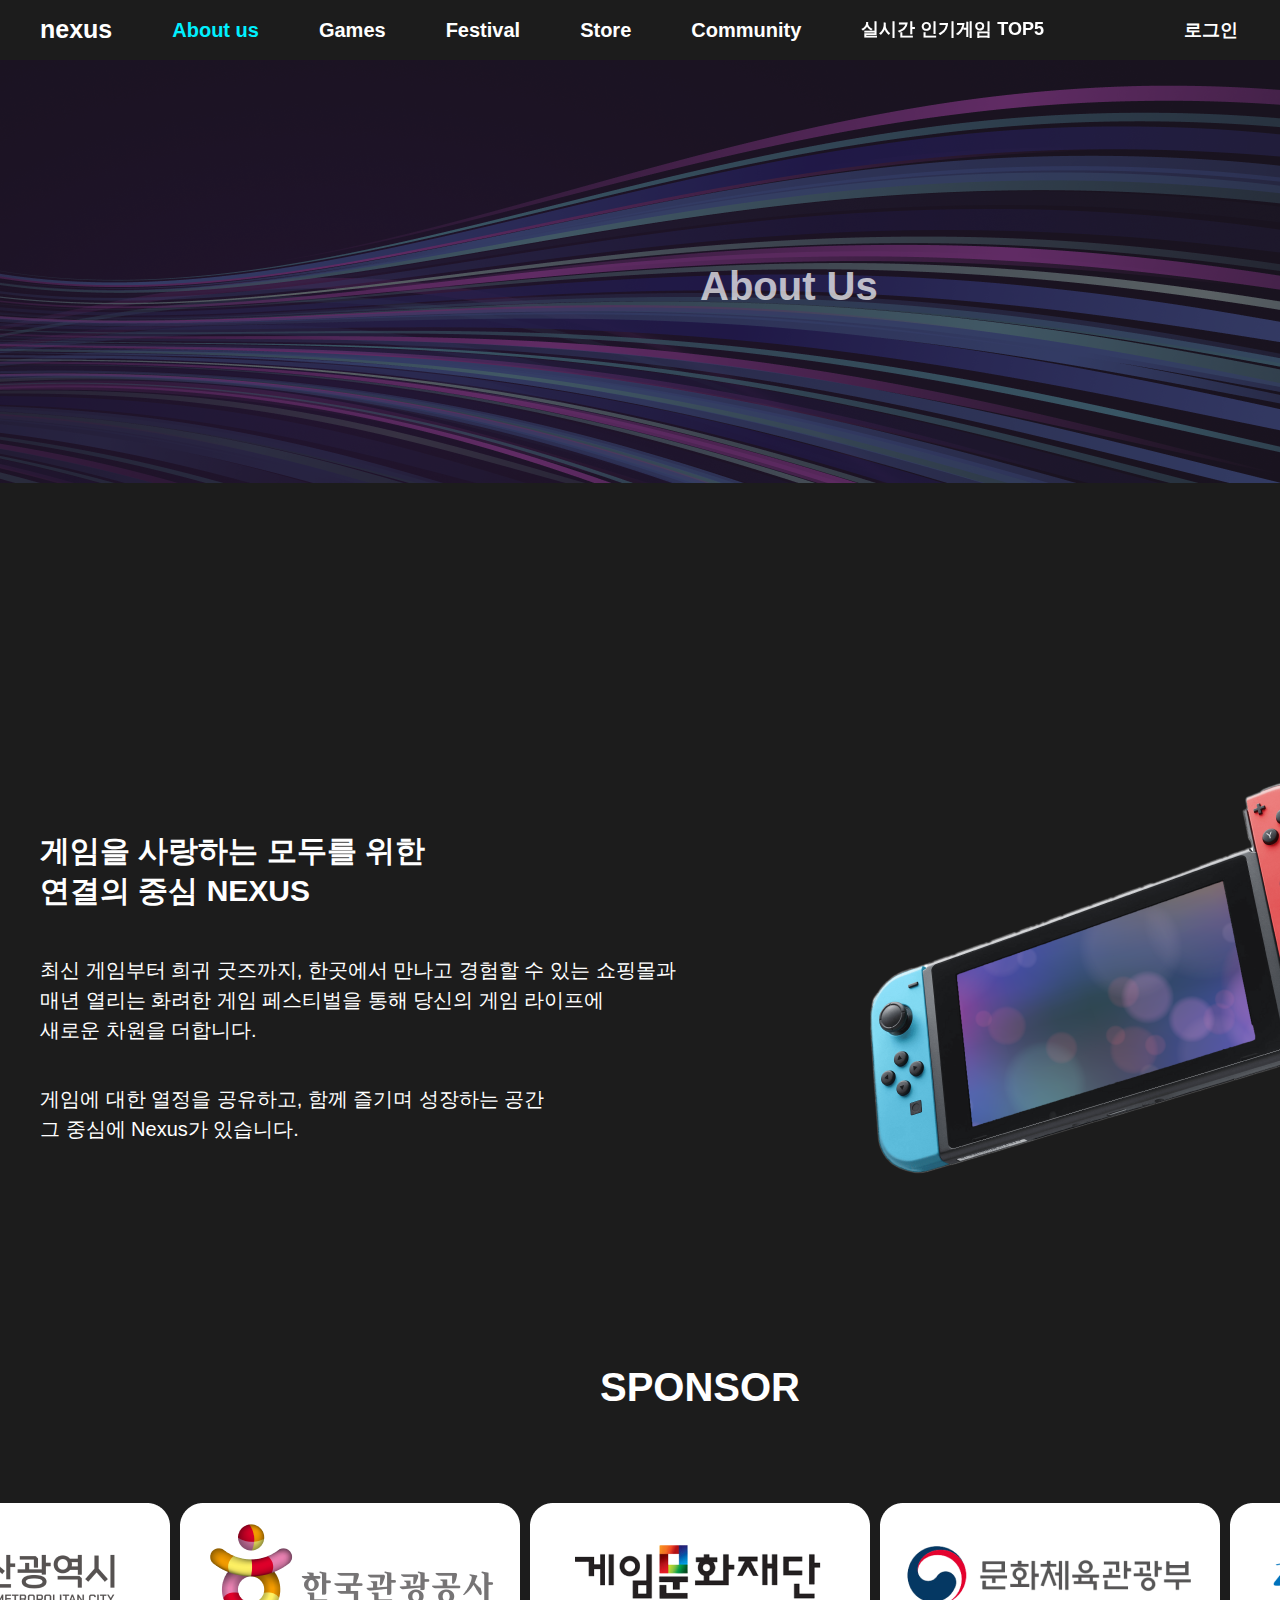
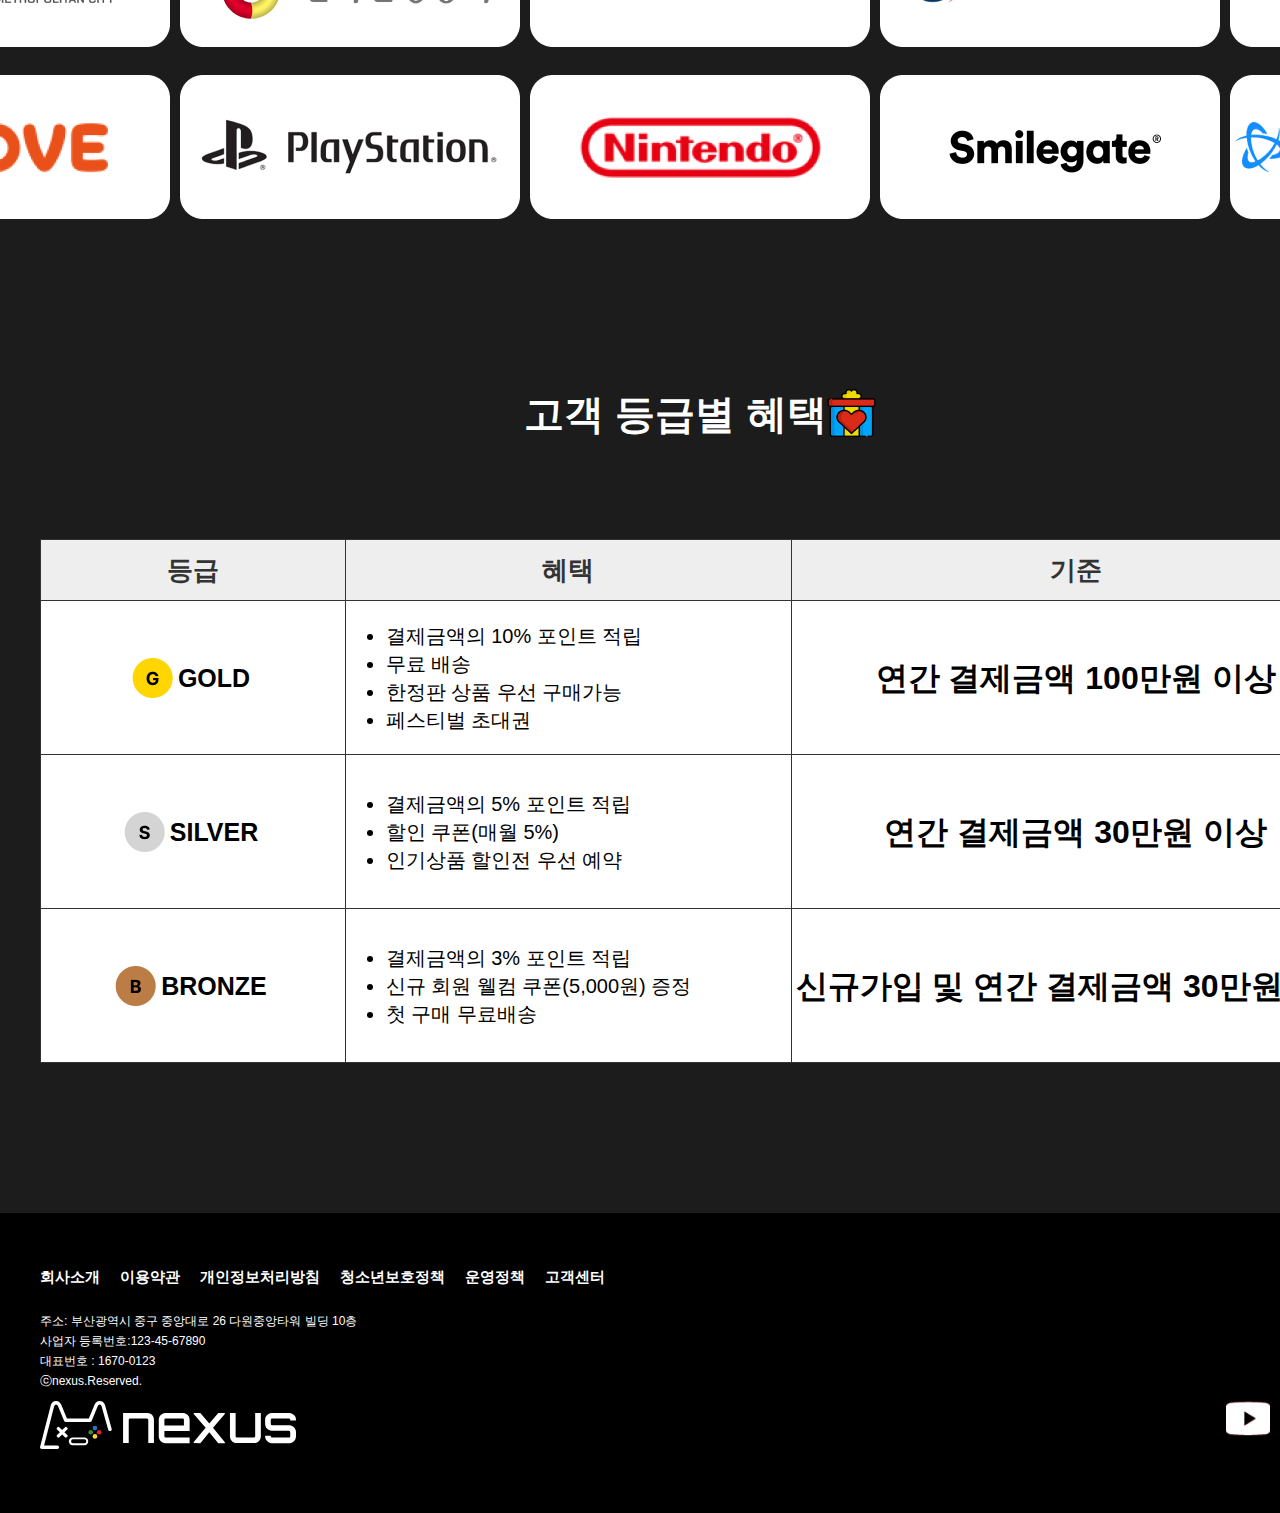
<file: sub_1.html>
<!DOCTYPE html>
<html lang="en">

<head>
    <meta charset="UTF-8">
    <meta name="viewport" content="width=1400">
    <title>NEXUS</title>
    <link rel="stylesheet" href="css/sub_1.css">
    <!-- Link Swiper's CSS -->
    <link rel="stylesheet" href="https://cdn.jsdelivr.net/npm/swiper@9/swiper-bundle.min.css">
    <!-- 16*16 사이즈로 -->

    <link rel="shortcut icon" href="images/favicon.svg" type="image/x-icon">
</head>

<body>
    <div id="wrap">
        <div id="header">
            <div class="header_inner">
                <div id="nav">
                    <ul class="menu top_font">
                        <li class="logo"><a href="index.html">nexus</a></li>
                        <li class="sub1"><a href="sub_1.html">About us</a></li>
                        <li class="sub2"><a href="sub_2.html">Games</a></li>
                        <li class="sub3"><a href="sub_3-1.html">Festival</a></li>
                        <li class="sub4"><a href="sub_4.html">Store</a></li>
                        <li class="sub5"><a href="sub_5.html">Community</a></li>
                        <li>
                            <div id="slide_wrap">
                                <!-- Swiper -->
                                <div class="swiper mySwiper1">
                                    <div class="swiper-wrapper">
                                        <div class="swiper-slide"><a href="javascript:return false;">실시간 인기게임 TOP5</a></div>
                                        <div class="swiper-slide"><a href="javascript:return false;">Top 1 스텔라블레이드</a></div>
                                        <div class="swiper-slide"><a href="javascript:return false;">Top 2 붉은사막</a></div>
                                        <div class="swiper-slide"><a href="javascript:return false;">Top 3 쓰론앤리버티</a></div>
                                        <div class="swiper-slide"><a href="javascript:return false;">Top 4 리그오브레전드</a></div>
                                        <div class="swiper-slide"><a href="javascript:return false;">Top 5 마리오카트8디럭스</a></div>
                                    </div>
                                </div>
                            </div>
                        </li>
                    </ul>
                    <ul class="link top_font">
                        <li>
                            <p>로그인</p>
                        </li>
                        <li>
                            <p>회원가입</p>
                        </li>
                        
                    </ul>
                </div>
            </div>
        </div>
        <div id="banner">
            <div class="img_wrap"></div>
            <div class="text_wrap">
                <p>About Us</p>
            </div>
        </div>
        <div id="section1">
            <div class="text_wrap">
                <p class="title">
                    게임을 사랑하는 모두를 위한
                    <br>연결의 중심 NEXUS
                </p>
                <p>
                    최신 게임부터 희귀 굿즈까지, 한곳에서 만나고 경험할 수 있는 쇼핑몰과
                    <br>매년 열리는 화려한 게임 페스티벌을 통해 당신의 게임 라이프에
                    <br>새로운 차원을 더합니다.
                </p>
                <p>
                    게임에 대한 열정을 공유하고, 함께 즐기며 성장하는 공간
                    <br>그 중심에 Nexus가 있습니다.
                </p>
            </div>
            <div class="img_wrap"><img src="images/sub1/nintendo.png" alt="nintendo"></div>
        </div>
        <div id="section2">
            <div class="title">
                <p>SPONSOR</p>
            </div>
            <div id="banner1" class="slide1">
                <!-- Swiper -->
                <div class="swiper mySwiper2" dir="ltr">
                    <div class="swiper-wrapper">
                        <div class="swiper-slide"><img src="images/sub1/top_1.png" alt=""></div>
                        <div class="swiper-slide"><img src="images/sub1/top_2.png" alt=""></div>
                        <div class="swiper-slide"><img src="images/sub1/top_3.png" alt=""></div>
                        <div class="swiper-slide"><img src="images/sub1/top_4.png" alt=""></div>
                        <div class="swiper-slide"><img src="images/sub1/top_5.png" alt=""></div>
                        <div class="swiper-slide"><img src="images/sub1/top_6.png" alt=""></div>
                        <div class="swiper-slide"><img src="images/sub1/top_1.png" alt=""></div>
                        <div class="swiper-slide"><img src="images/sub1/top_2.png" alt=""></div>
                        <div class="swiper-slide"><img src="images/sub1/top_3.png" alt=""></div>
                        <div class="swiper-slide"><img src="images/sub1/top_4.png" alt=""></div>
                        <div class="swiper-slide"><img src="images/sub1/top_5.png" alt=""></div>
                        <div class="swiper-slide"><img src="images/sub1/top_6.png" alt=""></div>
                    </div>
                </div>
            </div>
            <div id="banner2" class="slide2">
                <!-- Swiper -->
                <div class="swiper mySwiper3" dir="rtl">
                    <div class="swiper-wrapper">
                        <div class="swiper-slide"><img src="images/sub1/bottom_1.png" alt=""></div>
                        <div class="swiper-slide"><img src="images/sub1/bottom_2.png" alt=""></div>
                        <div class="swiper-slide"><img src="images/sub1/bottom_3.png" alt=""></div>
                        <div class="swiper-slide"><img src="images/sub1/bottom_4.png" alt=""></div>
                        <div class="swiper-slide"><img src="images/sub1/bottom_5.png" alt=""></div>
                        <div class="swiper-slide"><img src="images/sub1/bottom_6.png" alt=""></div>
                        <div class="swiper-slide"><img src="images/sub1/bottom_1.png" alt=""></div>
                        <div class="swiper-slide"><img src="images/sub1/bottom_2.png" alt=""></div>
                        <div class="swiper-slide"><img src="images/sub1/bottom_3.png" alt=""></div>
                        <div class="swiper-slide"><img src="images/sub1/bottom_4.png" alt=""></div>
                        <div class="swiper-slide"><img src="images/sub1/bottom_5.png" alt=""></div>
                        <div class="swiper-slide"><img src="images/sub1/bottom_6.png" alt=""></div>
                    </div>
                </div>
            </div>

        </div>
        <div id="section3">
            <div class="title">
                <p>고객 등급별 혜택</p>
                <div class="img_wrap"><img src="images/sub1/gift.png" alt="추천게임_star"></div>
            </div>
            <div class="table_wrap">
                <table>
                    <tr>
                        <th>등급</th>
                        <th>혜택</th>
                        <th>기준</th>
                    </tr>
                    <tr>
                        <td>
                            <div class="grade">
                                <img src="images/sub1/G.png" alt="g">
                                <P>GOLD</P>
                            </div>
                        </td>
                        <td>
                            <ul>
                                <li>결제금액의 10% 포인트 적립</li>
                                <li>무료 배송</li>
                                <li>한정판 상품 우선 구매가능</li>
                                <li>페스티벌  초대권</li>
                            </ul>
                        </td>
                        <td>
                            <h3>연간 결제금액 100만원 이상</h3>
                        </td>
                    </tr>
                    <tr>
                        <td>
                            <div class="grade">
                                <img src="images/sub1/S.png" alt="s">
                                <P>SILVER</P>
                            </div>
                        </td>
                        <td>
                            <ul>
                                <li>결제금액의 5% 포인트 적립</li>
                                <li>할인 쿠폰(매월 5%)</li>
                                <li>인기상품 할인전 우선 예약</li>
                            </ul>
                        </td>
                        <td>
                            <h3>연간 결제금액 30만원 이상</h3>
                        </td>
                    </tr>
                    <tr>
                        <td>
                            <div class="grade">
                                <img src="images/sub1/B.png" alt="b">
                                <P>BRONZE</P>
                            </div>
                        </td>
                        <td>
                            <ul>
                                <li>결제금액의 3% 포인트 적립</li>
                                <li>신규 회원 웰컴 쿠폰(5,000원) 증정</li>
                                <li>첫 구매 무료배송</li>
                            </ul>
                        </td>
                        <td>
                            <h3>신규가입 및 연간 결제금액 30만원 이하</h3>
                        </td>
                    </tr>
                </table>
            </div>
        </div>
        <div id="footer">
            <div class="footer_inner">
                <ul class="util">
                    <li>
                        <p>회사소개</p>
                    </li>
                    <li>
                        <p>이용약관</p>
                    </li>
                    <li>
                        <p>개인정보처리방침</p>
                    </li>
                    <li>
                        <p>청소년보호정책</p>
                    </li>
                    <li>
                        <p>운영정책</p>
                    </li>
                    <li>
                        <p>고객센터</p>
                    </li>
                </ul>
                <div class="text_wrap">
                    <p>주소: 부산광역시 중구 중앙대로 26 다원중앙타워 빌딩 10층</p>
                    <p>사업자 등록번호:123-45-67890</p>
                    <p>대표번호 : 1670-0123</p>
                    <p>ⓒnexus.Reserved. </p>
                </div>
                <div class="footer_bottom">
                    <div class="footerlogo">
                        <a href="index.html"><img src="images/footerLogo_white.svg" alt="footerLogo_white"></a>
                    </div>
                    <ul class="sns">
                        <li><a href="https://www.youtube.com/" target="_blank"><img src="images/main/유튭.png"
                                    alt="유튭"></a></li>
                        <li><a href="https://www.instagram.com/" target="_blank"><img src="images/main/인스타.png"
                                    alt="인스타"></a></li>
                        <li><a href="https://www.facebook.com/" target="_blank"><img src="images/main/페이스북.png"
                                    alt="페이스북"></a></li>
                    </ul>
                </div>
            </div>
        </div>
    </div>



    <script src="https://ajax.googleapis.com/ajax/libs/jquery/3.7.1/jquery.min.js"></script>
    <script src="https://cdn.jsdelivr.net/npm/swiper@9/swiper-bundle.min.js"></script>
    <script src="js/isotope.min.js"></script>
    <script src="js/nivo-lightbox.min.js"></script>
    <script src="js/core.js"></script>
    <script src="js/script.js"></script>

    <!--================= header slide start===============-->

    <!-- Initialize Swiper -->
    <script>
        var swiper = new Swiper(".mySwiper1", {
            direction: "vertical",
            slidesPerView: 1,
            spaceBetween: 0,
            autoplay: {     //자동슬라이드 (false-비활성화)
                delay: 2500, // 시간 설정
                disableOnInteraction: false, // false-스와이프 후 자동 재생
            },
            loop: true,   // 슬라이드 반복 여부
            loopAdditionalSlides: 1,
        });
    </script>
    <!--================= header slide end===============-->
    <!-- sponser -->
    <script>
        var swiper = new Swiper(".mySwiper2", {
            slidesPerView: 4,
            spaceBetween: 0,
            centeredSlides: true,
            loop: true,
            autoplay: {
                delay: 0,
                disableOnInteraction: false,
            },
            speed: 2500,
        });
    </script>
    <script>
        var swiper = new Swiper(".mySwiper3", {
            slidesPerView: 4,
            spaceBetween: 0,
            centeredSlides: true,
            loop: true,
            autoplay: {
                delay: 0,
                disableOnInteraction: false,
            },
            speed: 2500,
        });
    </script>
</body>

</html>
</file>
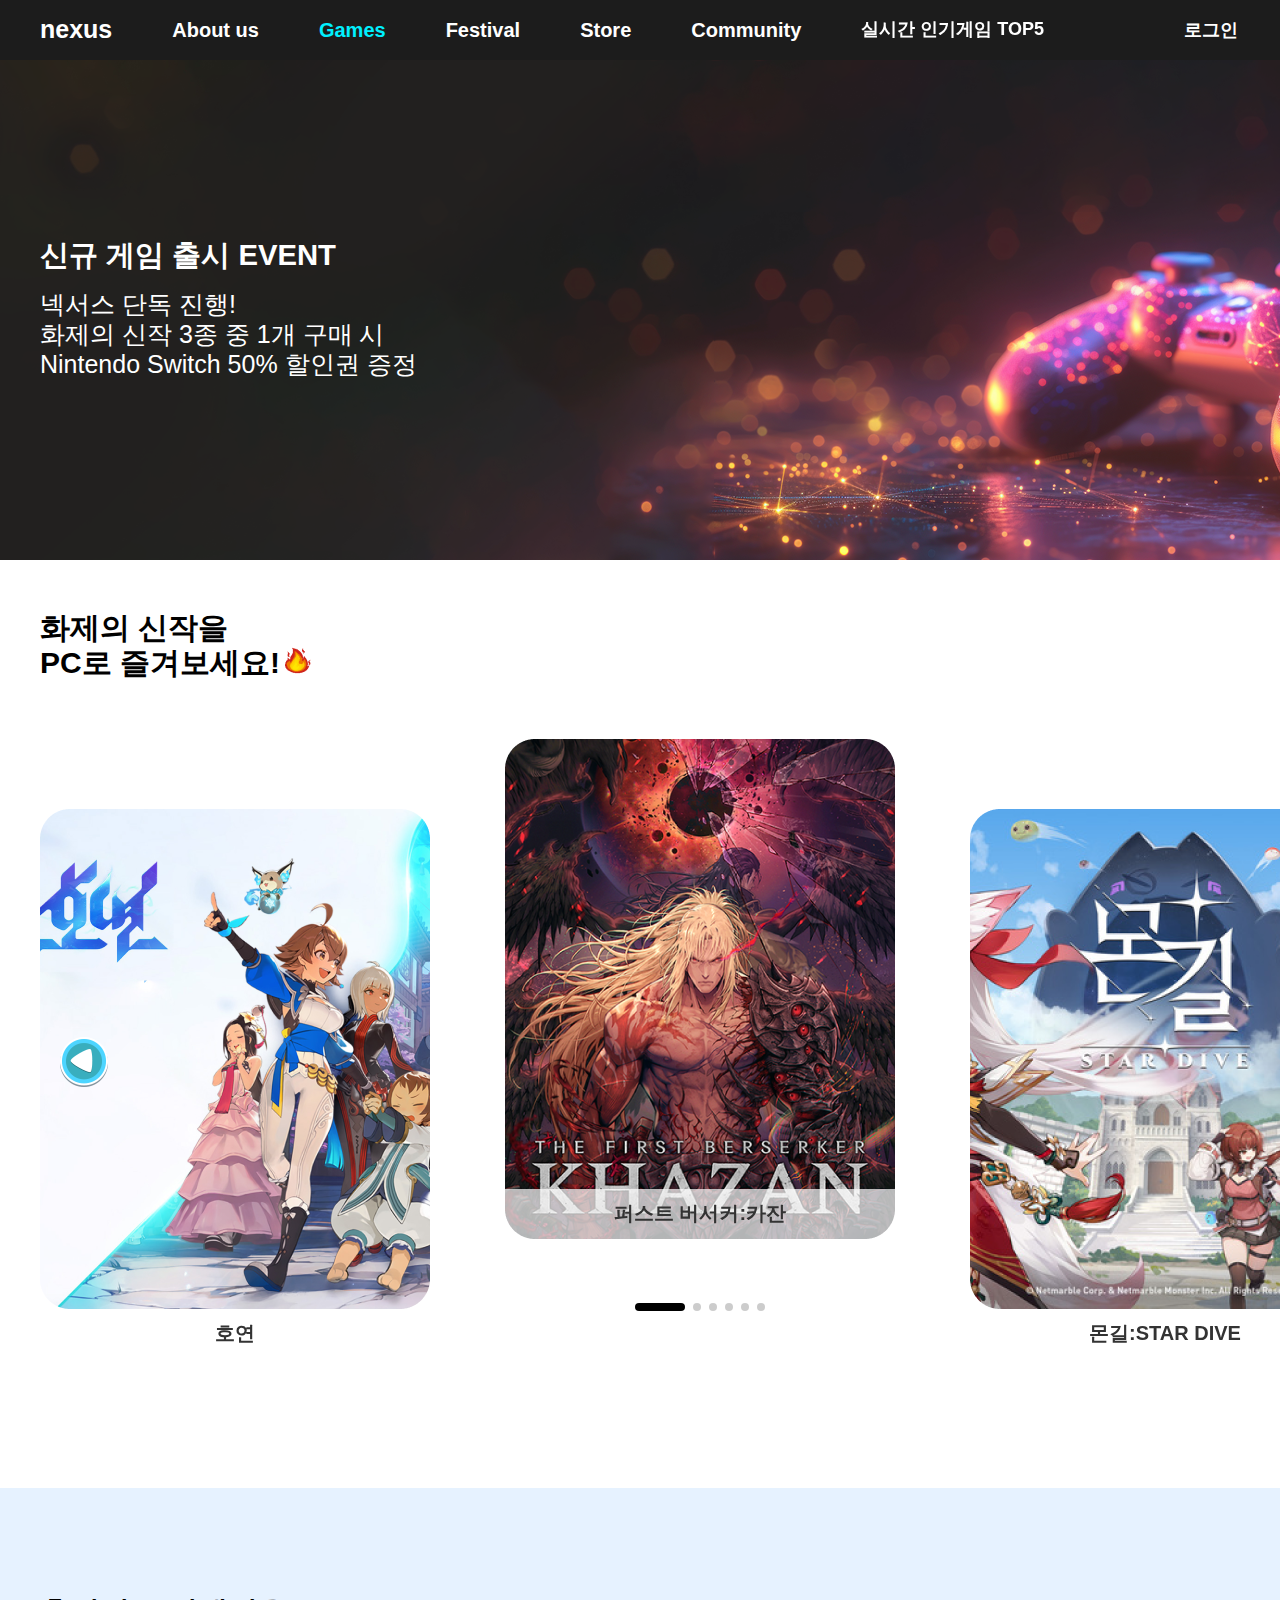
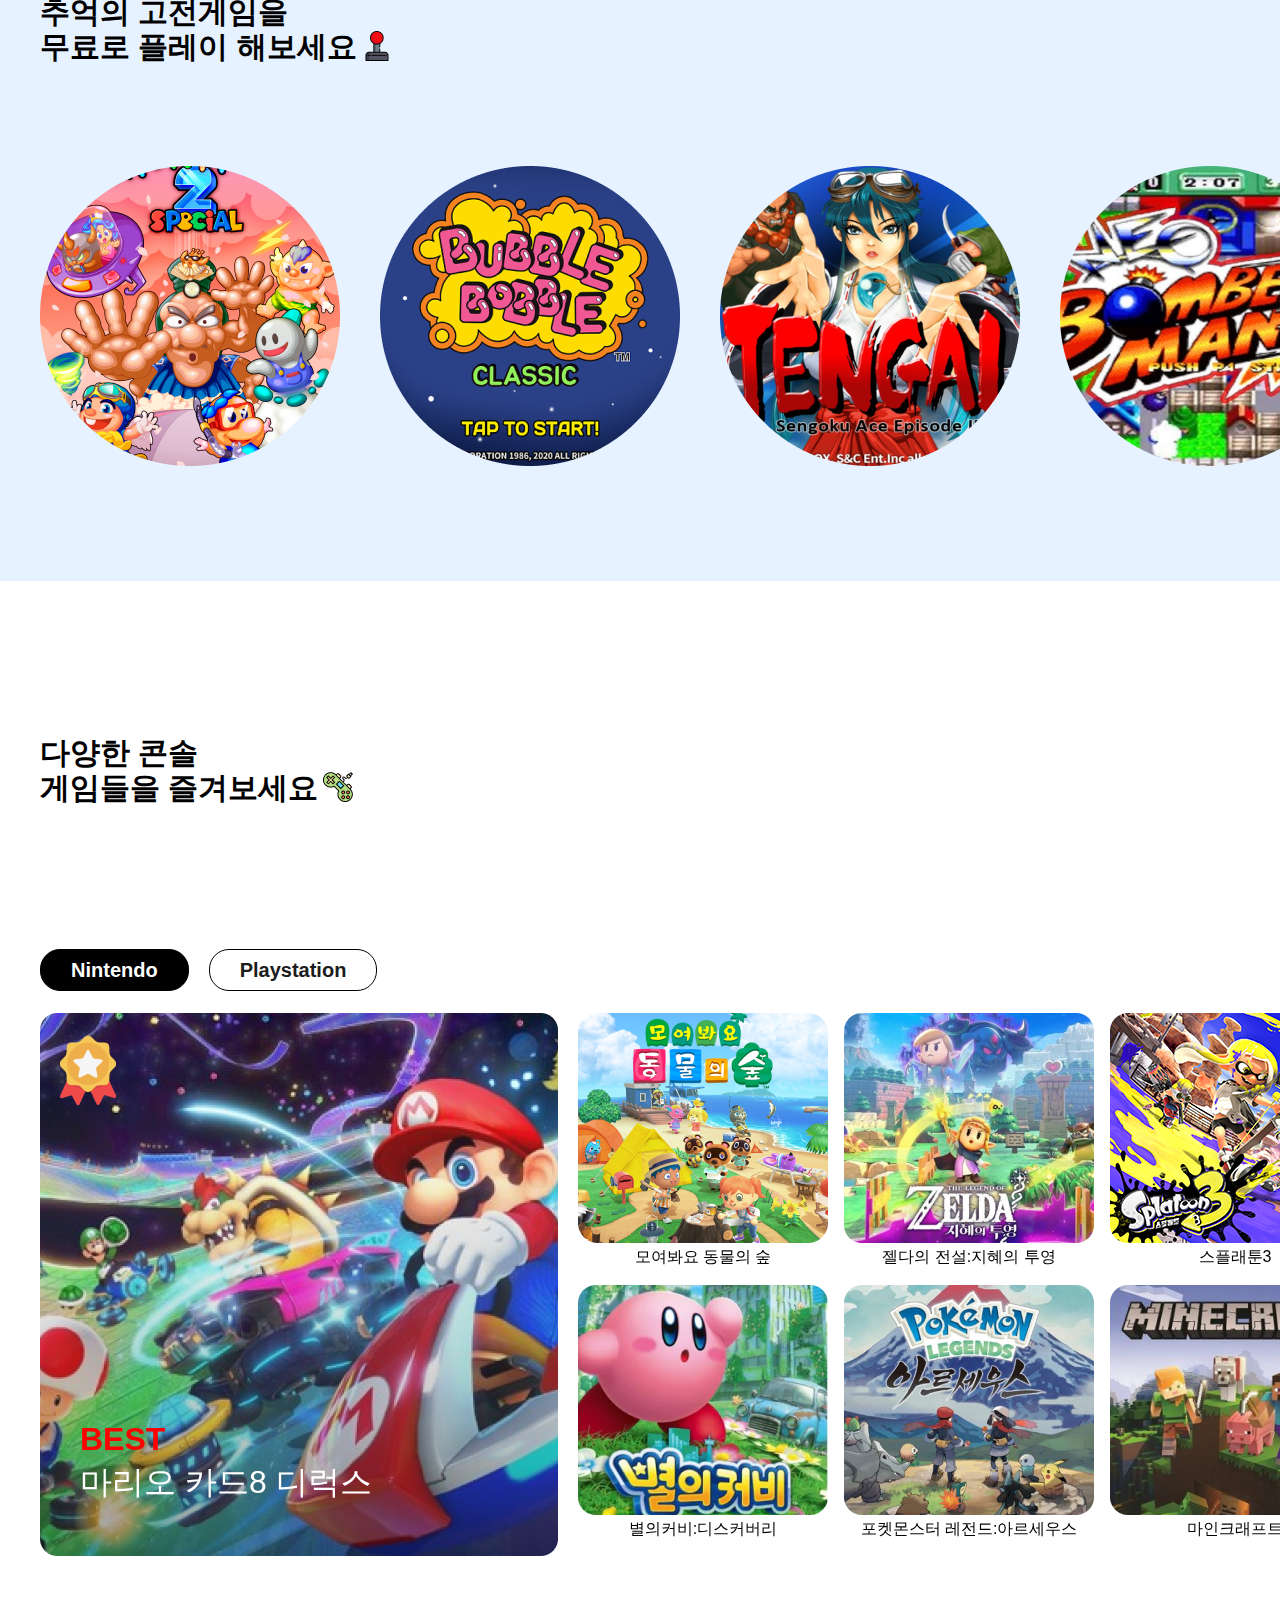
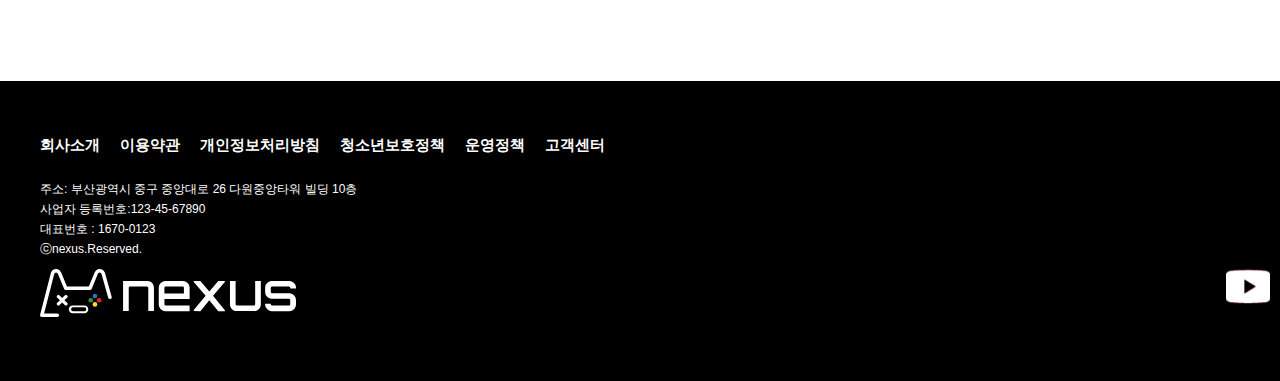
<file: sub_2.html>
<!DOCTYPE html>
<html lang="ko">

<head>
    <meta charset="UTF-8">
    <meta name="viewport" content="width=1400">
    <title>NEXUS</title>
    <link rel="stylesheet" href="css/sub_2.css">
    <!-- Link Swiper's CSS -->
    <link rel="stylesheet" href="https://cdn.jsdelivr.net/npm/swiper@9/swiper-bundle.min.css">
    <!-- favicon -->
    <link rel="shortcut icon" href="images/favicon.svg" type="image/x-icon">
</head>

<body>
    <div id="wrap">
        <div id="header">
            <div class="header_inner">
                <div id="nav">
                    <ul class="menu top_font">
                        <li class="logo"><a href="index.html">nexus</a></li>
                        <li class="sub1"><a href="sub_1.html">About us</a></li>
                        <li class="sub2"><a href="sub_2.html">Games</a></li>
                        <li class="sub3"><a href="sub_3-1.html">Festival</a></li>
                        <li class="sub4"><a href="sub_4.html">Store</a></li>
                        <li class="sub5"><a href="sub_5.html">Community</a></li>
                        <li>
                            <div id="slide_wrap">
                                <!-- Swiper -->
                                <div class="swiper mySwiper1">
                                    <div class="swiper-wrapper">
                                        <div class="swiper-slide"><a href="javascript:return false;">실시간 인기게임 TOP5</a>
                                        </div>
                                        <div class="swiper-slide"><a href="javascript:return false;">Top 1 스텔라블레이드</a>
                                        </div>
                                        <div class="swiper-slide"><a href="javascript:return false;">Top 2 붉은사막</a>
                                        </div>
                                        <div class="swiper-slide"><a href="javascript:return false;">Top 3 쓰론앤리버티</a>
                                        </div>
                                        <div class="swiper-slide"><a href="javascript:return false;">Top 4 리그오브레전드</a>
                                        </div>
                                        <div class="swiper-slide"><a href="javascript:return false;">Top 5 마리오카트8디럭스</a>
                                        </div>
                                    </div>
                                </div>
                            </div>
                        </li>
                    </ul>
                    <ul class="link top_font">
                        <li>
                            <p>로그인</p>
                        </li>
                        <li>
                            <p>회원가입</p>
                        </li>
                    </ul>
                </div>
            </div>
        </div>
        <div id="banner">
            <div class="banner_inner">
                <div class="text_wrap">
                    <h3>신규 게임 출시 EVENT</h3>
                    <p>
                        넥서스 단독 진행!
                        <br>화제의 신작 3종 중 1개 구매 시
                        <br>Nintendo Switch 50% 할인권 증정
                    </p>
                </div>
            </div>
        </div>
        <div id="section1">
            <div class="title">
                <p>
                    화제의 신작을
                    <br>PC로 즐겨보세요!
                </p>
                <div class="img_wrap"><img src="images/sub2/fire.png" alt="fire"></div>
            </div>
            <div class="contents">
                <div class="swiper-container">
                    <div class="swiper-wrapper">
                        <ul class="swiper-slide">
                            <li><a href="#">
                                    <div class="screen">
                                        <div class="bottom">
                                            <p>호연</p>
                                        </div>
                                        <img src="images/sub2/slide1.png" alt="1"></img>
                                    </div>
                                </a></li>
                        </ul>
                        <ul class="swiper-slide">
                            <li><a href="#">
                                    <div class="screen">
                                        <div class="bottom">
                                            <p>퍼스트 버서커:카잔</p>
                                        </div>
                                        <img src="images/sub2/slide2.png" alt="2"></img>
                                    </div>
                                </a></li>
                        </ul>
                        <ul class="swiper-slide">
                            <li><a href="#">
                                    <div class="screen">
                                        <div class="bottom">
                                            <p>몬길:STAR DIVE</p>
                                        </div>
                                        <img src="images/sub2/slide3.png" alt="3"></img>
                                    </div>
                                </a></li>
                        </ul>
                        <ul class="swiper-slide">
                            <li><a href="#">
                                    <div class="screen">
                                        <div class="bottom">
                                            <p>아스달 연대기</p>
                                        </div>
                                        <img src="images/sub2/slide4.png" alt="4"></img>
                                    </div>
                                </a></li>
                        </ul>
                        <ul class="swiper-slide">
                            <li><a href="#">
                                    <div class="screen">
                                        <div class="bottom">
                                            <p>세븐나이츠 리버스</p>
                                        </div>
                                        <img src="images/sub2/slide5.png" alt="5"></img>
                                    </div>
                                </a></li>
                        </ul>
                        <ul class="swiper-slide">
                            <li><a href="#">
                                    <div class="screen">
                                        <div class="bottom">
                                            <p>나혼자만 레벨업 어라이즈</p>
                                        </div>
                                        <img src="images/sub2/slide6.png" alt="6"></img>
                                    </div>
                                </a></li>
                        </ul>
                    </div>
                    <!-- Add Arrows -->
                    <div class="swiper-button-next"></div>
                    <div class="swiper-button-prev"></div>
                    <div class="swiper-pagination"></div>
                </div>
            </div>
        </div>
        <div id="section2">
            <div class="section2_inner">
                <div class="title">
                    <p>
                        추억의 고전게임을
                        <br>무료로 플레이 해보세요
                    </p>
                    <div class="img_wrap"><img src="images/sub2/joystick_595636 1.png" alt="joystick_595636"></div>
                </div>
                <ul class="free_games">
                    <li>
                        <div class="cover_wrap">
                            <div class="content_img">
                                <div class="img_wrap">
                                    <a href="javascript:return false;"><img src="images/sub2/free_1.png"
                                            alt="free_1"></a>
                                </div>
                            </div>
                            <div class="cover">
                                <p>
                                    SNOW BROS
                                    <br>2
                                    <br>SPECIAL
                                </p>
                            </div>
                        </div>
                    </li>
                    <li>
                        <div class="cover_wrap">
                            <div class="content_img">
                                <div class="img_wrap">
                                    <a href="javascript:return false;"><img src="images/sub2/free_2.png"
                                            alt="free_1"></a>
                                </div>
                            </div>
                            <div class="cover">
                                <p>
                                    BUBBLE BUBBLE
                                    <br>CLASSIC
                                </p>
                            </div>
                        </div>
                    </li>
                    <li>
                        <div class="cover_wrap">
                            <div class="content_img">
                                <div class="img_wrap">
                                    <a href="javascript:return false;"><img src="images/sub2/free_3.png"
                                            alt="free_1"></a>
                                </div>
                            </div>
                            <div class="cover">
                                <p>
                                    TENGAI
                                </p>
                            </div>
                        </div>
                    </li>
                    <li>
                        <div class="cover_wrap">
                            <div class="content_img">
                                <div class="img_wrap">
                                    <a href="javascript:return false;"><img src="images/sub2/free_4.png"
                                            alt="free_1"></a>
                                </div>
                            </div>
                            <div class="cover">
                                <p>
                                    BOMBER
                                    <br>MAN
                                </p>
                            </div>
                        </div>
                    </li>
                </ul>
            </div>
        </div>
        <div id="section3">
            <div class="title">
                <p>
                    다양한 콘솔
                    <br>게임들을 즐겨보세요
                </p>
                <div class="img_wrap"><img src="images/sub2/consol.png" alt="consol"></div>
            </div>
            <!-- tab -->
            <section class="gallery-sec" id="gallery">
                <ul class="filter-wrapper clearfix">
                    <li class="see">
                        <a class="selected" href="#" data-filter=".on">Nintendo</a>
                    </li>
                    <li>
                        <a href="#" data-filter=".off">Playstation</a>
                    </li>
                </ul>
                <div class="iso-box-wrapper">
                    <div class="iso-box on">
                        <div class="gallery-thumb">
                            <ul class="game_list best_game">
                                <li>
                                    <div class="img_wrap">
                                        <img src="images/sub2/Group 192.png" alt="best1">
                                    </div>
                                    <div class="game_img_wrap"><img src="images/sub2/Untitled-2 1.png" alt="best_icon"></div>
                                    <div class="game_text_wrap">
                                        <p class="best_text">BEST</p>
                                        <p class="game_title">마리오 카드8 디럭스</p>
                                    </div>
                                </li>
                            </ul>
                            <ul class="game_list sub_game">
                                <li>
                                    <div class="img_wrap">
                                        <img src="images/sub2/best2.png" alt="best2">
                                    </div>
                                    <div class="game_text_wrap">
                                        <p class="game_title">모여봐요 동물의 숲</p>
                                    </div>
                                </li>
                                <li>
                                    <div class="img_wrap">
                                        <img src="images/sub2/best3.png" alt="best3">
                                    </div>
                                    <div class="game_text_wrap">
                                        <p class="game_title">젤다의 전설:지혜의 투영</p>
                                    </div>
                                </li>
                                <li>
                                    <div class="img_wrap">
                                        <img src="images/sub2/best4.png" alt="best4">
                                    </div>
                                    <div class="game_text_wrap">
                                        <p class="game_title">스플래툰3</p>
                                    </div>
                                </li>
                                <li>
                                    <div class="img_wrap">
                                        <img src="images/sub2/best5.png" alt="best5">
                                    </div>
                                    <div class="game_text_wrap">
                                        <p class="game_title">별의커비:디스커버리</p>
                                    </div>
                                </li>
                                <li>
                                    <div class="img_wrap">
                                        <img src="images/sub2/best6.png" alt="best6">
                                    </div>
                                    <div class="game_text_wrap">
                                        <p class="game_title">포켓몬스터 레전드:아르세우스</p>
                                    </div>
                                </li>
                                <li>
                                    <div class="img_wrap">
                                        <img src="images/sub2/best7.png" alt="best7">
                                    </div>
                                    <div class="game_text_wrap">
                                        <p class="game_title">마인크래프트</p>
                                    </div>
                                </li>
                            </ul>
                        </div>
                    </div>
                    <div class="iso-box off">
                        <div class="gallery-thumb">
                            <ul class="game_list best_game">
                                <li>
                                    <div class="img_wrap">
                                        <img src="images/sub2/ps1.png" alt="ps1">
                                    </div>
                                    <div class="game_img_wrap"><img src="images/sub2/Untitled-2 1.png" alt="best_icon"></div>
                                    <div class="game_text_wrap">
                                        <p class="best_text">BEST</p>
                                        <p class="game_title">스파이더맨2</p>
                                    </div>
                                </li>
                            </ul>
                            <ul class="game_list sub_game">
                                <li>
                                    <div class="img_wrap">
                                        <img src="images/sub2/ps2.png" alt="ps2">
                                    </div>
                                    <div class="game_text_wrap">
                                        <p class="game_title">엘든링</p>
                                    </div>
                                </li>
                                <li>
                                    <div class="img_wrap">
                                        <img src="images/sub2/ps3.png" alt="ps3">
                                    </div>
                                    <div class="game_text_wrap">
                                        <p class="game_title">스텔라 블레이드</p>
                                    </div>
                                </li>
                                <li>
                                    <div class="img_wrap">
                                        <img src="images/sub2/ps4.png" alt="ps4">
                                    </div>
                                    <div class="game_text_wrap">
                                        <p class="game_title">더 위쳐 3: 와일드 헌트</p>
                                    </div>
                                </li>
                                <li>
                                    <div class="img_wrap">
                                        <img src="images/sub2/ps5.png" alt="ps5">
                                    </div>
                                    <div class="game_text_wrap">
                                        <p class="game_title">몬스터 헌터 월드: 아이스본</p>
                                    </div>
                                </li>
                                <li>
                                    <div class="img_wrap">
                                        <img src="images/sub2/ps6.png" alt="ps6">
                                    </div>
                                    <div class="game_text_wrap">
                                        <p class="game_title">퍼스트 버서커: 카잔</p>
                                    </div>
                                </li>
                                <li>
                                    <div class="img_wrap">
                                        <img src="images/sub2/ps7.png" alt="ps7">
                                    </div>
                                    <div class="game_text_wrap">
                                        <p class="game_title">아스트로 봇</p>
                                    </div>
                                </li>
                            </ul>
                        </div>
                    </div>
                </div>
            </section>
        </div>
        <div id="footer">
            <div class="footer_inner">
                <ul class="util">
                    <li>
                        <p>회사소개</p>
                    </li>
                    <li>
                        <p>이용약관</p>
                    </li>
                    <li>
                        <p>개인정보처리방침</p>
                    </li>
                    <li>
                        <p>청소년보호정책</p>
                    </li>
                    <li>
                        <p>운영정책</p>
                    </li>
                    <li>
                        <p>고객센터</p>
                    </li>
                </ul>
                <div class="text_wrap">
                    <p>주소: 부산광역시 중구 중앙대로 26 다원중앙타워 빌딩 10층</p>
                    <p>사업자 등록번호:123-45-67890</p>
                    <p>대표번호 : 1670-0123</p>
                    <p>ⓒnexus.Reserved. </p>
                </div>
                <div class="footer_bottom">
                    <div class="footerlogo">
                        <a href="index.html"><img src="images/footerLogo_white.svg" alt="footerLogo_white"></a>
                    </div>
                    <ul class="sns">
                        <li><a href="https://www.youtube.com/" target="_blank"><img src="images/main/유튭.png"
                                    alt="유튭"></a></li>
                        <li><a href="https://www.instagram.com/" target="_blank"><img src="images/main/인스타.png"
                                    alt="인스타"></a></li>
                        <li><a href="https://www.facebook.com/" target="_blank"><img src="images/main/페이스북.png"
                                    alt="페이스북"></a></li>
                    </ul>
                </div>
            </div>
        </div>
    </div>

    <script src="https://ajax.googleapis.com/ajax/libs/jquery/3.7.1/jquery.min.js"></script>
    <script src="https://cdn.jsdelivr.net/npm/swiper@9/swiper-bundle.min.js"></script>
    <script src="js/isotope.min.js"></script>
    <script src="js/nivo-lightbox.min.js"></script>
    <script src="js/core.js"></script>
    <script src="js/script.js"></script>
    <!--================= header slide start===============-->

    <!-- Initialize Swiper -->
    <script>
        var swiper = new Swiper(".mySwiper1", {
            direction: "vertical",
            slidesPerView: 1,
            spaceBetween: 0,
            autoplay: {     //자동슬라이드 (false-비활성화)
                delay: 2500, // 시간 설정
                disableOnInteraction: false, // false-스와이프 후 자동 재생
            },
            loop: true,   // 슬라이드 반복 여부
            loopAdditionalSlides: 1,
        });
    </script>
    <!--================= header slide end===============-->

    <!-- pc game slide -->
    <script>
        var swiper = new Swiper('.swiper-container', {
            slidesPerView: 3,
            spaceBetween: 75,
            observer: true,
            observeParents: true,
            pagination: {
                el: ".swiper-pagination",
                clickable: true,//아래점 클릭이동 가능
            },
            loop: true,
            speed: 500,
            autoplay: {
                delay: 2000,
                disableOnInteraction: false,
            },
            pagination: {
                el: ".swiper-pagination",
                clickable: true,
            },
            navigation: {
                nextEl: '.swiper-button-next',
                prevEl: '.swiper-button-prev',
            },
        });
    </script>
</body>

</html>
</file>
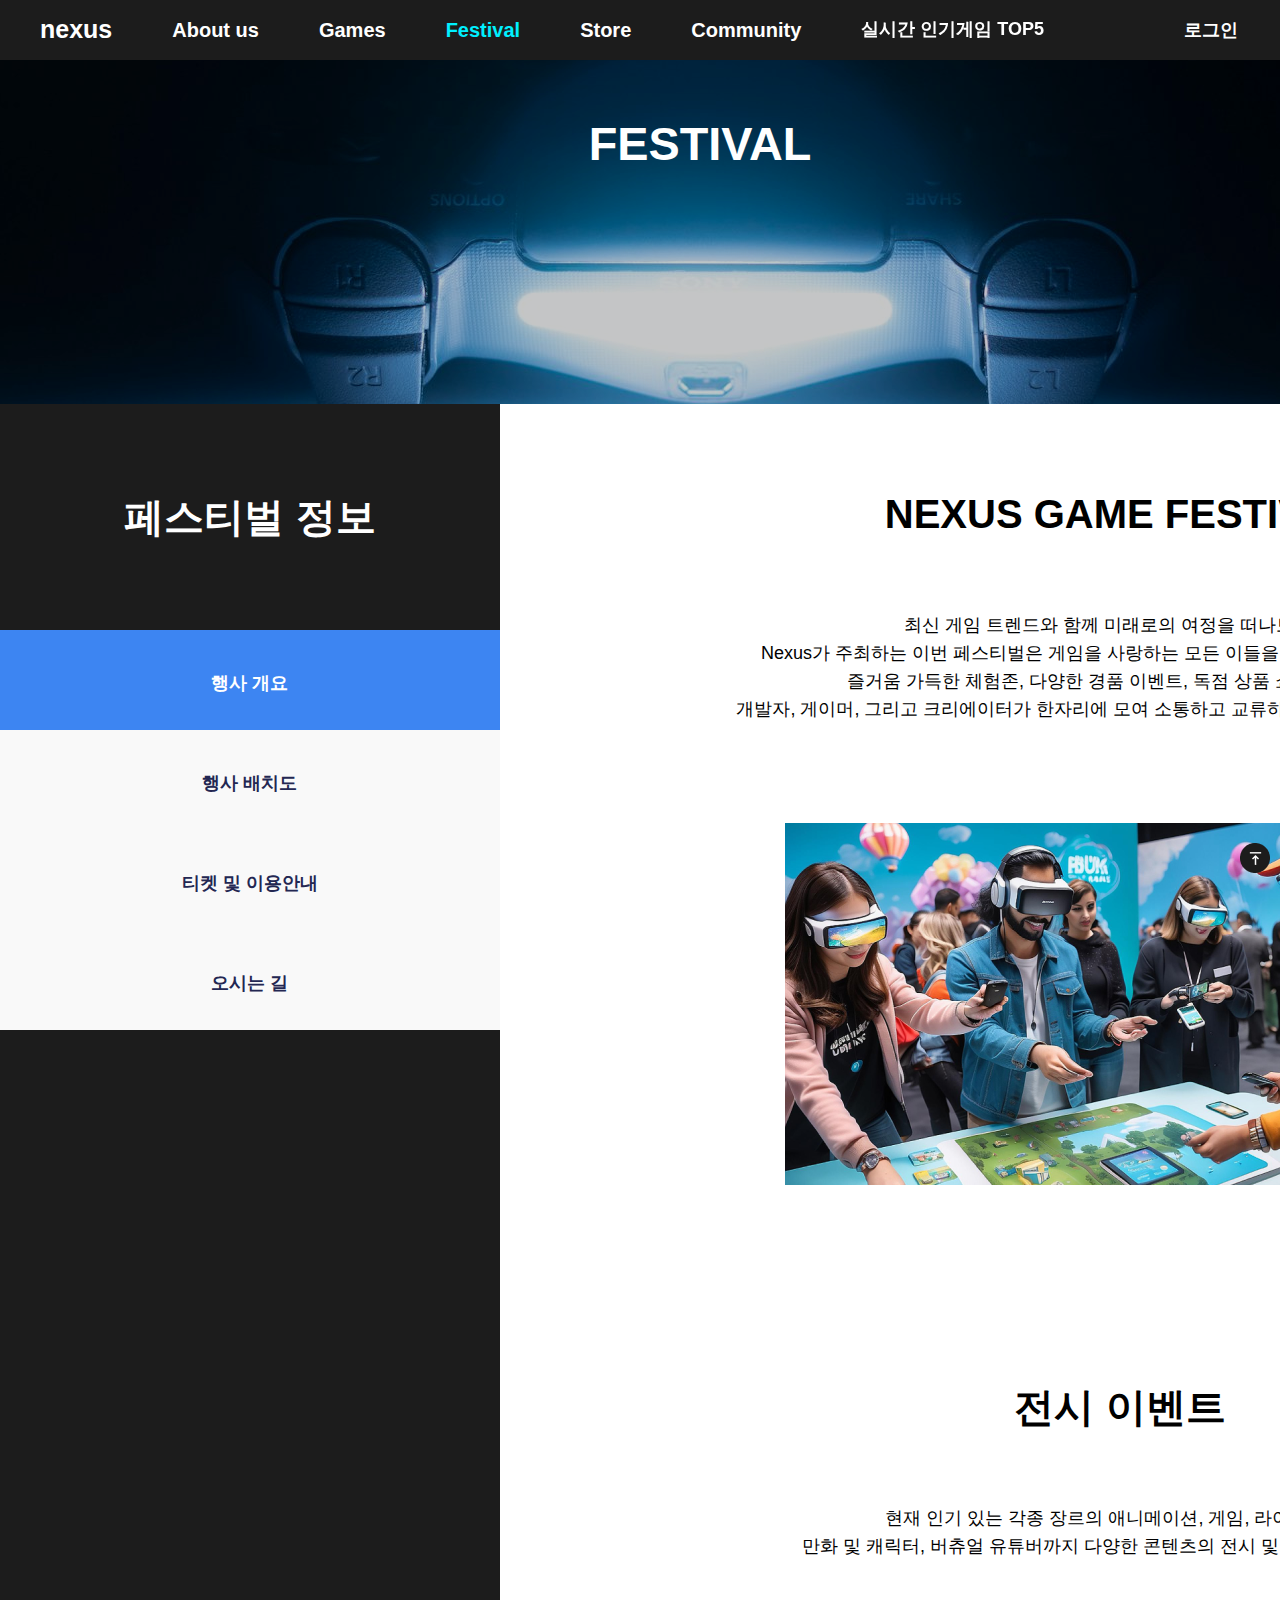
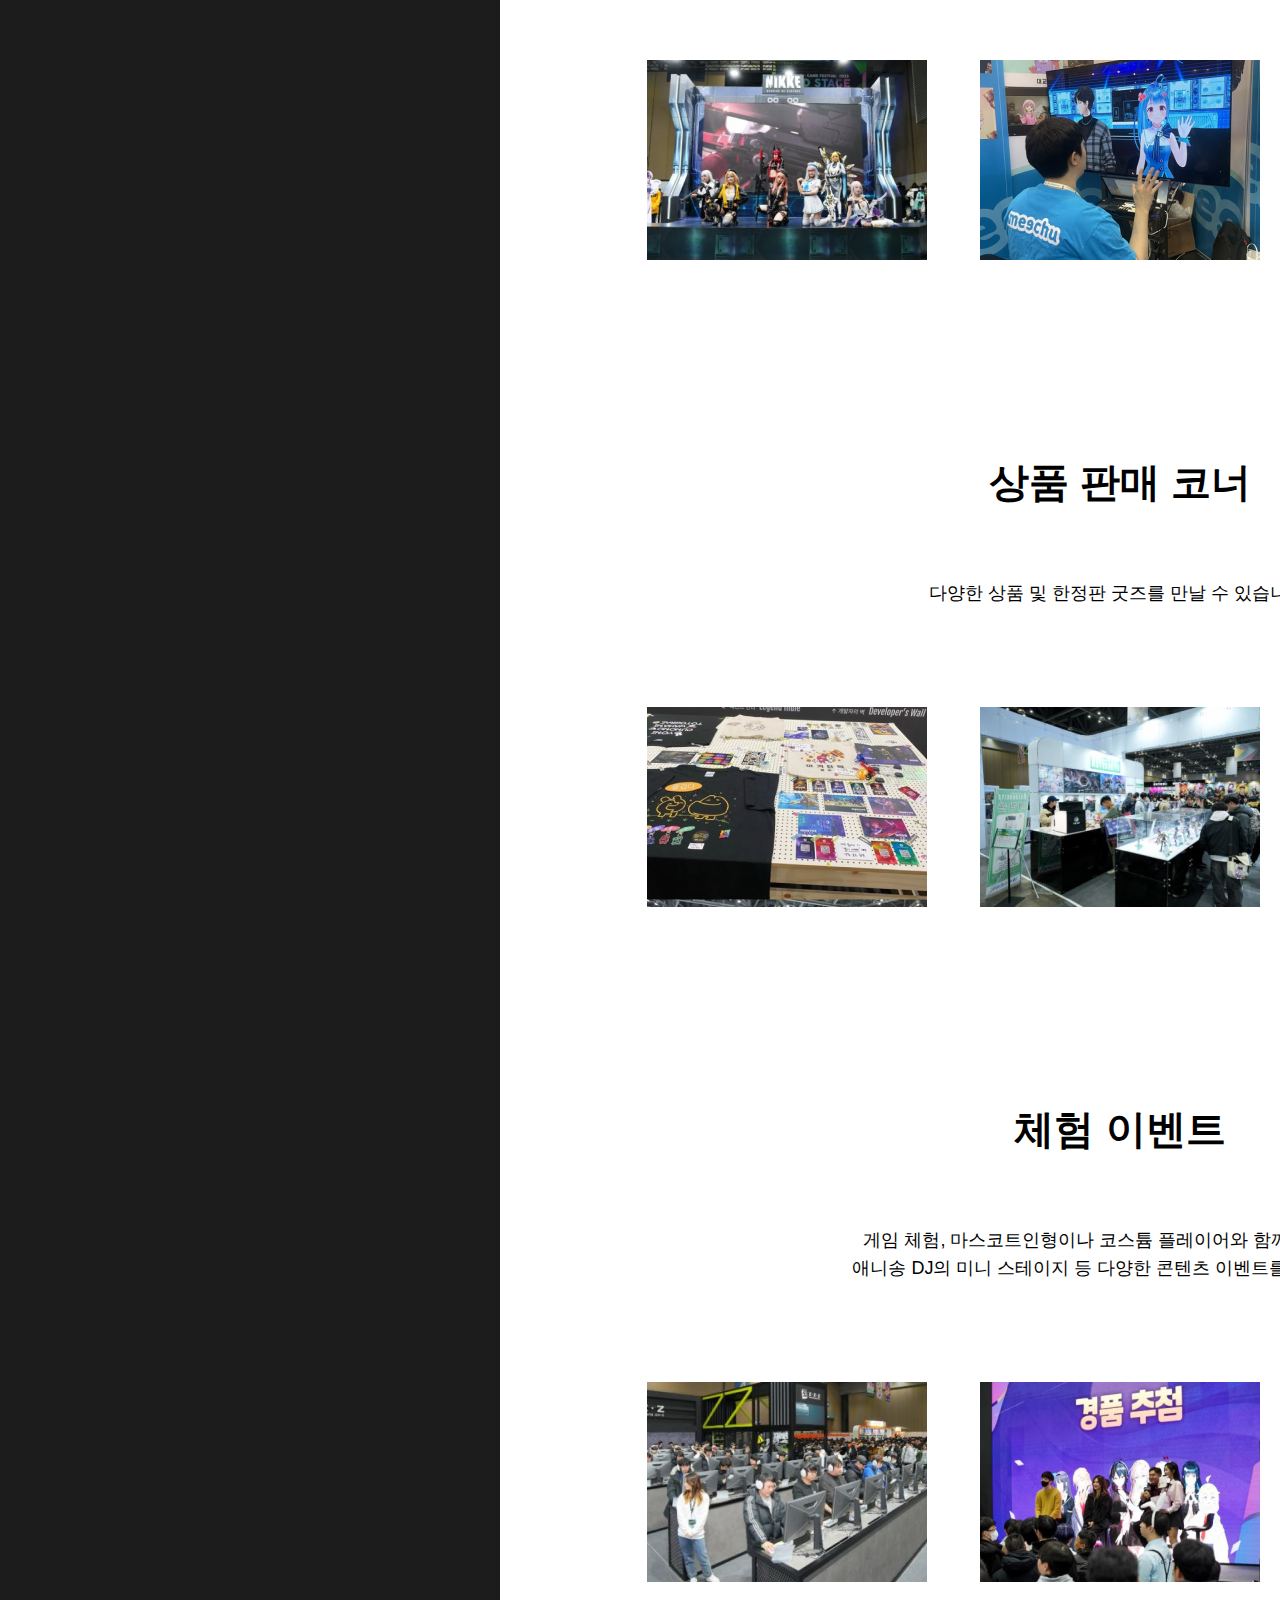
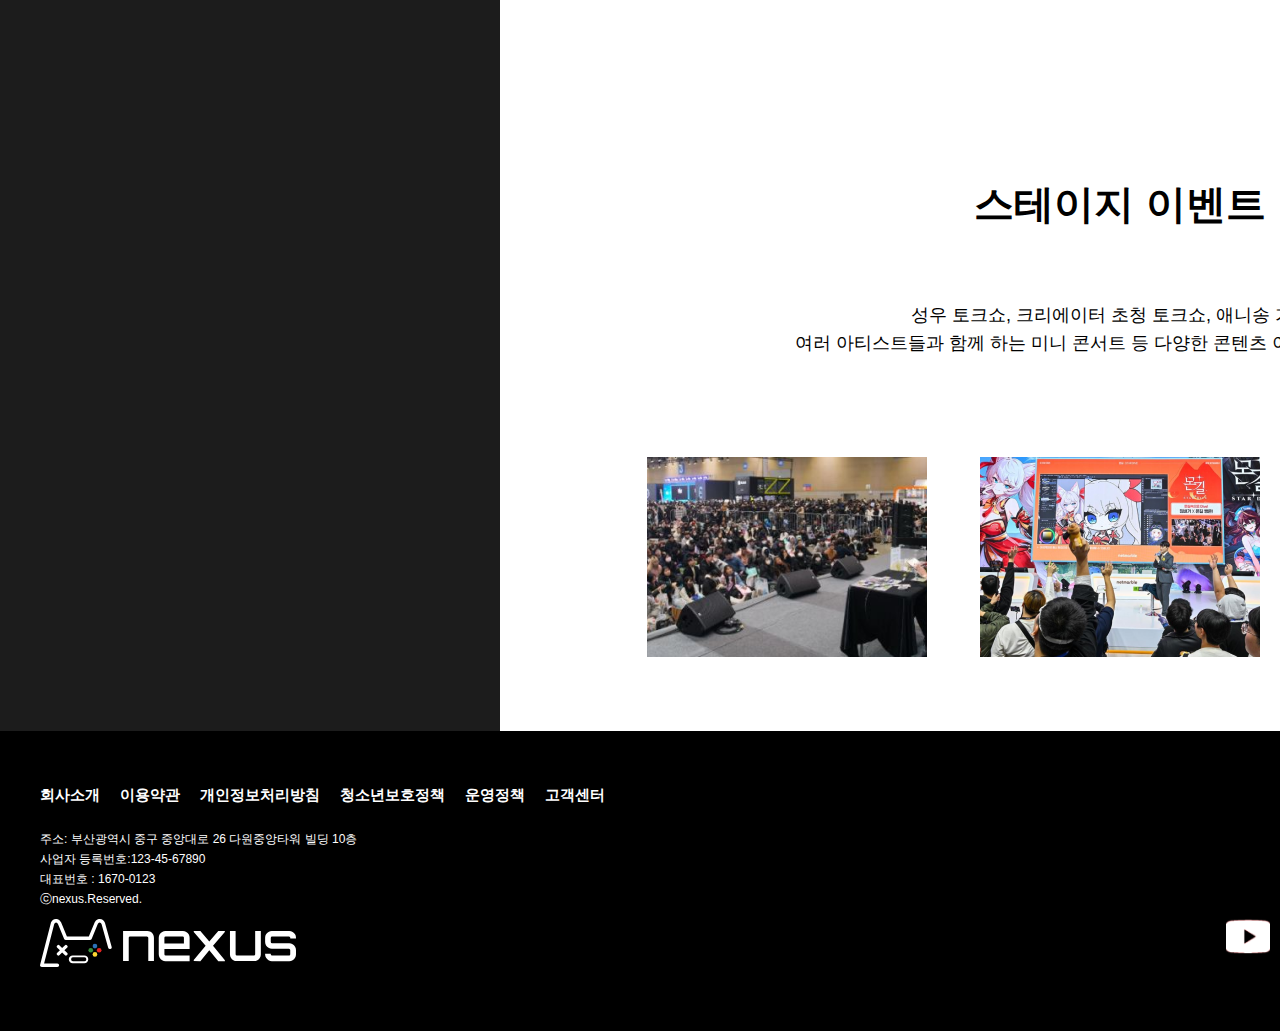
<file: sub_3-1.html>
<!DOCTYPE html>
<html lang="ko">

<head>
    <meta charset="UTF-8">
    <meta name="viewport" content="width=1400">
    <title>NEXUS</title>
    <link rel="stylesheet" href="css/sub_3-1.css">
    <!-- Link Swiper's CSS -->
    <link rel="stylesheet" href="https://cdn.jsdelivr.net/npm/swiper@9/swiper-bundle.min.css">
    <!-- favicon -->
    <link rel="shortcut icon" href="images/favicon.svg" type="image/x-icon">
</head>

<body>
    <div id="wrap">
        <div id="header">
            <div class="header_inner">
                <div id="nav">
                    <ul class="menu top_font">
                        <li class="logo"><a href="index.html">nexus</a></li>
                        <li class="sub1"><a href="sub_1.html">About us</a></li>
                        <li class="sub2"><a href="sub_2.html">Games</a></li>
                        <li class="sub3"><a href="sub_3-1.html">Festival</a></li>
                        <li class="sub4"><a href="sub_4.html">Store</a></li>
                        <li class="sub5"><a href="sub_5.html">Community</a></li>
                        <li>
                            <div id="slide_wrap">
                                <!-- Swiper -->
                                <div class="swiper mySwiper1">
                                    <div class="swiper-wrapper">
                                        <div class="swiper-slide"><a href="javascript:return false;">실시간 인기게임 TOP5</a>
                                        </div>
                                        <div class="swiper-slide"><a href="javascript:return false;">Top 1 스텔라블레이드</a>
                                        </div>
                                        <div class="swiper-slide"><a href="javascript:return false;">Top 2 붉은사막</a>
                                        </div>
                                        <div class="swiper-slide"><a href="javascript:return false;">Top 3 쓰론앤리버티</a>
                                        </div>
                                        <div class="swiper-slide"><a href="javascript:return false;">Top 4 리그오브레전드</a>
                                        </div>
                                        <div class="swiper-slide"><a href="javascript:return false;">Top 5 마리오카트8디럭스</a>
                                        </div>
                                    </div>
                                </div>
                            </div>
                        </li>
                    </ul>
                    <ul class="link top_font">
                        <li>
                            <p>로그인</p>
                        </li>
                        <li>
                            <p>회원가입</p>
                        </li>
                    </ul>
                </div>
            </div>
        </div>
        <div id="banner">
            <div class="text_wrap">
                <h3>FESTIVAL</h3>
            </div>
        </div>
        <div id="section1">
            <div class="lnb">
                <div class="title">
                    <p>페스티벌 정보</p>
                </div>
                <ul>
                    <li class="select"><a href="sub_3-1.html#section1" >행사 개요</a></li>
                    <li><a href="sub_3-2.html#section1">행사 배치도</a></li>
                    <li><a href="sub_3-3.html#section1">티켓 및 이용안내</a></li>
                    <li><a href="sub_3-4.html#section1">오시는 길</a></li>
                </ul>
            </div>
            <div class="content">
                <h1 class="title">NEXUS GAME FESTIVAL</h1>
                <p>
                    최신 게임 트렌드와 함께 미래로의 여정을 떠나보세요!
                    <br>Nexus가 주최하는 이번 페스티벌은 게임을 사랑하는 모든 이들을 위한 특별한 축제입니다.
                    <br>즐거움 가득한 체험존, 다양한 경품 이벤트, 독점 상품 쇼핑 기회까지!
                    <br>개발자, 게이머, 그리고 크리에이터가 한자리에 모여 소통하고 교류하는 최고의 장을 제공합니다.
                </p>
                <div class="img_wrap"><img src="images/sub3-1/festival_1.png" alt="festival_1"></div>
                <ul>
                    <li>
                        <h1 class="title">전시 이벤트</h1>
                        <p>
                            현재 인기 있는 각종 장르의 애니메이션, 게임, 라이트 노벨,
                            <br>만화 및 캐릭터, 버츄얼 유튜버까지 다양한 콘텐츠의 전시 및 홍보가 진행됩니다.
                        </p>
                        <div class="img_flex">
                            <div class="img_wrap"><img src="images/sub3-1/festival_2.png" alt="festival_2"></div>
                            <div class="img_wrap"><img src="images/sub3-1/festival_3.png" alt="festival_3"></div>
                            <div class="img_wrap"><img src="images/sub3-1/festival_4.png" alt="festival_4"></div>
                        </div>
                    </li>
                    <li>
                        <h1 class="title">상품 판매 코너</h1>
                        <p>
                            다양한 상품 및 한정판 굿즈를 만날 수 있습니다.
                        </p>
                        <div class="img_flex">
                            <div class="img_wrap"><img src="images/sub3-1/festival_5.png" alt="festival_5"></div>
                            <div class="img_wrap"><img src="images/sub3-1/festival_6.png" alt="festival_6"></div>
                            <div class="img_wrap"><img src="images/sub3-1/festival_7.png" alt="festival_7"></div>
                        </div>
                    </li>
                    <li>
                        <h1 class="title">체험 이벤트</h1>
                        <p>
                            게임 체험, 마스코트인형이나 코스튬 플레이어와 함께 사진 촬영,
                            <br>애니송 DJ의 미니 스테이지 등 다양한 콘텐츠 이벤트를 즐겨보세요.
                        </p>
                        <div class="img_flex">
                            <div class="img_wrap"><img src="images/sub3-1/festival_8.png" alt="festival_8"></div>
                            <div class="img_wrap"><img src="images/sub3-1/festival_9.png" alt="festival_9"></div>
                            <div class="img_wrap"><img src="images/sub3-1/festival_10.png" alt="festival_10"></div>
                        </div>
                    </li>
                    <li>
                        <h1 class="title">스테이지 이벤트</h1>
                        <p>
                            성우 토크쇼, 크리에이터 초청 토크쇼, 애니송 가수나
                            <br>여러 아티스트들과 함께 하는 미니 콘서트 등 다양한 콘텐츠 이벤트를 즐겨보세요.
                        </p>
                        <div class="img_flex">
                            <div class="img_wrap"><img src="images/sub3-1/festival_11.png" alt="festival_11"></div>
                            <div class="img_wrap"><img src="images/sub3-1/festival_12.png" alt="festival_12"></div>
                            <div class="img_wrap"><img src="images/sub3-1/festival_13.png" alt="festival_13"></div>
                        </div>
                    </li>
                </ul>
            </div>
        </div>
        <a class="Top" href="sub_3-1.html#header"><img src="images/sub3-1/Top.png" alt="Top"></a>
        <div id="footer">
            <div class="footer_inner">
                <ul class="util">
                    <li>
                        <p>회사소개</p>
                    </li>
                    <li>
                        <p>이용약관</p>
                    </li>
                    <li>
                        <p>개인정보처리방침</p>
                    </li>
                    <li>
                        <p>청소년보호정책</p>
                    </li>
                    <li>
                        <p>운영정책</p>
                    </li>
                    <li>
                        <p>고객센터</p>
                    </li>
                </ul>
                <div class="text_wrap">
                    <p>주소: 부산광역시 중구 중앙대로 26 다원중앙타워 빌딩 10층</p>
                    <p>사업자 등록번호:123-45-67890</p>
                    <p>대표번호 : 1670-0123</p>
                    <p>ⓒnexus.Reserved. </p>
                </div>
                <div class="footer_bottom">
                    <div class="footerlogo">
                        <a href="index.html"><img src="images/footerLogo_white.svg" alt="footerLogo_white"></a>
                    </div>
                    <ul class="sns">
                        <li><a href="https://www.youtube.com/" target="_blank"><img src="images/main/유튭.png"
                                    alt="유튭"></a></li>
                        <li><a href="https://www.instagram.com/" target="_blank"><img src="images/main/인스타.png"
                                    alt="인스타"></a></li>
                        <li><a href="https://www.facebook.com/" target="_blank"><img src="images/main/페이스북.png"
                                    alt="페이스북"></a></li>
                    </ul>
                </div>
            </div>
        </div>
    </div>


    <script src="https://ajax.googleapis.com/ajax/libs/jquery/3.7.1/jquery.min.js"></script>
    <script src="https://cdn.jsdelivr.net/npm/swiper@9/swiper-bundle.min.js"></script>
    <script src="js/isotope.min.js"></script>
    <script src="js/nivo-lightbox.min.js"></script>
    <script src="js/core.js"></script>
    <script src="js/script.js"></script>
    <!--================= header slide start===============-->

    <!-- Initialize Swiper -->
    <script>
        var swiper = new Swiper(".mySwiper1", {
            direction: "vertical",
            slidesPerView: 1,
            spaceBetween: 0,
            autoplay: {     //자동슬라이드 (false-비활성화)
                delay: 2500, // 시간 설정
                disableOnInteraction: false, // false-스와이프 후 자동 재생
            },
            loop: true,   // 슬라이드 반복 여부
            loopAdditionalSlides: 1,
        });
    </script>
    <!--================= header slide end===============-->

</body>
</file>
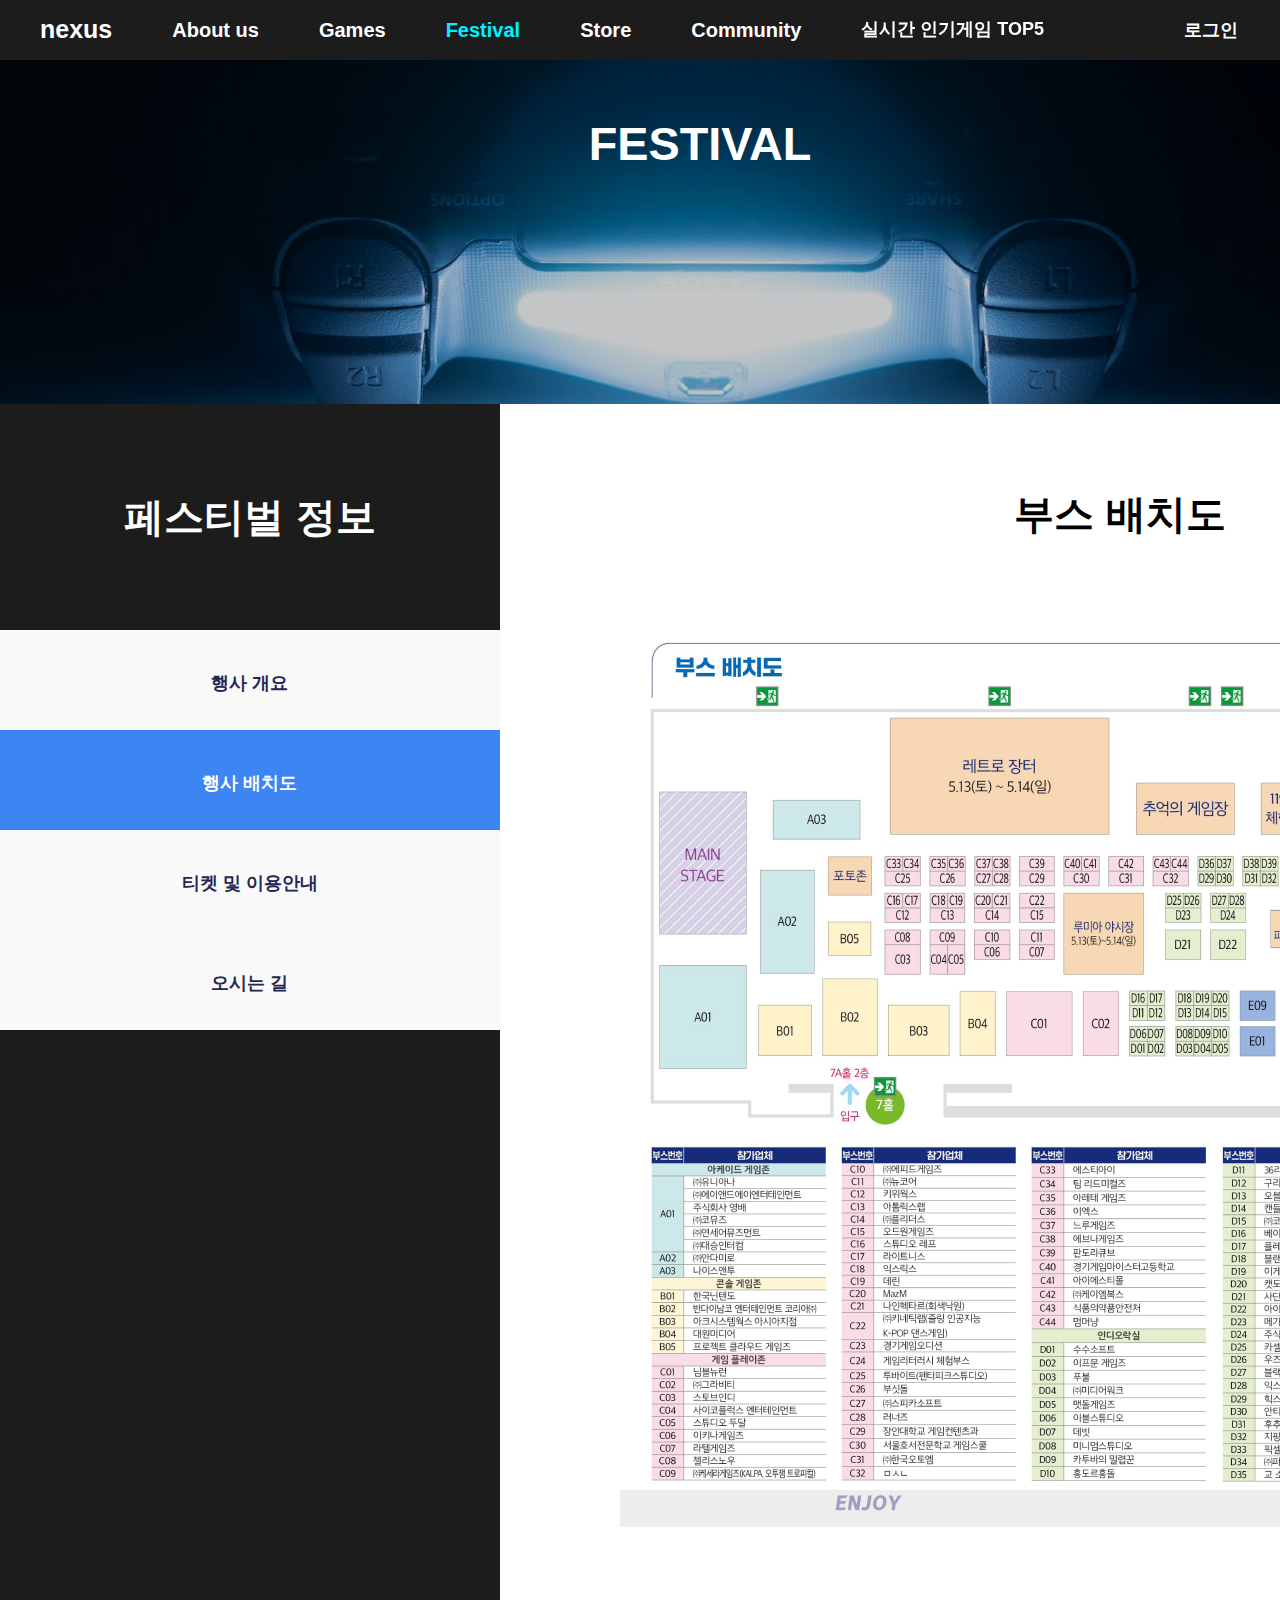
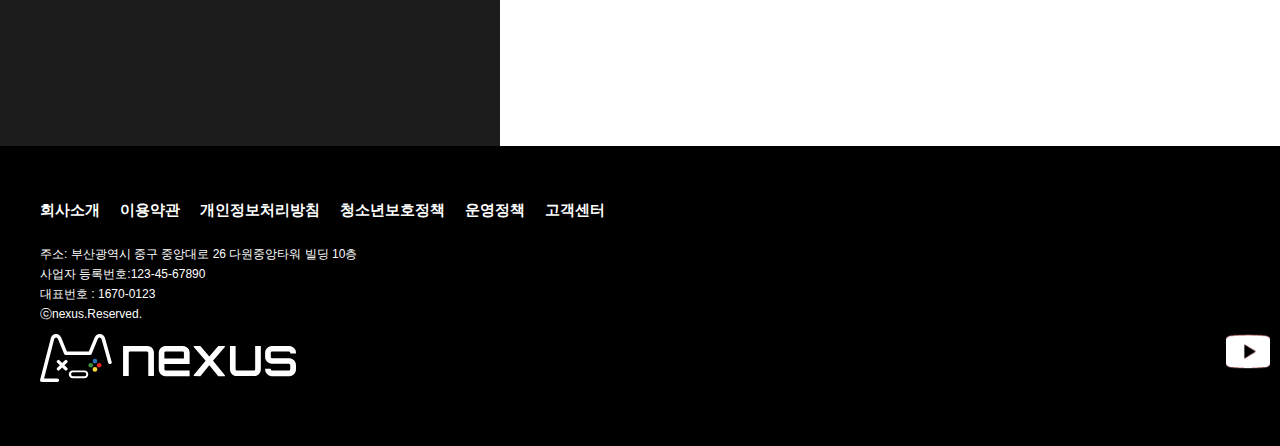
<file: sub_3-2.html>
<!DOCTYPE html>
<html lang="ko">

<head>
    <meta charset="UTF-8">
    <meta name="viewport" content="width=1400">
    <title>NEXUS</title>
    <link rel="stylesheet" href="css/sub_3-2.css">
    <!-- Link Swiper's CSS -->
    <link rel="stylesheet" href="https://cdn.jsdelivr.net/npm/swiper@9/swiper-bundle.min.css">
    <!-- favicon -->
    <link rel="shortcut icon" href="images/favicon.svg" type="image/x-icon">
</head>

<body>
    <div id="wrap">
        <div id="header">
            <div class="header_inner">
                <div id="nav">
                    <ul class="menu top_font">
                        <li class="logo"><a href="index.html">nexus</a></li>
                        <li class="sub1"><a href="sub_1.html">About us</a></li>
                        <li class="sub2"><a href="sub_2.html">Games</a></li>
                        <li class="sub3"><a href="sub_3-1.html">Festival</a></li>
                        <li class="sub4"><a href="sub_4.html">Store</a></li>
                        <li class="sub5"><a href="sub_5.html">Community</a></li>
                        <li>
                            <div id="slide_wrap">
                                <!-- Swiper -->
                                <div class="swiper mySwiper1">
                                    <div class="swiper-wrapper">
                                        <div class="swiper-slide"><a href="javascript:return false;">실시간 인기게임 TOP5</a>
                                        </div>
                                        <div class="swiper-slide"><a href="javascript:return false;">Top 1 스텔라블레이드</a>
                                        </div>
                                        <div class="swiper-slide"><a href="javascript:return false;">Top 2 붉은사막</a>
                                        </div>
                                        <div class="swiper-slide"><a href="javascript:return false;">Top 3 쓰론앤리버티</a>
                                        </div>
                                        <div class="swiper-slide"><a href="javascript:return false;">Top 4 리그오브레전드</a>
                                        </div>
                                        <div class="swiper-slide"><a href="javascript:return false;">Top 5 마리오카트8디럭스</a>
                                        </div>
                                    </div>
                                </div>
                            </div>
                        </li>
                    </ul>
                    <ul class="link top_font">
                        <li>
                            <p>로그인</p>
                        </li>
                        <li>
                            <p>회원가입</p>
                        </li>
                    </ul>
                </div>
            </div>
        </div>
        <div id="banner">
            <div class="text_wrap">
                <h3>FESTIVAL</h3>
            </div>
        </div>
        <div id="section1">
            <div class="lnb">
                <div class="title">
                    <p>페스티벌 정보</p>
                </div>
                <ul>
                    <li><a href="sub_3-1.html#section1">행사 개요</a></li>
                    <li class="select"><a href="sub_3-2.html#section1">행사 배치도</a></li>
                    <li><a href="sub_3-3.html#section1">티켓 및 이용안내</a></li>
                    <li><a href="sub_3-4.html#section1">오시는 길</a></li>
                </ul>
            </div>
            <div class="content">
                <h1 class="title">부스 배치도</h1>
                <img src="images/sub3-2/부스배치도.png" alt="부스배치도">
            </div>
        </div>
        <div id="footer">
            <div class="footer_inner">
                <ul class="util">
                    <li>
                        <p>회사소개</p>
                    </li>
                    <li>
                        <p>이용약관</p>
                    </li>
                    <li>
                        <p>개인정보처리방침</p>
                    </li>
                    <li>
                        <p>청소년보호정책</p>
                    </li>
                    <li>
                        <p>운영정책</p>
                    </li>
                    <li>
                        <p>고객센터</p>
                    </li>
                </ul>
                <div class="text_wrap">
                    <p>주소: 부산광역시 중구 중앙대로 26 다원중앙타워 빌딩 10층</p>
                    <p>사업자 등록번호:123-45-67890</p>
                    <p>대표번호 : 1670-0123</p>
                    <p>ⓒnexus.Reserved. </p>
                </div>
                <div class="footer_bottom">
                    <div class="footerlogo">
                        <a href="index.html"><img src="images/footerLogo_white.svg" alt="footerLogo_white"></a>
                    </div>
                    <ul class="sns">
                        <li><a href="https://www.youtube.com/" target="_blank"><img src="images/main/유튭.png"
                                    alt="유튭"></a></li>
                        <li><a href="https://www.instagram.com/" target="_blank"><img src="images/main/인스타.png"
                                    alt="인스타"></a></li>
                        <li><a href="https://www.facebook.com/" target="_blank"><img src="images/main/페이스북.png"
                                    alt="페이스북"></a></li>
                    </ul>
                </div>
            </div>
        </div>
    </div>


    <script src="https://ajax.googleapis.com/ajax/libs/jquery/3.7.1/jquery.min.js"></script>
    <script src="https://cdn.jsdelivr.net/npm/swiper@9/swiper-bundle.min.js"></script>
    <script src="js/isotope.min.js"></script>
    <script src="js/nivo-lightbox.min.js"></script>
    <script src="js/core.js"></script>
    <script src="js/script.js"></script>
    <!--================= header slide start===============-->

    <!-- Initialize Swiper -->
    <script>
        var swiper = new Swiper(".mySwiper1", {
            direction: "vertical",
            slidesPerView: 1,
            spaceBetween: 0,
            autoplay: {     //자동슬라이드 (false-비활성화)
                delay: 2500, // 시간 설정
                disableOnInteraction: false, // false-스와이프 후 자동 재생
            },
            loop: true,   // 슬라이드 반복 여부
            loopAdditionalSlides: 1,
        });
    </script>
    <!--================= header slide end===============-->
</body>
</file>
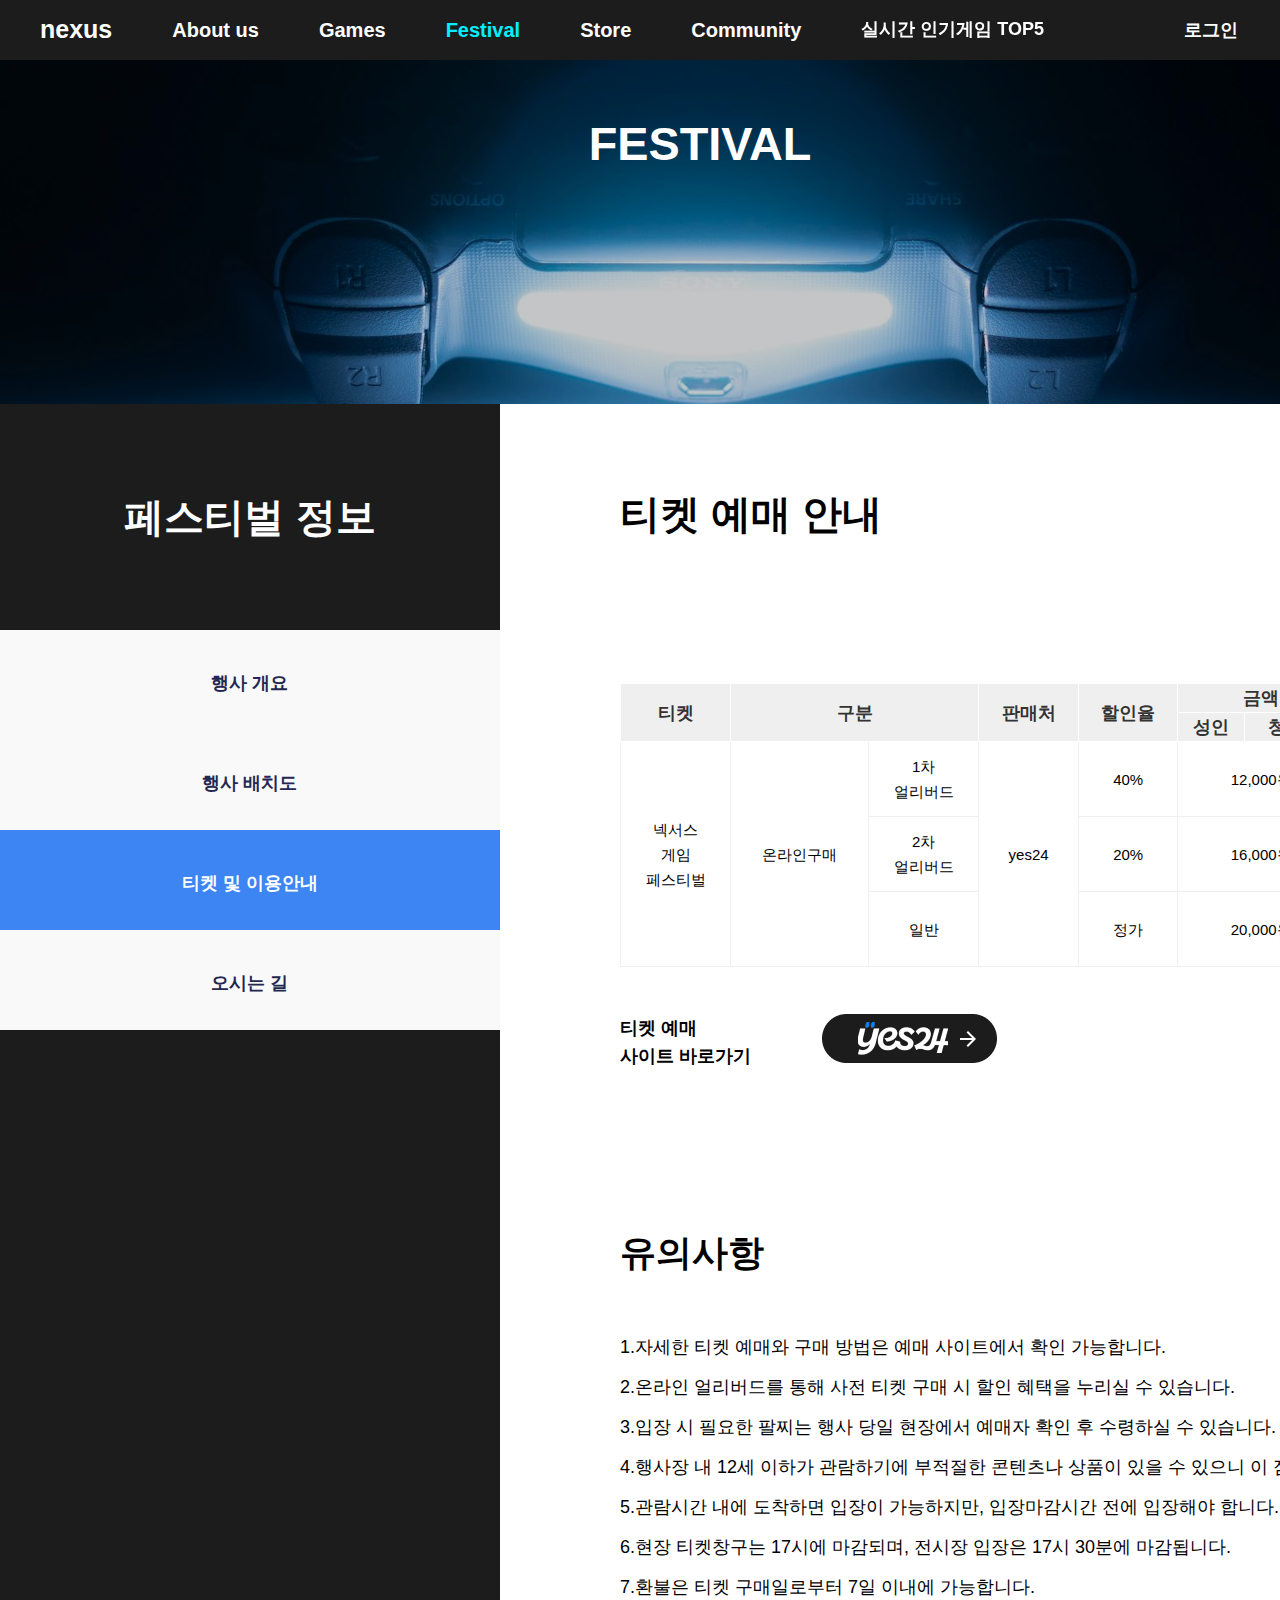
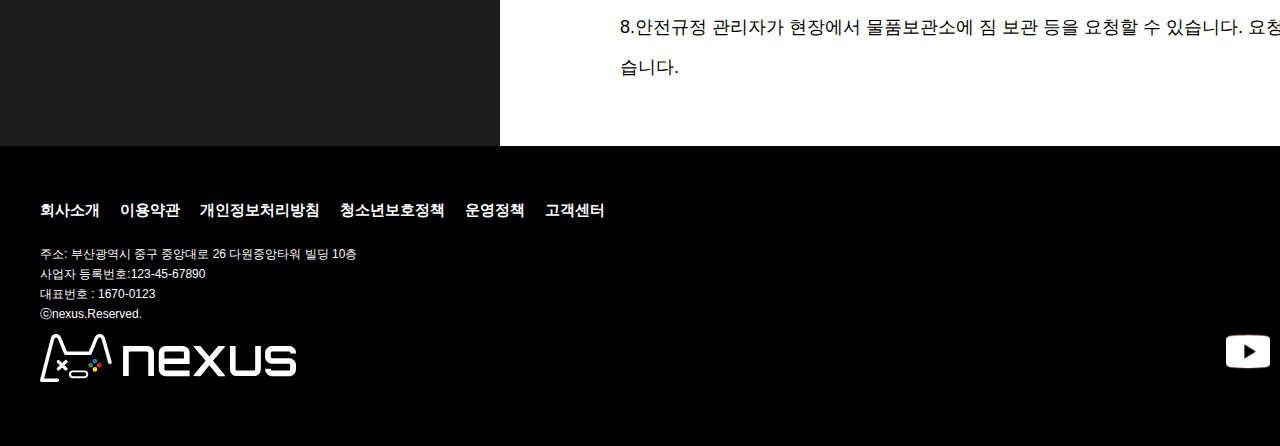
<file: sub_3-3.html>
<!DOCTYPE html>
<html lang="ko">

<head>
    <meta charset="UTF-8">
    <meta name="viewport" content="width=1400">
    <title>NEXUS</title>
    <link rel="stylesheet" href="css/sub_3-3.css">
    <!-- Link Swiper's CSS -->
    <link rel="stylesheet" href="https://cdn.jsdelivr.net/npm/swiper@9/swiper-bundle.min.css">
    <!-- favicon -->
    <link rel="shortcut icon" href="images/favicon.svg" type="image/x-icon">
</head>

<body>
    <div id="wrap">
        <div id="header">
            <div class="header_inner">
                <div id="nav">
                    <ul class="menu top_font">
                        <li class="logo"><a href="index.html">nexus</a></li>
                        <li class="sub1"><a href="sub_1.html">About us</a></li>
                        <li class="sub2"><a href="sub_2.html">Games</a></li>
                        <li class="sub3"><a href="sub_3-1.html">Festival</a></li>
                        <li class="sub4"><a href="sub_4.html">Store</a></li>
                        <li class="sub5"><a href="sub_5.html">Community</a></li>
                        <li>
                            <div id="slide_wrap">
                                <!-- Swiper -->
                                <div class="swiper mySwiper1">
                                    <div class="swiper-wrapper">
                                        <div class="swiper-slide"><a href="javascript:return false;">실시간 인기게임 TOP5</a>
                                        </div>
                                        <div class="swiper-slide"><a href="javascript:return false;">Top 1 스텔라블레이드</a>
                                        </div>
                                        <div class="swiper-slide"><a href="javascript:return false;">Top 2 붉은사막</a>
                                        </div>
                                        <div class="swiper-slide"><a href="javascript:return false;">Top 3 쓰론앤리버티</a>
                                        </div>
                                        <div class="swiper-slide"><a href="javascript:return false;">Top 4 리그오브레전드</a>
                                        </div>
                                        <div class="swiper-slide"><a href="javascript:return false;">Top 5 마리오카트8디럭스</a>
                                        </div>
                                    </div>
                                </div>
                            </div>
                        </li>
                    </ul>
                    <ul class="link top_font">
                        <li>
                            <p>로그인</p>
                        </li>
                        <li>
                            <p>회원가입</p>
                        </li>
                    </ul>
                </div>
            </div>
        </div>
        <div id="banner">
            <div class="text_wrap">
                <h3>FESTIVAL</h3>
            </div>
        </div>
        <div id="section1">
            <div class="lnb">
                <div class="title">
                    <p>페스티벌 정보</p>
                </div>
                <ul>
                    <li><a href="sub_3-1.html#section1">행사 개요</a></li>
                    <li><a href="sub_3-2.html#section1">행사 배치도</a></li>
                    <li class="select"><a href="sub_3-3.html#section1">티켓 및 이용안내</a></li>
                    <li><a href="sub_3-4.html#section1">오시는 길</a></li>
                </ul>
            </div>
            <div class="content">
                <h1 class="title">티켓 예매 안내</h1>
                <div class="table_wrap">
                    <table>
                        <tr>
                            <th rowspan="2">티켓</th>
                            <th rowspan="2" colspan="2">구분</th>
                            <th rowspan="2">판매처</th>
                            <th rowspan="2">할인율</th>
                            <th colspan="2">금액</th>
                            <th rowspan="2">예매기간</th>
                        </tr>
                        <tr>
                            <th>성인</th>
                            <th>청소년</th>
                        </tr>
                        <tr>
                            <td rowspan="3">
                                넥서스
                                <br>게임
                                <br>페스티벌
                            </td>
                            <td rowspan="3">온라인구매</td>
                            <td>1차
                                <br>얼리버드
                            </td>
                            <td rowspan="3">yes24</td>
                            <td>40%</td>
                            <td colspan="2">12,000원</td>
                            <td>
                                2025.02.28(금) 10:00
                                <br>- 2025.03.14(금) 17:00
                            </td>
                        </tr>
                        <tr>
                            <td>2차
                                <br>얼리버드
                            </td>
                            <td>20%</td>
                            <td colspan="2">16,000원</td>
                            <td>
                                2025.03.17(월) 10:00
                                <br>- 2025.03.31(월) 17:00

                            </td>
                        </tr>
                        <tr>
                            <td>일반</td>
                            <td>정가</td>
                            <td colspan="2">20,000원</td>
                            <td>
                                2025.04.01(화) 10:00
                                <br>- 2025.04.30(수) 17:00
                            </td>
                        </tr>
                    </table>
                </div>
                <div class="site_wrap">
                    <p>
                        티켓 예매
                        <br>사이트 바로가기
                    </p>
                    <div class="img_wrap">
                        <a href="https://www.yes24.com/"><img src="images/sub3-3/yes24.png" alt="yes24"></a>
                    </div>
                </div>
                <div class="notice_wrap">
                    <h1 class="notice">유의사항</h1>
                    <p>
                        1.자세한 티켓 예매와 구매 방법은 예매 사이트에서 확인 가능합니다.
                        <br>2.온라인 얼리버드를 통해 사전 티켓 구매 시 할인 혜택을 누리실 수 있습니다.
                        <br>3.입장 시 필요한 팔찌는 행사 당일 현장에서 예매자 확인 후 수령하실 수 있습니다. (수령 시간 : 09:00~17:00)
                        <br>4.행사장 내 12세 이하가 관람하기에 부적절한 콘텐츠나 상품이 있을 수 있으니 이 점 유의 부탁드립니다.
                        <br>5.관람시간 내에 도착하면 입장이 가능하지만, 입장마감시간 전에 입장해야 합니다.
                        <br>6.현장 티켓창구는 17시에 마감되며, 전시장 입장은 17시 30분에 마감됩니다.
                        <br>7.환불은 티켓 구매일로부터 7일 이내에 가능합니다.
                        <br>8.안전규정 관리자가 현장에서 물품보관소에 짐 보관 등을 요청할 수 있습니다. 요청에 따르지 않는 경우, 참관이 제한될 수 있습니다.
                    </p>
                </div>
            </div>
        </div>
        <div id="footer">
            <div class="footer_inner">
                <ul class="util">
                    <li>
                        <p>회사소개</p>
                    </li>
                    <li>
                        <p>이용약관</p>
                    </li>
                    <li>
                        <p>개인정보처리방침</p>
                    </li>
                    <li>
                        <p>청소년보호정책</p>
                    </li>
                    <li>
                        <p>운영정책</p>
                    </li>
                    <li>
                        <p>고객센터</p>
                    </li>
                </ul>
                <div class="text_wrap">
                    <p>주소: 부산광역시 중구 중앙대로 26 다원중앙타워 빌딩 10층</p>
                    <p>사업자 등록번호:123-45-67890</p>
                    <p>대표번호 : 1670-0123</p>
                    <p>ⓒnexus.Reserved. </p>
                </div>
                <div class="footer_bottom">
                    <div class="footerlogo">
                        <a href="index.html"><img src="images/footerLogo_white.svg" alt="footerLogo_white"></a>
                    </div>
                    <ul class="sns">
                        <li><a href="https://www.youtube.com/" target="_blank"><img src="images/main/유튭.png"
                                    alt="유튭"></a></li>
                        <li><a href="https://www.instagram.com/" target="_blank"><img src="images/main/인스타.png"
                                    alt="인스타"></a></li>
                        <li><a href="https://www.facebook.com/" target="_blank"><img src="images/main/페이스북.png"
                                    alt="페이스북"></a></li>
                    </ul>
                </div>
            </div>
        </div>
    </div>


    <script src="https://ajax.googleapis.com/ajax/libs/jquery/3.7.1/jquery.min.js"></script>
    <script src="https://cdn.jsdelivr.net/npm/swiper@9/swiper-bundle.min.js"></script>
    <script src="js/isotope.min.js"></script>
    <script src="js/nivo-lightbox.min.js"></script>
    <script src="js/core.js"></script>
    <script src="js/script.js"></script>
    <!--================= header slide start===============-->

    <!-- Initialize Swiper -->
    <script>
        var swiper = new Swiper(".mySwiper1", {
            direction: "vertical",
            slidesPerView: 1,
            spaceBetween: 0,
            autoplay: {     //자동슬라이드 (false-비활성화)
                delay: 2500, // 시간 설정
                disableOnInteraction: false, // false-스와이프 후 자동 재생
            },
            loop: true,   // 슬라이드 반복 여부
            loopAdditionalSlides: 1,
        });
    </script>
    <!--================= header slide end===============-->
</body>
</file>
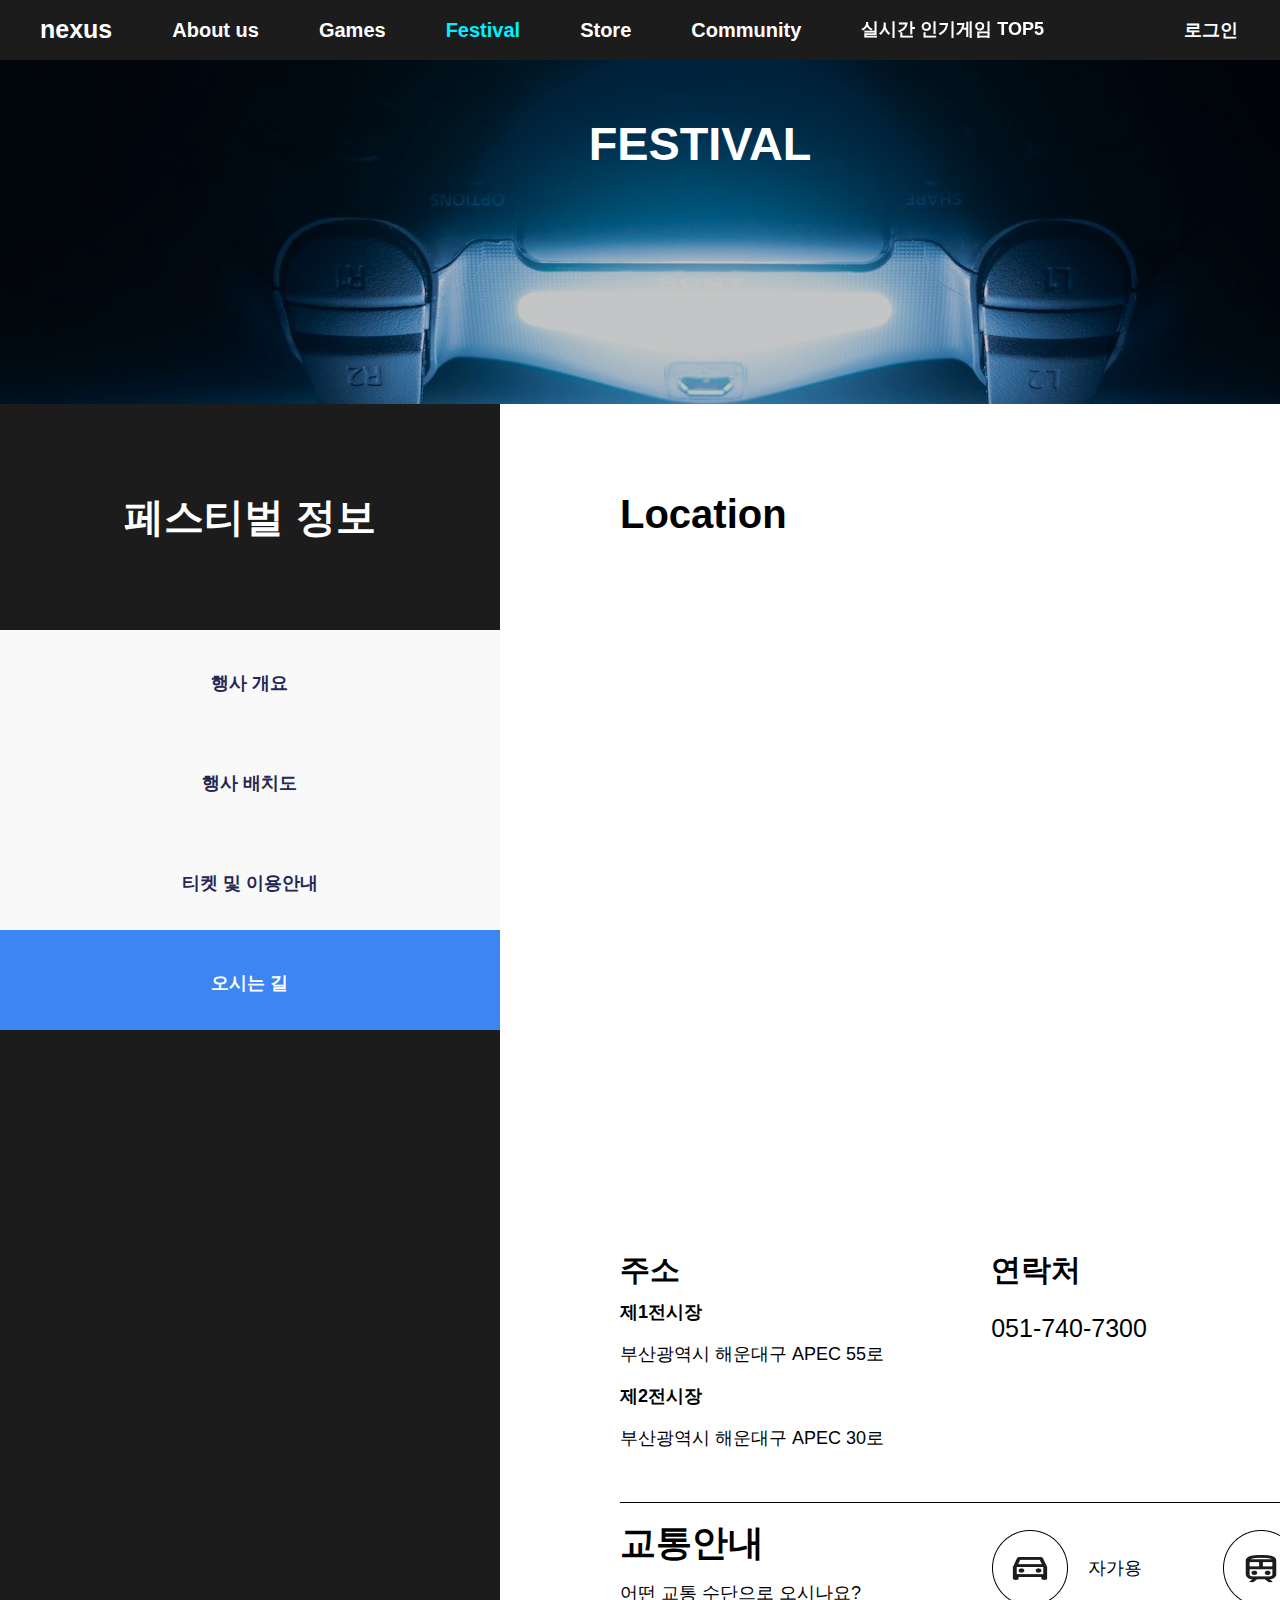
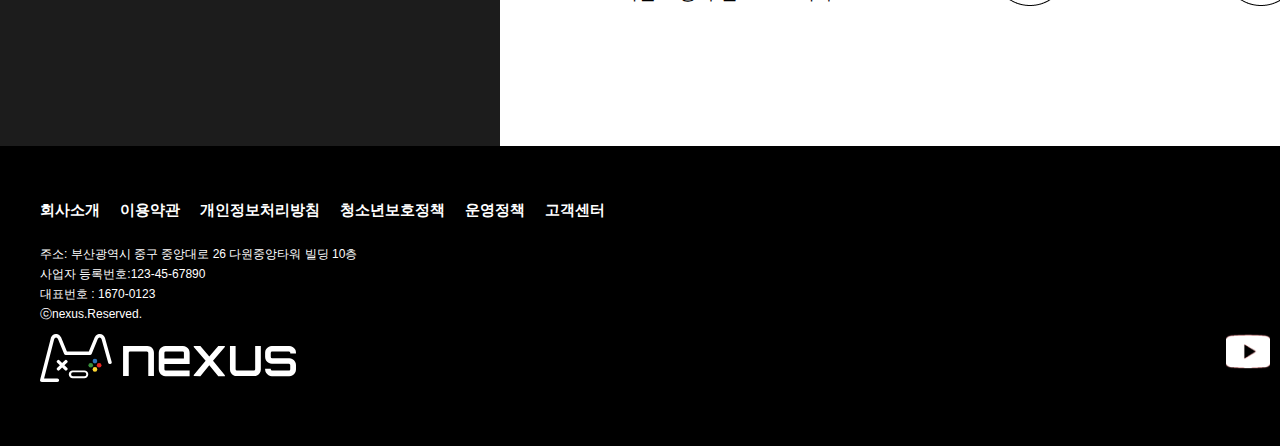
<file: sub_3-4.html>
<!DOCTYPE html>
<html lang="ko">

<head>
    <meta charset="UTF-8">
    <meta name="viewport" content="width=1400">
    <title>NEXUS</title>
    <link rel="stylesheet" href="css/sub_3-4.css">
    <!-- Link Swiper's CSS -->
    <link rel="stylesheet" href="https://cdn.jsdelivr.net/npm/swiper@9/swiper-bundle.min.css">
    <!-- favicon -->
    <link rel="shortcut icon" href="images/favicon.svg" type="image/x-icon">
</head>

<body>
    <div id="wrap">
        <div id="header">
            <div class="header_inner">
                <div id="nav">
                    <ul class="menu top_font">
                        <li class="logo"><a href="index.html">nexus</a></li>
                        <li class="sub1"><a href="sub_1.html">About us</a></li>
                        <li class="sub2"><a href="sub_2.html">Games</a></li>
                        <li class="sub3"><a href="sub_3-1.html">Festival</a></li>
                        <li class="sub4"><a href="sub_4.html">Store</a></li>
                        <li class="sub5"><a href="sub_5.html">Community</a></li>
                        <li>
                            <div id="slide_wrap">
                                <!-- Swiper -->
                                <div class="swiper mySwiper1">
                                    <div class="swiper-wrapper">
                                        <div class="swiper-slide"><a href="javascript:return false;">실시간 인기게임 TOP5</a>
                                        </div>
                                        <div class="swiper-slide"><a href="javascript:return false;">Top 1 스텔라블레이드</a>
                                        </div>
                                        <div class="swiper-slide"><a href="javascript:return false;">Top 2 붉은사막</a>
                                        </div>
                                        <div class="swiper-slide"><a href="javascript:return false;">Top 3 쓰론앤리버티</a>
                                        </div>
                                        <div class="swiper-slide"><a href="javascript:return false;">Top 4 리그오브레전드</a>
                                        </div>
                                        <div class="swiper-slide"><a href="javascript:return false;">Top 5 마리오카트8디럭스</a>
                                        </div>
                                    </div>
                                </div>
                            </div>
                        </li>
                    </ul>
                    <ul class="link top_font">
                        <li>
                            <p>로그인</p>
                        </li>
                        <li>
                            <p>회원가입</p>
                        </li>
                    </ul>
                </div>
            </div>
        </div>
        <div id="banner">
            <div class="text_wrap">
                <h3>FESTIVAL</h3>
            </div>
        </div>
        <div id="section1">
            <div class="lnb">
                <div class="title">
                    <p>페스티벌 정보</p>
                </div>
                <ul>
                    <li><a href="sub_3-1.html#section1">행사 개요</a></li>
                    <li><a href="sub_3-2.html#section1">행사 배치도</a></li>
                    <li><a href="sub_3-3.html#section1">티켓 및 이용안내</a></li>
                    <li class="select"><a href="sub_3-4.html#section1">오시는 길</a></li>
                </ul>
            </div>
            <div class="content">
                <h1 class="content_title">Location</h1>
                <div class="map">
                    <iframe
                        src="https://www.google.com/maps/embed?pb=!1m18!1m12!1m3!1d3261.5044922688226!2d129.13346617500116!3d35.16897657275698!2m3!1f0!2f0!3f0!3m2!1i1024!2i768!4f13.1!3m3!1m2!1s0x356892bf02a5dfe1%3A0xb36570e65bbad549!2z67Kh7Iqk7L2U!5e0!3m2!1sko!2skr!4v1738730292499!5m2!1sko!2skr"
                        width="1010" height="395" style="border:0;" allowfullscreen="" loading="lazy"
                        referrerpolicy="no-referrer-when-downgrade"></iframe>
                </div>
                <div class="info">
                    <div class="address">
                        <h1 class="title">주소</h1>
                        <span>제1전시장</span>
                        <p>부산광역시 해운대구 APEC 55로</p>
                        <span>제2전시장</span>
                        <p>부산광역시 해운대구 APEC 30로</p>
                    </div>
                    <div class="contact">
                        <h1 class="title">연락처</h1>
                        <p>051-740-7300</p>
                    </div>
                    <div class="route">
                        <h1 class="title">길찾기</h1>
                        <p>어디서 출발하시나요?</p>
                        <a href="https://map.kakao.com/" target="_blank"><img src="images/sub3-4/kakao.png"
                                alt="kakao"></a>
                    </div>
                </div>
                <div class="traffic_info">
                    <div class="traffic">
                        <h1 class="title">교통안내</h1>
                        <p>어떤 교통 수단으로 오시나요?</p>
                    </div>
                    <div class="travel_guide">
                        <div class="car">
                            <img src="images/sub3-4/car.png" alt="car">
                            <p>자가용</p>
                        </div>
                        <div class="subway">
                            <img src="images/sub3-4/subway.png" alt="subway">
                            <p>지하철</p>
                        </div>
                        <div class="bus">
                            <img src="images/sub3-4/bus.png" alt="bus">
                            <p>버스</p>
                        </div>
                    </div>
                </div>
            </div>
        </div>
        <div id="footer">
            <div class="footer_inner">
                <ul class="util">
                    <li>
                        <p>회사소개</p>
                    </li>
                    <li>
                        <p>이용약관</p>
                    </li>
                    <li>
                        <p>개인정보처리방침</p>
                    </li>
                    <li>
                        <p>청소년보호정책</p>
                    </li>
                    <li>
                        <p>운영정책</p>
                    </li>
                    <li>
                        <p>고객센터</p>
                    </li>
                </ul>
                <div class="text_wrap">
                    <p>주소: 부산광역시 중구 중앙대로 26 다원중앙타워 빌딩 10층</p>
                    <p>사업자 등록번호:123-45-67890</p>
                    <p>대표번호 : 1670-0123</p>
                    <p>ⓒnexus.Reserved. </p>
                </div>
                <div class="footer_bottom">
                    <div class="footerlogo">
                        <a href="index.html"><img src="images/footerLogo_white.svg" alt="footerLogo_white"></a>
                    </div>
                    <ul class="sns">
                        <li><a href="https://www.youtube.com/" target="_blank"><img src="images/main/유튭.png"
                                    alt="유튭"></a></li>
                        <li><a href="https://www.instagram.com/" target="_blank"><img src="images/main/인스타.png"
                                    alt="인스타"></a></li>
                        <li><a href="https://www.facebook.com/" target="_blank"><img src="images/main/페이스북.png"
                                    alt="페이스북"></a></li>
                    </ul>
                </div>
            </div>
        </div>
    </div>


    <script src="https://ajax.googleapis.com/ajax/libs/jquery/3.7.1/jquery.min.js"></script>
    <script src="https://cdn.jsdelivr.net/npm/swiper@9/swiper-bundle.min.js"></script>
    <script src="js/isotope.min.js"></script>
    <script src="js/nivo-lightbox.min.js"></script>
    <script src="js/core.js"></script>
    <script src="js/script.js"></script>
    <!--================= header slide start===============-->

    <!-- Initialize Swiper -->
    <script>
        var swiper = new Swiper(".mySwiper1", {
            direction: "vertical",
            slidesPerView: 1,
            spaceBetween: 0,
            autoplay: {     //자동슬라이드 (false-비활성화)
                delay: 2500, // 시간 설정
                disableOnInteraction: false, // false-스와이프 후 자동 재생
            },
            loop: true,   // 슬라이드 반복 여부
            loopAdditionalSlides: 1,
        });
    </script>
    <!--================= header slide end===============-->
</body>
</file>
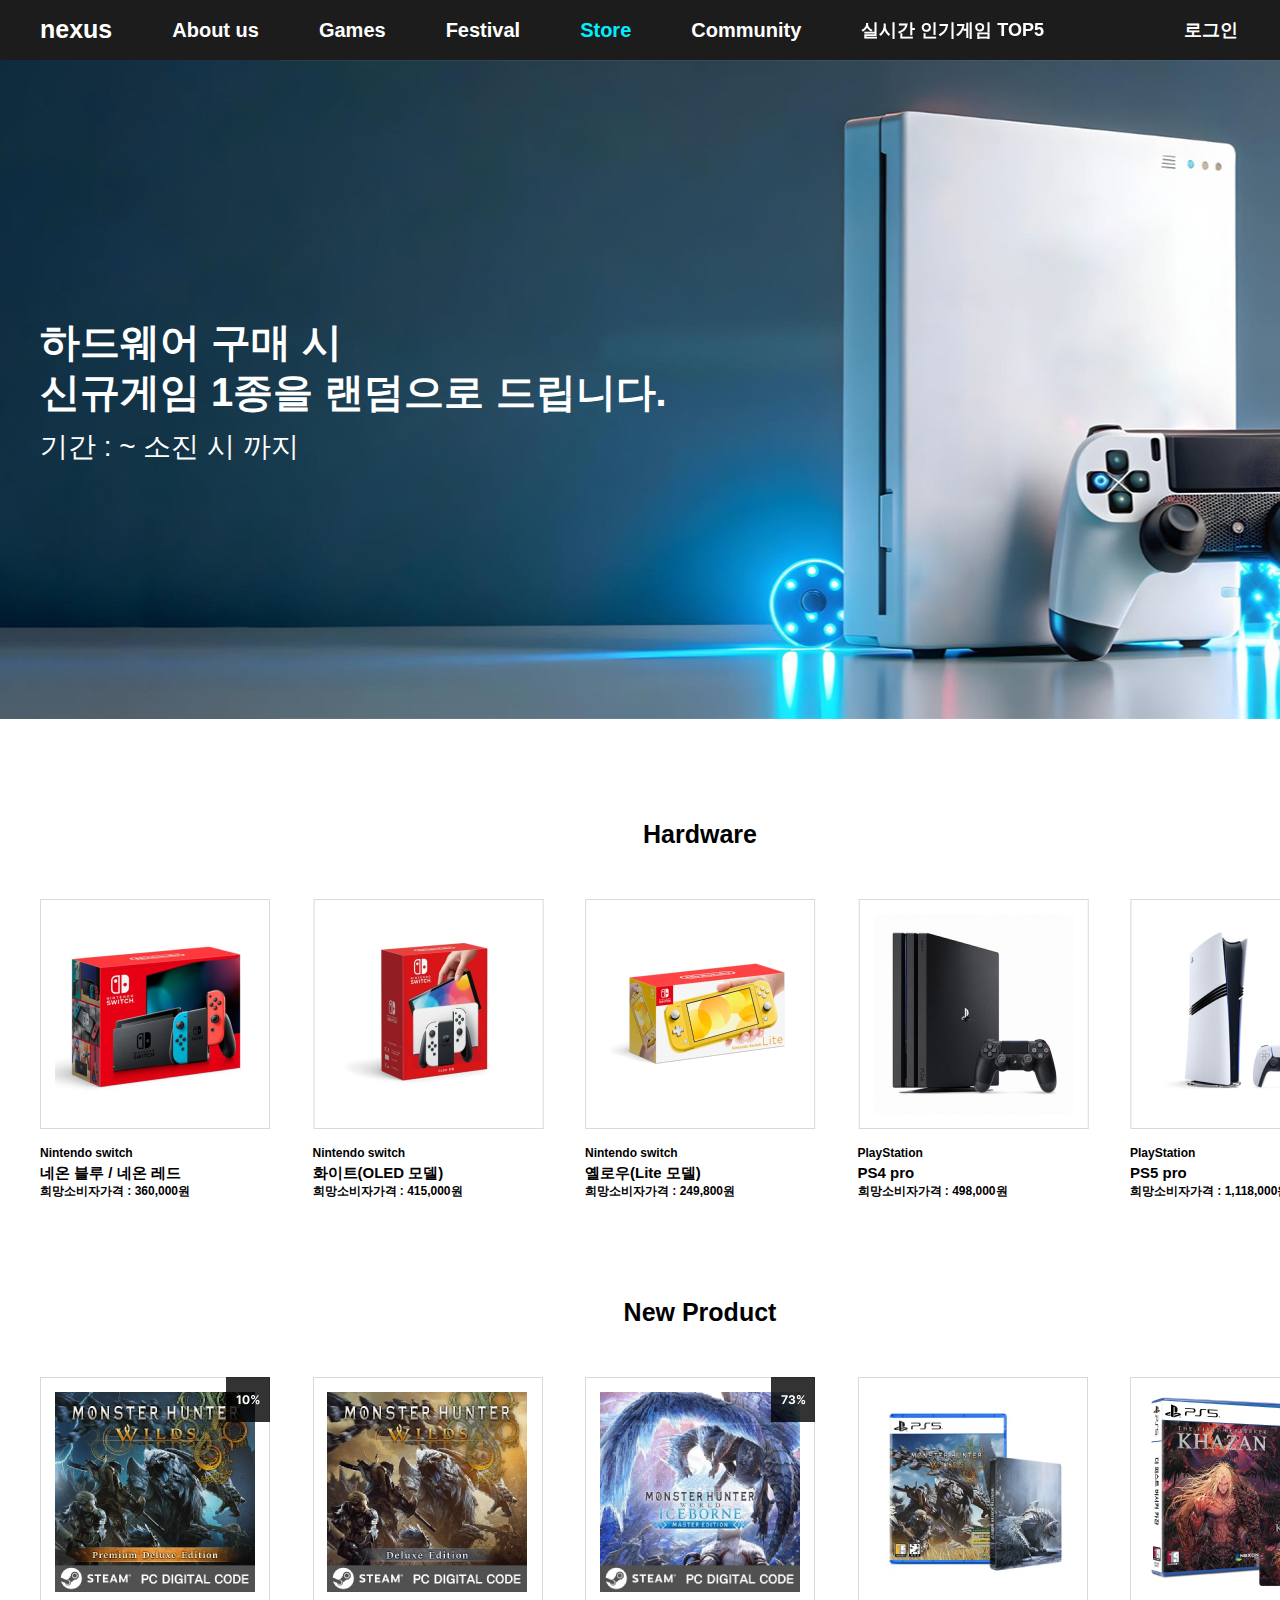
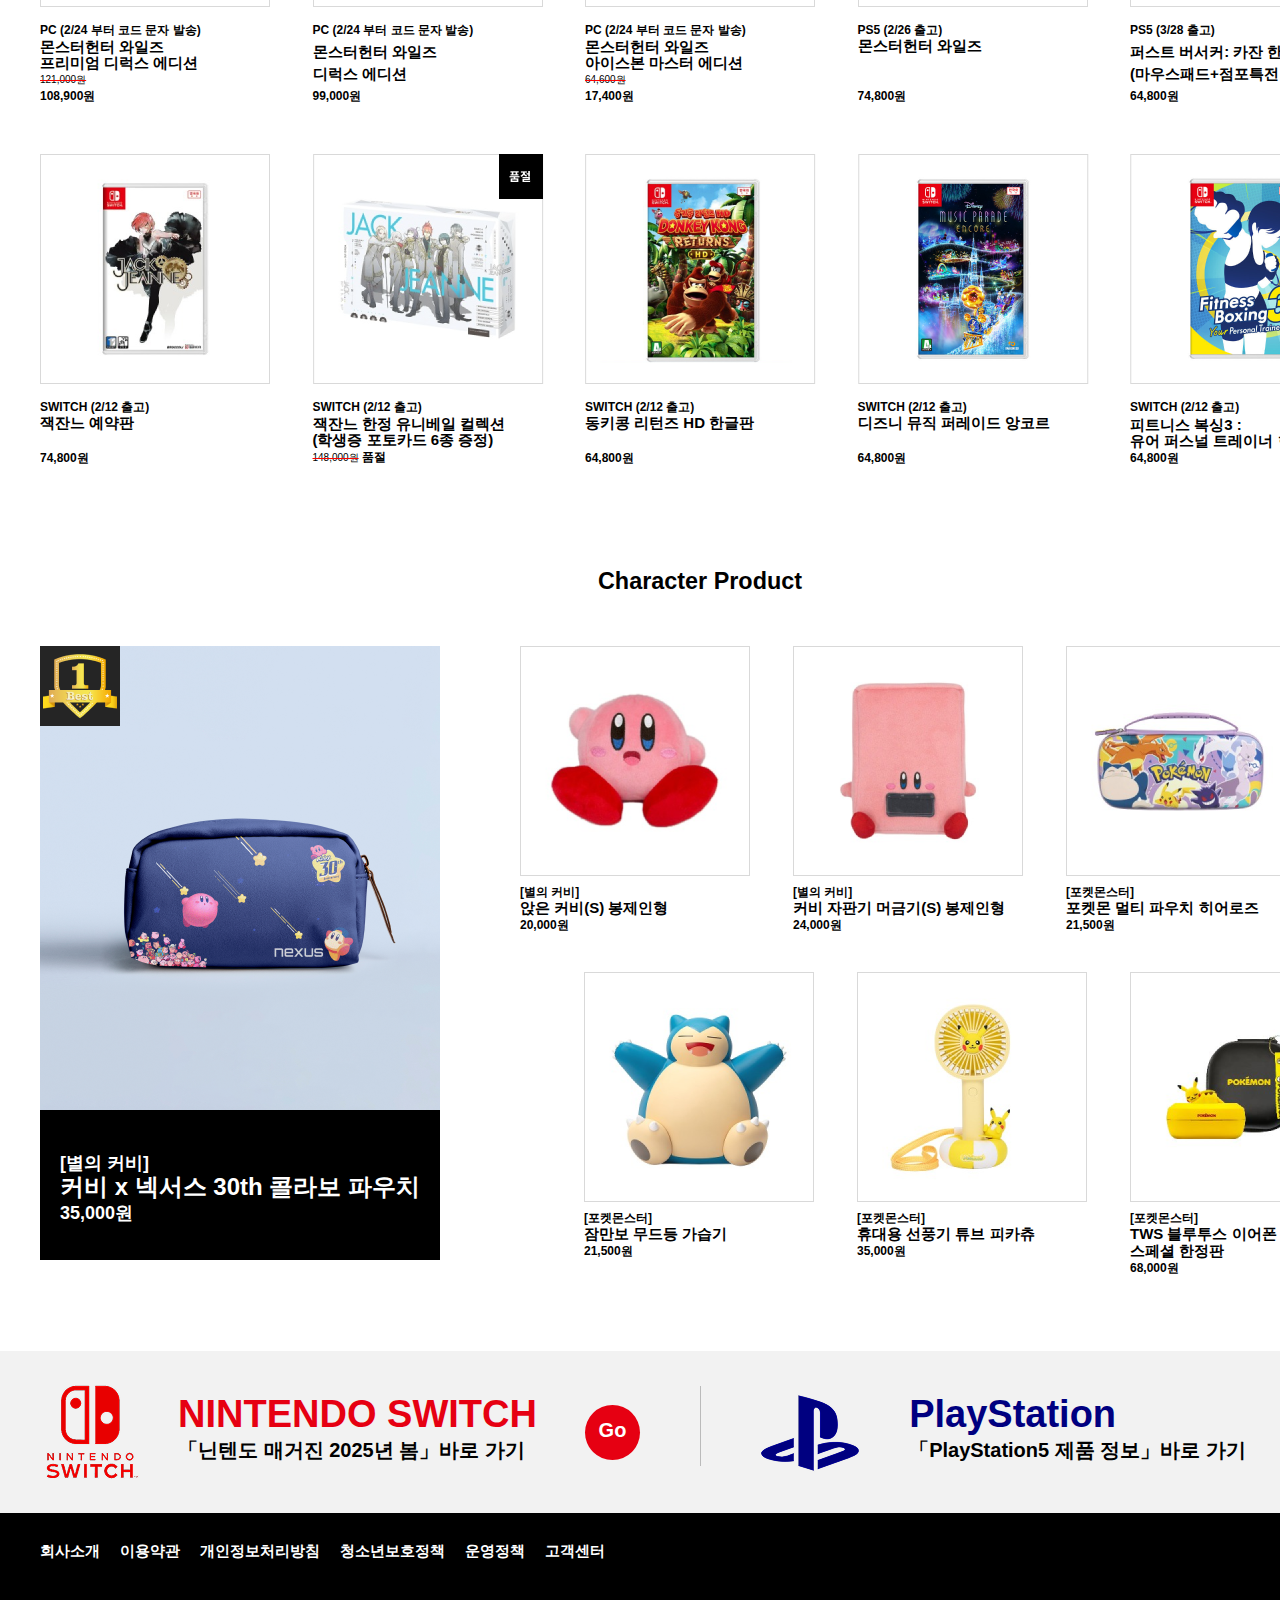
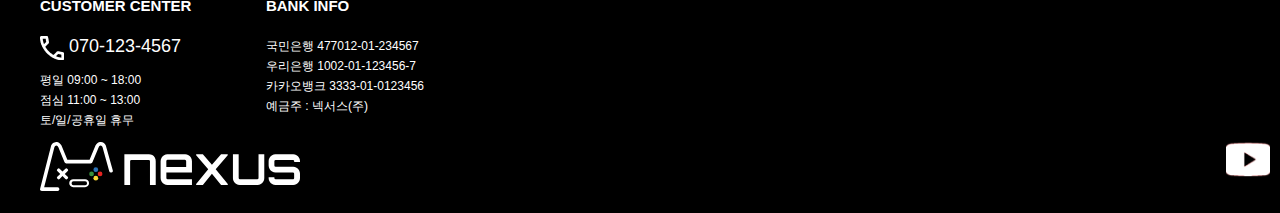
<file: sub_4.html>
<!DOCTYPE html>
<html lang="ko">

<head>
    <meta charset="UTF-8">
    <meta name="viewport" content="width=1400">
    <title>NEXUS</title>
    <link rel="stylesheet" href="css/sub_4.css">
    <!-- Link Swiper's CSS -->
    <link rel="stylesheet" href="https://cdn.jsdelivr.net/npm/swiper@9/swiper-bundle.min.css">
    <!-- favicon -->
    <link rel="shortcut icon" href="images/favicon.svg" type="image/x-icon">
</head>

<body>
    <div id="wrap">
        <div id="header">
            <div class="header_inner">
                <div id="nav">
                    <ul class="menu top_font">
                        <li class="logo"><a href="index.html">nexus</a></li>
                        <li class="sub1"><a href="sub_1.html">About us</a></li>
                        <li class="sub2"><a href="sub_2.html">Games</a></li>
                        <li class="sub3"><a href="sub_3-1.html">Festival</a></li>
                        <li class="sub4"><a href="sub_4.html">Store</a></li>
                        <li class="sub5"><a href="sub_5.html">Community</a></li>
                        <li>
                            <div id="slide_wrap">
                                <!-- Swiper -->
                                <div class="swiper mySwiper1">
                                    <div class="swiper-wrapper">
                                        <div class="swiper-slide"><a href="javascript:return false;">실시간 인기게임 TOP5</a>
                                        </div>
                                        <div class="swiper-slide"><a href="javascript:return false;">Top 1 스텔라블레이드</a>
                                        </div>
                                        <div class="swiper-slide"><a href="javascript:return false;">Top 2 붉은사막</a>
                                        </div>
                                        <div class="swiper-slide"><a href="javascript:return false;">Top 3 쓰론앤리버티</a>
                                        </div>
                                        <div class="swiper-slide"><a href="javascript:return false;">Top 4 리그오브레전드</a>
                                        </div>
                                        <div class="swiper-slide"><a href="javascript:return false;">Top 5 마리오카트8디럭스</a>
                                        </div>
                                    </div>
                                </div>
                            </div>
                        </li>
                    </ul>
                    <ul class="link top_font">
                        <li>
                            <p>로그인</p>
                        </li>
                        <li>
                            <p>회원가입</p>
                        </li>
                    </ul>
                </div>
            </div>
        </div>
        <div id="banner">
            <div class="banner_inner">
                <div class="text_wrap">
                    <h3>하드웨어 구매 시
                        <br>신규게임 1종을 랜덤으로 드립니다.
                    </h3>
                    <p>기간 : ~ 소진 시 까지</p>
                </div>
            </div>
        </div>
        <div id="section1">
            <h3 class="title">Hardware</h3>
            <ul class="hardware">
                <li>
                    <a href="javascript:return false;"><img src="images/sub4/hardware_1.png" alt="1">
                    </a>
                    <div class="text_wrap">
                        <p>Nintendo switch</p>
                        <span>네온 블루 / 네온 레드</span>
                        <p>희망소비자가격 : 360,000원</p>
                    </div>
                </li>
                <li>
                    <a href="javascript:return false;"><img src="images/sub4/hardware_2.png" alt="2">
                    </a>
                    <div class="text_wrap">
                        <p>Nintendo switch</p>
                        <span>화이트(OLED 모델)</span>
                        <p>희망소비자가격 : 415,000원</p>
                    </div>
                </li>
                <li>
                    <a href="javascript:return false;"><img src="images/sub4/hardware_3.png" alt="3">
                    </a>
                    <div class="text_wrap">
                        <p>Nintendo switch</p>
                        <span>옐로우(Lite 모델)</span>
                        <p>희망소비자가격 : 249,800원
                        </p>
                    </div>
                </li>
                <li>
                    <a href="javascript:return false;"><img src="images/sub4/hardware_4.png" alt="4">
                    </a>
                    <div class="text_wrap">
                        <p>PlayStation</p>
                        <span>PS4 pro</span>
                        <p>희망소비자가격 : 498,000원
                        </p>
                    </div>
                </li>
                <li>
                    <a href="javascript:return false;"><img src="images/sub4/hardware_5.png" alt="5">
                    </a>
                    <div class="text_wrap">
                        <p>PlayStation</p>
                        <span>PS5 pro</span>
                        <p>희망소비자가격 : 1,118,000원
                        </p>
                    </div>
                </li>
            </ul>
            <h3 class="title">New Product</h3>
            <ul class="NewProduct NewProduct1">
                <li>
                    <a href="javascript:return false;"><img src="images/sub4/new_1.png" alt="1">
                    </a>
                    <div class="text_wrap">
                        <p>PC (2/24 부터 코드 문자 발송)</p>
                        <span>몬스터헌터 와일즈</span>
                        <span>프리미엄 디럭스 에디션</span>
                        <span class="delete">121,000원</span>
                        <p>108,900원</p>
                    </div>
                </li>
                <li>
                    <a href="javascript:return false;"><img src="images/sub4/new_2.png" alt="2">
                    </a>
                    <div class="text_wrap">
                        <p>PC (2/24 부터 코드 문자 발송)</p>
                        <span>몬스터헌터 와일즈</span>
                        <span>디럭스 에디션</span>
                        <p class="price">99,000원</p>
                    </div>
                </li>
                <li>
                    <a href="javascript:return false;"><img src="images/sub4/new_3.png" alt="3">
                    </a>
                    <div class="text_wrap">
                        <p>PC (2/24 부터 코드 문자 발송)</p>
                        <span>몬스터헌터 와일즈</span>
                        <span>아이스본 마스터 에디션</span>
                        <span class="delete">64,600원</span>
                        <p>17,400원</p>
                    </div>
                </li>
                <li>
                    <a href="javascript:return false;"><img src="images/sub4/new_4.png" alt="4">
                    </a>
                    <div class="text_wrap">
                        <p>PS5 (2/26 출고)
                            <br><span class="font_size">몬스터헌터 와일즈</span>
                        </p>
                        <p class="price">74,800원</p>
                    </div>
                </li>
                <li>
                    <a href="javascript:return false;"><img src="images/sub4/new_5.png" alt="5">
                    </a>
                    <div class="text_wrap">
                        <p>PS5 (3/28 출고)</p>
                        <span>퍼스트 버서커: 카잔 한글판</span>
                        <span>(마우스패드+점포특전 머그컵)</span>
                        <p class="price">64,800원</p>
                    </div>
                </li>
            </ul>
            <ul class="NewProduct NewProduct2">
                <li>
                    <a href="javascript:return false;"><img src="images/sub4/new_6.png" alt="6">
                    </a>
                    <div class="text_wrap">
                        <p>SWITCH (2/12 출고)
                            <br><span class="font_size">잭잔느 예약판</span>
                        </p>
                        <p>74,800원</p>
                    </div>
                </li>
                <li>
                    <a href="javascript:return false;"><img src="images/sub4/new_7.png" alt="7">
                    </a>
                    <div class="text_wrap">
                        <p>SWITCH (2/12 출고)</p>
                        <span>잭잔느 한정 유니베일 컬렉션</span>
                        <span>(학생증 포토카드 6종 증정)</span>
                        <p><span class="delete">148,000원</span> 품절</p>
                    </div>
                </li>
                <li>
                    <a href="javascript:return false;"><img src="images/sub4/new_8.png" alt="8">
                    </a>
                    <div class="text_wrap">
                        <p>SWITCH (2/12 출고)
                            <br><span class="font_size">동키콩 리턴즈 HD 한글판</span>
                        </p>
                        <p>64,800원</p>
                    </div>
                </li>
                <li>
                    <a href="javascript:return false;"><img src="images/sub4/new_9.png" alt="9">
                    </a>
                    <div class="text_wrap">
                        <p>SWITCH (2/12 출고)
                            <br><span class="font_size">디즈니 뮤직 퍼레이드 앙코르</span>
                        </p>
                        <p>64,800원</p>
                    </div>
                </li>
                <li>
                    <a href="javascript:return false;"><img src="images/sub4/new_10.png" alt="10">
                    </a>
                    <div class="text_wrap">
                        <p>SWITCH (2/12 출고)</p>
                        <span>피트니스 복싱3 :
                            <br>유어 퍼스널 트레이너 한글판</span>
                        <p>64,800원</p>
                    </div>
                </li>
            </ul>
        </div>
        <div id="section2">
            <h3 class="title">Character Product</h3>
            <div class="Character_Product">
                <ul class="best_item">
                    <li>
                        <div class="img_wrap">
                            <img src="images/sub4/ch_1.png" alt="best1">
                        </div>
                        <div class="text_wrap">
                            <p class="title">
                                [별의 커비]
                                <br><span>커비 x 넥서스 30th 콜라보 파우치</span>
                                <br>35,000원
                            </p>
                        </div>
                    </li>
                </ul>
                <div class="sub_item">
                    <ul class="top_item">
                        <li>
                            <div class="img_wrap">
                                <img src="images/sub4/ch_2.png" alt="best2">
                            </div>
                            <div class="text_wrap">
                                <p class="title">
                                    [별의 커비]
                                    <br><span>앉은 커비(S) 봉제인형</span>
                                    <br>20,000원
                                </p>
                            </div>
                        </li>
                        <li>
                            <div class="img_wrap">
                                <img src="images/sub4/ch_3.png" alt="best3">
                            </div>
                            <div class="text_wrap">
                                <p class="title">
                                    [별의 커비]
                                    <br><span>커비 자판기 머금기(S) 봉제인형</span>
                                    <br>24,000원
                                </p>
                            </div>
                        </li>
                        <li>
                            <div class="img_wrap">
                                <img src="images/sub4/ch_4.png" alt="best4">
                            </div>
                            <div class="text_wrap">
                                <p class="title">
                                    [포켓몬스터]
                                    <br><span>포켓몬 멀티 파우치 히어로즈</span>
                                    <br>21,500원
                                </p>
                            </div>
                        </li>
                    </ul>
                    <ul class="bottom_item">
                        <li>
                            <div class="img_wrap">
                                <img src="images/sub4/ch_5.png" alt="best5">
                            </div>
                            <div class="text_wrap">
                                <p class="title">
                                    [포켓몬스터]
                                    <br><span>잠만보 무드등 가습기</span>
                                    <br>21,500원
                                </p>
                            </div>
                        </li>
                        <li>
                            <div class="img_wrap">
                                <img src="images/sub4/ch_6.png" alt="best6">
                            </div>
                            <div class="text_wrap">
                                <p class="title">
                                    [포켓몬스터]
                                    <br><span>휴대용 선풍기 튜브 피카츄</span>
                                    <br>35,000원
                                </p>
                            </div>
                        </li>
                        <li>
                            <div class="img_wrap">
                                <img src="images/sub4/ch_7.png" alt="best7">
                            </div>
                            <div class="text_wrap">
                                <p class="title">
                                    [포켓몬스터]
                                    <br><span>TWS 블루투스 이어폰 피카츄</span>
                                    <br><span>스페셜 한정판</span>
                                    <br>68,000원
                                </p>
                            </div>
                        </li>
                    </ul>
                </div>
            </div>
        </div>
        <div id="section3">
            <div class="section3_inner">
                <div class="nintendo">
                    <img src="images/sub4/nintendo.png" alt="nintendo">
                    <div class="text_wrap">
                        <span>NINTENDO SWITCH</span>
                        <a href="https://www.nintendo.co.kr/" target="_blank"><p>「닌텐도 매거진 2025년 봄」바로 가기</p></a>
                    </div>
                    <a href="https://www.nintendo.co.kr/" target="_blank"><div class="Go"><p>Go</p></div></a>
                </div>
                <div class="line"></div>
                <div class="ps">
                    <img src="images/sub4/ps.png" alt="ps">
                    <div class="text_wrap">
                        <span>PlayStation</span>
                        <a href="https://www.playstation.com/ko-kr/" target="_blank"><p>「PlayStation5 제품 정보」바로 가기</p></a>
                    </div>
                    <a href="https://www.playstation.com/ko-kr/" target="_blank"><div class="Go"><p>Go</p></div></a>
                </div>
            </div>
        </div>
        <div id="footer">
            <div class="footer_inner">
                <ul class="util">
                    <li>
                        <p>회사소개</p>
                    </li>
                    <li>
                        <p>이용약관</p>
                    </li>
                    <li>
                        <p>개인정보처리방침</p>
                    </li>
                    <li>
                        <p>청소년보호정책</p>
                    </li>
                    <li>
                        <p>운영정책</p>
                    </li>
                    <li>
                        <p>고객센터</p>
                    </li>
                </ul>
                <div class="text_wrap">
                    <div class="left">
                        <p class="title">CUSTOMER CENTER</p>
                        <div class="flex_wrap">
                            <img src="images/sub4/call.png" alt="call">
                            <p>070-123-4567</p>
                        </div>
                        <p>평일 09:00 ~ 18:00</p>
                        <p>점심 11:00 ~ 13:00</p>
                        <p>토/일/공휴일 휴무</p>
                    </div>
                    <div class="right">
                        <p class="title">BANK INFO</p>
                        <p>국민은행 477012-01-234567 </p>
                        <p>우리은행 1002-01-123456-7 </p>
                        <p>카카오뱅크 3333-01-0123456 </p>
                        <p>예금주 : 넥서스(주) </p>
                    </div>
                </div>
                <div class="footer_bottom">
                    <div class="footerlogo">
                        <a href="index.html"><img src="images/footerLogo_white.svg" alt="footerLogo_white"></a>
                    </div>
                    <ul class="sns">
                        <li><a href="https://www.youtube.com/" target="_blank"><img src="images/main/유튭.png"
                                    alt="유튭"></a></li>
                        <li><a href="https://www.instagram.com/" target="_blank"><img src="images/main/인스타.png"
                                    alt="인스타"></a></li>
                        <li><a href="https://www.facebook.com/" target="_blank"><img src="images/main/페이스북.png"
                                    alt="페이스북"></a></li>
                    </ul>
                </div>
            </div>
        </div>
    </div>


    <script src="https://ajax.googleapis.com/ajax/libs/jquery/3.7.1/jquery.min.js"></script>
    <script src="https://cdn.jsdelivr.net/npm/swiper@9/swiper-bundle.min.js"></script>
    <script src="js/isotope.min.js"></script>
    <script src="js/nivo-lightbox.min.js"></script>
    <script src="js/core.js"></script>
    <script src="js/script.js"></script>
    <!--================= header slide start===============-->

    <!-- Initialize Swiper -->
    <script>
        var swiper = new Swiper(".mySwiper1", {
            direction: "vertical",
            slidesPerView: 1,
            spaceBetween: 0,
            autoplay: {     //자동슬라이드 (false-비활성화)
                delay: 2500, // 시간 설정
                disableOnInteraction: false, // false-스와이프 후 자동 재생
            },
            loop: true,   // 슬라이드 반복 여부
            loopAdditionalSlides: 1,
        });
    </script>
    <!--================= header slide end===============-->
</body>
</file>
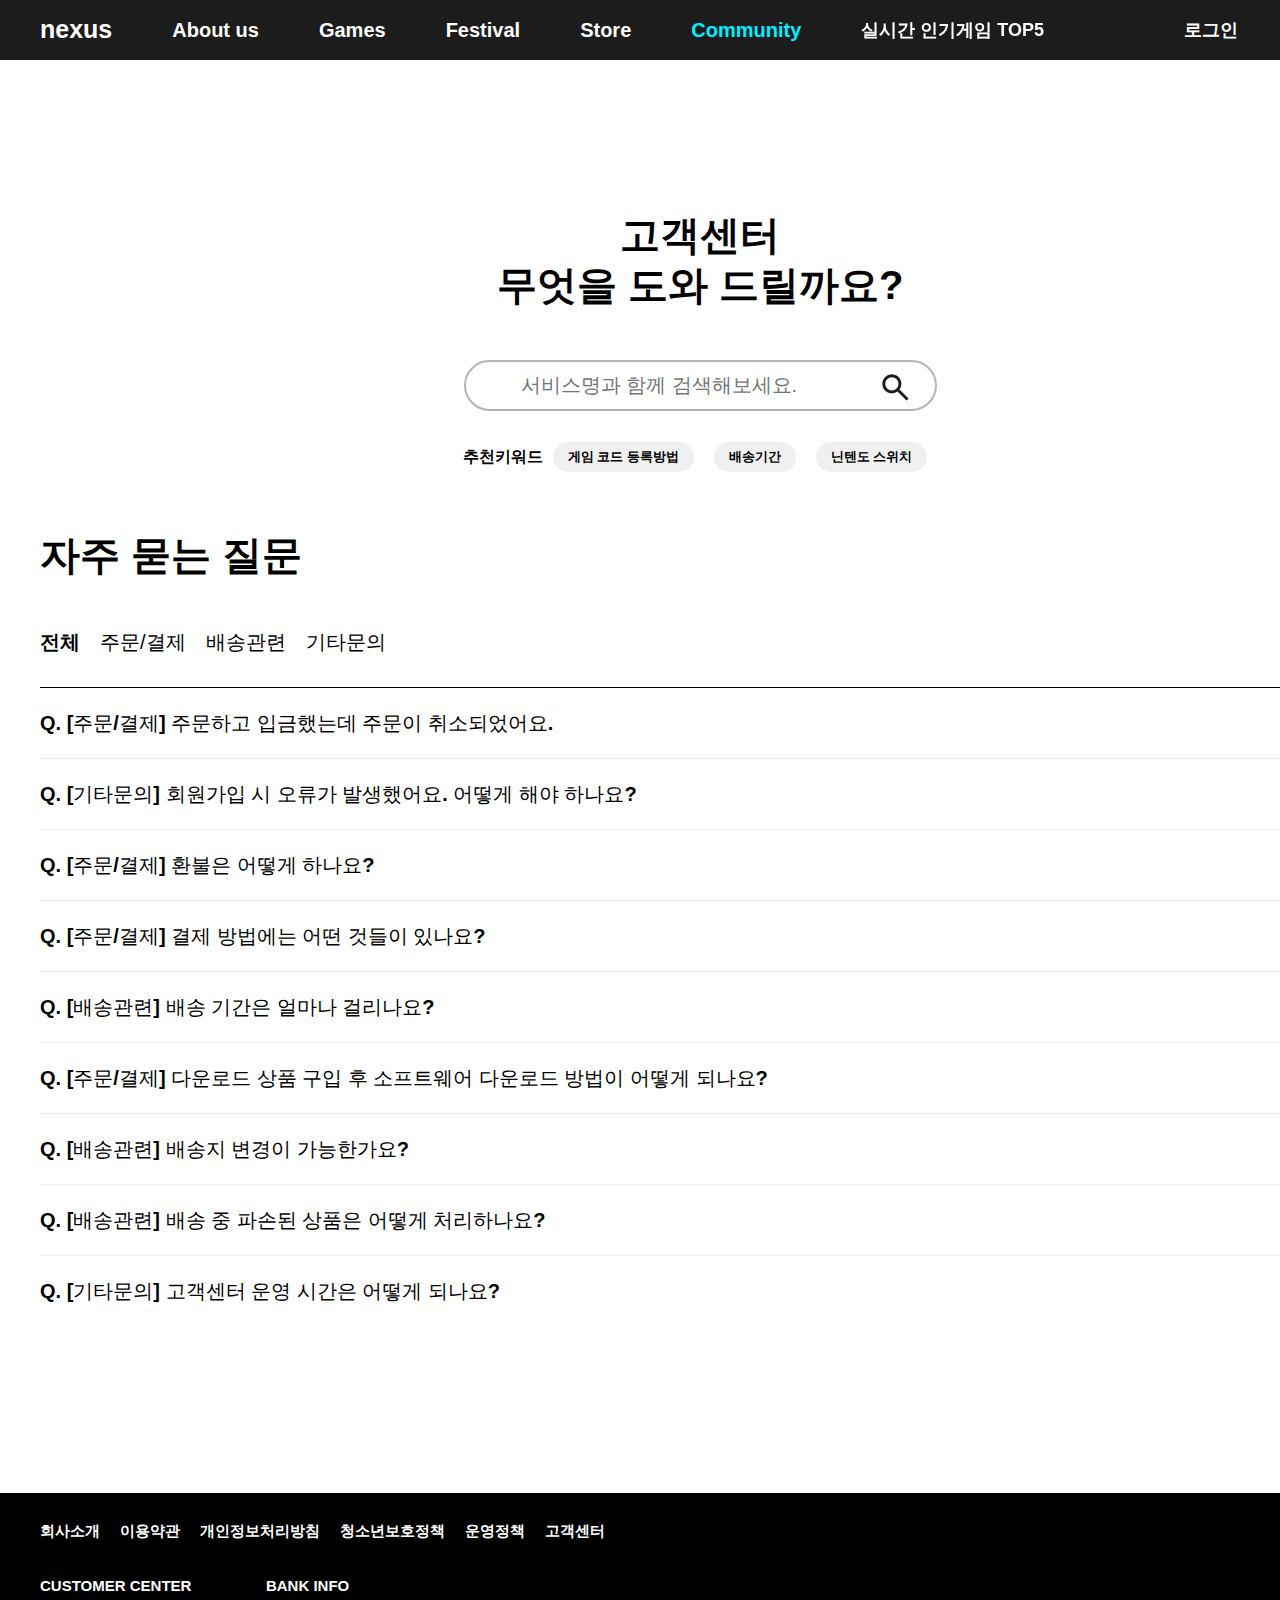
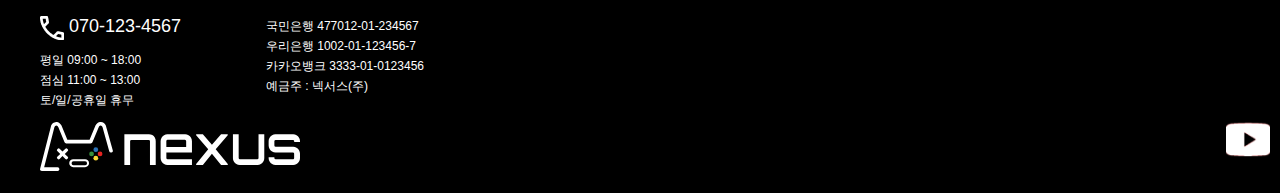
<file: sub_5.html>
<!DOCTYPE html>
<html lang="ko">

<head>
    <meta charset="UTF-8">
    <meta name="viewport" content="width=1400">
    <title>NEXUS</title>
    <link rel="stylesheet" href="css/sub_5.css">
    <!-- Link Swiper's CSS -->
    <link rel="stylesheet" href="https://cdn.jsdelivr.net/npm/swiper@9/swiper-bundle.min.css">
    <!-- favicon -->
    <link rel="shortcut icon" href="images/favicon.svg" type="image/x-icon">
</head>

<body>
    <div id="wrap">
        <div id="header">
            <div class="header_inner">
                <div id="nav">
                    <ul class="menu top_font">
                        <li class="logo"><a href="index.html">nexus</a></li>
                        <li class="sub1"><a href="sub_1.html">About us</a></li>
                        <li class="sub2"><a href="sub_2.html">Games</a></li>
                        <li class="sub3"><a href="sub_3-1.html">Festival</a></li>
                        <li class="sub4"><a href="sub_4.html">Store</a></li>
                        <li class="sub5"><a href="sub_5.html">Community</a></li>
                        <li>
                            <div id="slide_wrap">
                                <!-- Swiper -->
                                <div class="swiper mySwiper1">
                                    <div class="swiper-wrapper">
                                        <div class="swiper-slide"><a href="javascript:return false;">실시간 인기게임 TOP5</a>
                                        </div>
                                        <div class="swiper-slide"><a href="javascript:return false;">Top 1 스텔라블레이드</a>
                                        </div>
                                        <div class="swiper-slide"><a href="javascript:return false;">Top 2 붉은사막</a>
                                        </div>
                                        <div class="swiper-slide"><a href="javascript:return false;">Top 3 쓰론앤리버티</a>
                                        </div>
                                        <div class="swiper-slide"><a href="javascript:return false;">Top 4 리그오브레전드</a>
                                        </div>
                                        <div class="swiper-slide"><a href="javascript:return false;">Top 5 마리오카트8디럭스</a>
                                        </div>
                                    </div>
                                </div>
                            </div>
                        </li>
                    </ul>
                    <ul class="link top_font">
                        <li>
                            <p>로그인</p>
                        </li>
                        <li>
                            <p>회원가입</p>
                        </li>
                    </ul>
                </div>
            </div>
        </div>
        <div id="section1">
            <div class="title">
                <h1>고객센터
                    <br>무엇을 도와 드릴까요?
                </h1>
            </div>
            <div class="search">
                <form action="">
                    <input type="search" placeholder="서비스명과 함께 검색해보세요." id="searchInput">
                </form>
                <div class="icon" id="searchIcon"><img src="images/sub5/search.png" alt="search">
                </div>
            </div>
            <div class="keywords_wrap">
                <p>추천키워드</p>
                <div class="keywords">
                    <a href="javascript:void(0);">게임 코드 등록방법</a>
                    <a href="javascript:void(0);">배송기간</a>
                    <a href="javascript:void(0);">닌텐도 스위치</a>
                </div>
            </div>
        </div>
        <div id="section2">
            <h1 class="title">자주 묻는 질문</h1>
            <div class="flex_wrap">
                <ul class="clearfix">
                    <li class="see">
                        <a class="selected" href="#" data-filter="all">전체</a>
                    </li>
                    <li>
                        <a href="#" data-filter="on">주문/결제</a>
                    </li>
                    <li>
                        <a href="#" data-filter="off">배송관련</a>
                    </li>
                    <li>
                        <a href="#" data-filter="other">기타문의</a>
                    </li>
                </ul>
            </div>
            <div id="board">
                <ul class="qna">
                    <li class="on">
                        <a href="javascript:void(0);" class="arrow_btn">
                            <p><strong>Q. </strong>[주문/결제] 주문하고 입금했는데 주문이 취소되었어요.</p>
                            <img src="images/sub5/arrow.png" alt="arrow">
                        </a>
                        <div class="answer">
                            <p><strong>A. </strong>안녕하세요 넥서스입니다.</p>
                            <p>주문 후 3일 이내로 입금을 하셔야 하며 입금되지 않은 주문은 자동 취소되며 재주문을 이용해 주셔야 합니다.</p>
                            <p>만약 주문 시 입력한 입금자명과 실제 입금자명이 다를 경우, 고객센터(070-1234-4567) 또는 1:1 문의를 통해 실 입금자명과 금액을 확인
                                부탁드립니다.</p>
                            <p>감사합니다.</p>
                        </div>
                    </li>
                    <li class="ohter">
                        <a href="javascript:void(0);" class="arrow_btn">
                            <p><strong>Q. </strong>[기타문의] 회원가입 시 오류가 발생했어요. 어떻게 해야 하나요?</p>
                            <img src="images/sub5/arrow.png" alt="arrow">
                        </a>
                        <div class="answer">
                            <p><strong>A. </strong>안녕하세요 넥서스입니다.</p>
                            <p>회원가입 시 오류가 발생하는 경우, 인터넷 브라우저의 캐시와 쿠키를 삭제하고 다시 시도해 보세요.</p>
                            <p>그래도 문제가 해결되지 않으면 고객센터로 문의해 주시면 더 자세히 안내해 드리겠습니다.</p>
                            <p>감사합니다.</p>
                        </div>
                    </li>
                    <li class="on">
                        <a href="javascript:void(0);" class="arrow_btn">
                            <p><strong>Q. </strong>[주문/결제] 환불은 어떻게 하나요?</p>
                            <img src="images/sub5/arrow.png" alt="arrow">
                        </a>
                        <div class="answer">
                            <p><strong>A. </strong>안녕하세요 넥서스입니다.</p>
                            <p>환불을 원하시는 경우, 마이페이지의 주문 내역에서 환불 요청을 접수하시면 됩니다.</p>
                            <p>추가 문의가 있으시면 고객센터로 연락 주세요.</p>
                        </div>
                    </li>
                    <li class="on">
                        <a href="javascript:void(0);" class="arrow_btn">
                            <p><strong>Q. </strong>[주문/결제] 결제 방법에는 어떤 것들이 있나요?</p>
                            <img src="images/sub5/arrow.png" alt="arrow">
                        </a>
                        <div class="answer">
                            <p><strong>A. </strong>안녕하세요 넥서스입니다.</p>
                            <p>현재 지원하는 결제 방법은 다음과 같습니다</p>
                            <P>· 신용카드 (VISA, MasterCard, AMEX, 국내 카드)
                                <br>· 간편결제 (카카오페이, 네이버페이, 페이팔)
                                <br>· 계좌이체
                                <br>· 모바일 결제
                            </p>

                            <p>추가 문의 사항이 있으시면 언제든지 고객센터로 연락 주세요.</p>
                        </div>
                    </li>
                    <li class="off">
                        <a href="javascript:void(0);" class="arrow_btn">
                            <p><strong>Q. </strong>[배송관련] 배송 기간은 얼마나 걸리나요?</p>
                            <img src="images/sub5/arrow.png" alt="arrow">
                        </a>
                        <div class="answer">
                            <p><strong>A. </strong>안녕하세요 넥서스입니다.</p>
                            <p>배송 기간은 보통 2~5일 정도 소요됩니다. </p>
                            <p>다만, 주문하신 상품의 재고 상황이나 배송지에 따라 다를 수 있습니다.</p>
                            <p>주문 후 배송일정에 대한 자세한 사항은 고객센터로 문의 주시면 확인해드리겠습니다. </p>
                            <p>감사합니다.</p>


                        </div>
                    </li>
                    <li class="on">
                        <a href="javascript:void(0);" class="arrow_btn">
                            <p><strong>Q. </strong>[주문/결제] 다운로드 상품 구입 후 소프트웨어 다운로드 방법이 어떻게 되나요?</p>
                            <img src="images/sub5/arrow.png" alt="arrow">
                        </a>
                        <div class="answer">
                            <p><strong>A. </strong>안녕하세요 넥서스입니다.</p>
                            <p>1. 구매 내역이 닌텐도 어카운트에 등록된 메일 주소로 발송됩니다.</p>
                            <p>2. 메일에 첨부된 「My Nintendo Store의 주문 내역」을 선택합니다.</p>
                            <p>3. 주문 항목에서 「지금 다운로드」를 선택합니다.</p>
                            <p>4. 닌텐도 어카운트의 로그인 정보를 입력합니다.</p>
                            <p>5. 「교환」을 선택하면 닌텐도 어카운트와 연동되어 있는 Nintendo Switch에 다운로드가 시작됩니다.</p>
                        </div>
                    </li>
                    <li class="off">
                        <a href="javascript:void(0);" class="arrow_btn">
                            <p><strong>Q. </strong>[배송관련] 배송지 변경이 가능한가요?</p>
                            <img src="images/sub5/arrow.png" alt="arrow">
                        </a>
                        <div class="answer">
                            <p><strong>A. </strong>안녕하세요 넥서스입니다.</p>
                            <p>배송지 변경은 상품이 발송되기 전까지 가능합니다.</p>
                            <p>발송 전에 고객센터로 연락주시면, 빠르게 변경 처리 도와드리겠습니다.</p>
                            <p>단, 이미 발송된 후에는 배송지 변경이 불가능하므로, 주문 시 정확한 배송지 확인을 부탁드립니다.</p>
                        </div>
                    </li>
                    <li class="off">
                        <a href="javascript:void(0);" class="arrow_btn">
                            <p><strong>Q. </strong>[배송관련] 배송 중 파손된 상품은 어떻게 처리하나요?</p>
                            <img src="images/sub5/arrow.png" alt="arrow">
                        </a>
                        <div class="answer">
                            <p><strong>A. </strong>안녕하세요 넥서스입니다.</p>
                            <p>상품이 배송 중 파손된 경우, 배송 수령 후 7일 이내에 고객센터로 연락주시면, 교환 또는 환불 절차를 진행해드립니다.</p>
                            <p>상품 사진과 함께 파손된 상태를 확인할 수 있는 사진을 제공해주시면 빠르게 처리해드리겠습니다.</p>
                            <p>고객님의 불편을 최소화하기 위해 최선을 다하겠습니다.</p>
                        </div>
                    </li>
                    <li class="ohter">
                        <a href="javascript:void(0);" class="arrow_btn">
                            <p><strong>Q. </strong>[기타문의] 고객센터 운영 시간은 어떻게 되나요?</p>
                            <img src="images/sub5/arrow.png" alt="arrow">
                        </a>
                        <div class="answer">
                            <p><strong>A. </strong>안녕하세요 넥서스입니다.</p>
                            <p>고객센터 운영시간</p>
                            <p>평일 : 오전 09시 ~ 18시</p>
                            <p>점심 : 오전 11시 ~ 13시</p>
                            <p>토 / 일 / 공휴일 휴무</p>
                        </div>
                    </li>

                </ul>
            </div>
        </div>


        <div id="footer">
            <div class="footer_inner">
                <ul class="util">
                    <li>
                        <p>회사소개</p>
                    </li>
                    <li>
                        <p>이용약관</p>
                    </li>
                    <li>
                        <p>개인정보처리방침</p>
                    </li>
                    <li>
                        <p>청소년보호정책</p>
                    </li>
                    <li>
                        <p>운영정책</p>
                    </li>
                    <li>
                        <p>고객센터</p>
                    </li>
                </ul>
                <div class="text_wrap">
                    <div class="left">
                        <p class="title">CUSTOMER CENTER</p>
                        <div class="flex_wrap">
                            <img src="images/sub4/call.png" alt="call">
                            <p>070-123-4567</p>
                        </div>
                        <p>평일 09:00 ~ 18:00</p>
                        <p>점심 11:00 ~ 13:00</p>
                        <p>토/일/공휴일 휴무</p>
                    </div>
                    <div class="right">
                        <p class="title">BANK INFO</p>
                        <p>국민은행 477012-01-234567 </p>
                        <p>우리은행 1002-01-123456-7 </p>
                        <p>카카오뱅크 3333-01-0123456 </p>
                        <p>예금주 : 넥서스(주) </p>
                    </div>
                </div>
                <div class="footer_bottom">
                    <div class="footerlogo">
                        <a href="index.html"><img src="images/footerLogo_white.svg" alt="footerLogo_white"></a>
                    </div>
                    <ul class="sns">
                        <li><a href="https://www.youtube.com/" target="_blank"><img src="images/main/유튭.png"
                                    alt="유튭"></a></li>
                        <li><a href="https://www.instagram.com/" target="_blank"><img src="images/main/인스타.png"
                                    alt="인스타"></a></li>
                        <li><a href="https://www.facebook.com/" target="_blank"><img src="images/main/페이스북.png"
                                    alt="페이스북"></a></li>
                    </ul>
                </div>
            </div>
        </div>
    </div>
    </div>


    <script src="https://ajax.googleapis.com/ajax/libs/jquery/3.7.1/jquery.min.js"></script>
    <script src="https://cdn.jsdelivr.net/npm/swiper@9/swiper-bundle.min.js"></script>
    <script src="js/isotope.min.js"></script>
    <script src="js/nivo-lightbox.min.js"></script>
    <script src="js/core.js"></script>
    <script src="js/script.js"></script>
    <!--================= header slide start===============-->

    <!-- Initialize Swiper -->
    <script>
        var swiper = new Swiper(".mySwiper1", {
            direction: "vertical",
            slidesPerView: 1,
            spaceBetween: 0,
            autoplay: {     //자동슬라이드 (false-비활성화)
                delay: 2500, // 시간 설정
                disableOnInteraction: false, // false-스와이프 후 자동 재생
            },
            loop: true,   // 슬라이드 반복 여부
            loopAdditionalSlides: 1,
        });
    </script>
    <!--================= header slide end===============-->
</body>
</file>
<file: css/sub_1.css>
@charset 'utf-8';

/* webfont */


html,
body,
div,
span,
iframe,
h1,
h2,
h3,
h4,
h5,
h6,
p,
blockquote,
pre,
a,
em,
img,
small,
strong,
b,
dl,
dt,
dd,
ol,
ul,
li,
fieldset,
form,
label,
legend,
table,
caption,
tr,
th,
td,
article,
aside,
footer,
header,
nav,
section,
summary,
video,
* {
    padding: 0;
    margin: 0;
}

ul,
ol {
    list-style: none;
}

a {
    text-decoration: none;
    color: inherit;
}

html {
    /* Prevent font scaling in landscape */

    -webkit-text-size-adjust: none;
    /*Chrome, Safari, newer versions of Opera*/

    -moz-text-size-adjust: none;
    /*Firefox*/

    -ms-text-size-adjust: none;
    /*Ie*/

    -o-text-size-adjust: none;
    /*old versions of Opera*/
}

body {
    font-family: "Pretendard Variable", "Pretendard", sans-serif;
    font-size: 20px;
    line-height: 28px;
    color: #fff;
    background-color: #1C1C1C;
    font-weight: bold;
}

#wrap {
    min-width: 1400px;
    overflow: hidden;
}

/* ===========header=========== */
#header {
    width: 100%;
    height: 60px;
}

#header .header_inner {
    width: 1320px;
    margin: 0 auto;
}

#nav {
    display: flex;
    justify-content: space-between;
}

.menu,
.link {
    display: flex;
    height: 60px;
    align-items: center;
}

.menu .logo a {
    font-size: 25px;
}

.menu .sub1 a {
    color: #00F0FF;
}

.top_font li p {
    font-size: 18px;
    cursor: pointer;
}

.menu li a {
    margin-right: 60px;
}

.link li p {
    margin-left: 50px;
}

/* ========slide start========= */
#header #slide_wrap {
    height: 30px;
}

#header .swiper {
    height: 100%;
}

#header .swiper-slide {
    font-size: 18px;
    color: #fff;
}
/* ========slide end========= */
#banner {
    height: 423px;
    margin-bottom: 250px;
    font-size: 40px;
    position: relative;
}

#banner .img_wrap {
    background: url(../images/sub1/banner.png)no-repeat center;
    height: 100%;
}

#banner .text_wrap {
    position: absolute;
    left: 50%;
    top: 50%;
}

#banner .text_wrap p {
    opacity: 0.7;
}

/* =====section1===== */
#section1 {
    height: 490px;
    width: 1320px;
    margin: 0 auto;
    display: flex;
    justify-content: space-between;
    margin-bottom: 150px;
}

#section1 .text_wrap {
    height: 315px;
}

#section1 .title {
    font-size: 30px;
    line-height: 40px;
    font-weight: bold;
    padding: 98px 0 44px;
    box-sizing: border-box;
}

#section1 p {
    line-height: 30px;
    font-size: 20px;
    font-weight: 200;
    padding-bottom: 39px;
}

/* =====section2===== */
#section2 {
    height: 466px;
    margin-bottom: 150px;
}
#section2 .title {
    text-align: center;
    font-size: 40px;
    font-weight: bold;
    margin-bottom: 102px;
}
#banner1,#banner2{
    height: 144px;
    position: relative;
    margin-bottom: 28px;
}
#section2 .swiper {
    height: 100%;
}
#section2 .swiper-wrapper{
    transition-timing-function: linear;
}
#section2 .swiper-slide {
    text-align: center;
    font-size: 18px;
    display: flex;
    justify-content: center;
    align-items: top;
}
#section2 .swiper-slide img {
    display: block;
    width: 340px;
    height: 144px;
}

/* ============ section3 ============ */
#section3 {
    width: 1320px;
    margin: 0 auto;
    margin-bottom: 150px;
}

#section3 .title {
    display: flex;
    justify-content: center;
}

#section3 .title p {
    font-size: 40px;
    line-height: 50px;
}

#section3 .title img {
    display: block;
}

#section3 .table_wrap {
    margin-top: 100px;
}

#section3 .table_wrap .grade {
    display: flex;
    width: 300px;
    justify-content: center;
}

#section3 .table_wrap .grade p {
    font-size: 25px;
    line-height: 40px;
    padding-left: 5px;
}

table {
    border: 1px solid #333;
    border-collapse: collapse;
    width: 100%;
    color: #000;
    text-align: center;
}

table ul {
    text-align: left;
    list-style: disc;
    padding-left: 40px;
    width: 400px;
    font-weight: 300;
}

table h3 {
    font-size: 32px;
}

th {
    background-color: #eee;
    color: #333;
    font-size: 26px;
    height: 60px;
}

td {
    background-color: white;
    height: 153px;
}

th,
td {
    border: 1px solid #333;
}

/* =========== footer ============ */
#footer {
    height: 300px;
    background-color: black;
}

#footer .footer_inner {
    width: 1320px;
    margin: 0 auto;
    padding-top: 50px;

    font-weight: 400;
}

#footer .footer_inner .util {
    display: flex;
    margin-bottom: 20px;
    font-size: 15px;
    font-weight: bold;
}

#footer .footer_inner .util li p {
    margin-right: 20px;
    cursor: pointer;
}

#footer .text_wrap {
    font-size: 12px;
    line-height: 20px;
}

.footer_bottom {
    display: flex;
    justify-content: space-between;
    margin-top: 10px;
}

.footerlogo {
    width: 256px;
    height: 33px;
}

.sns {
    display: flex;
}

.sns li {
    margin-left: 20px;
}
</file>
<file: css/sub_2.css>
@charset 'utf-8';

/* webfont */


html,
body,
div,
span,
iframe,
h1,
h2,
h3,
h4,
h5,
h6,
p,
blockquote,
pre,
a,
em,
img,
small,
strong,
b,
dl,
dt,
dd,
ol,
ul,
li,
fieldset,
form,
label,
legend,
table,
caption,
tr,
th,
td,
article,
aside,
footer,
header,
nav,
section,
summary,
video,
* {
    padding: 0;
    margin: 0;
}

ul,
ol {
    list-style: none;
}

a {
    text-decoration: none;
    color: inherit;
}

html {
    /* Prevent font scaling in landscape */

    -webkit-text-size-adjust: none;
    /*Chrome, Safari, newer versions of Opera*/

    -moz-text-size-adjust: none;
    /*Firefox*/

    -ms-text-size-adjust: none;
    /*Ie*/

    -o-text-size-adjust: none;
    /*old versions of Opera*/
}

body {
    /* font-family: 'Interop'; */
    font-family: "Pretendard Variable", "Pretendard", sans-serif;
    font-size: 20px;
    line-height: 28px;
    color: #000;
    background-color: white;
    font-weight: bold;
}

#wrap {
    min-width: 1400px;
    overflow: hidden;
}

/* ===========header=========== */
#header {
    width: 100%;
    height: 60px;
    background-color: #1c1c1c;
    color: white;
}

#header .header_inner {
    width: 1320px;
    margin: 0 auto;
}

#nav {
    display: flex;
    justify-content: space-between;
}

.menu,
.link {
    display: flex;
    height: 60px;
    align-items: center;
}

.menu .logo a {
    font-size: 25px;
}

.menu .sub2 a {
    color: #00F0FF;
}

.top_font li p {
    font-size: 18px;
    cursor: pointer;
}

.menu li a {
    margin-right: 60px;
}

.link li p {
    margin-left: 50px;
}

/* ========slide start========= */
#header #slide_wrap {
    height: 30px;
}

#header .swiper {
    height: 100%;
}

#header .swiper-slide {
    font-size: 18px;
    color: #fff;
}

/* ========slide end========= */


/* ======banner========= */
#banner {
    height: 500px;
    margin-bottom: 50px;
    color: white;
    font-size: 25px;
    position: relative;
    background: url(../images/sub2/mainbanner.png)no-repeat center;
    font-weight: 300;
}

#banner .banner_inner {
    width: 1320px;
    margin: 0 auto;
}

#banner .text_wrap {
    height: 500px;
    display: flex;
    flex-direction: column;
    justify-content: center;
}

#banner .text_wrap h3 {
    margin-bottom: 20px;
}

#banner .text_wrap p {
    line-height: 30px;
}



/* ===== section1 ===== */
#section1 {
    height: 748px;
    width: 1320px;
    margin: 0 auto;
    overflow: hidden;
    position: relative;
    margin-bottom: 130px;
}

/* title 공통 start */
.title {
    display: flex;
}

.title p {
    font-size: 30px;
    line-height: 35px;
}

.title img {
    padding: 37px 0 0 5px;
}

/* title 공통 end */


#section1 .title {
    margin-bottom: 58px;
}

/* pc game slide */
#section1 .contents {
    width: 100%;
}

#section1 .contents ul {
    width: 390px;
}

#section1 .screen img {
    display: block;
    height: 500px;
}

#section1 .bottom {
    position: absolute;
    width: 100%;
    bottom: -10%;
    left: 0;
    z-index: 2;
    font-weight: bold;
    color: #333;
    transition: all 0.5s;
    text-align: center;
    background: rgba(255, 255, 255, 0.7);
}

#section1 .bottom p {
    height: 50px;
    padding-top: 10px;
    box-sizing: border-box;
}

#section1 .swiper-slide-next .bottom {
    bottom: 0%;
}

#section1 .swiper-slide {
    transform: translateY(70px);
    transition: all 1s;
}

#section1 .swiper-slide-next {
    transform: translateY(0);
}

#section1 .swiper-slide-duplicate-prev {
    transform: translateY(0);
}

/* button start */
#section1 .swiper-button-next::after,
#section1 .swiper-button-prev::after {
    display: none;
}

#section1 .swiper-button-prev {
    background: url(../images/sub2/left.png) no-repeat center;
    width: 50px;
    height: 50px;
}

#section1 .swiper-button-prev:hover {
    box-shadow: 0 2px 5px rgba(0, 0, 0, 0.5);
    border-radius: 50%;
}

#section1 .swiper-button-next {
    background: url(../images/sub2/right.png) no-repeat center;
    width: 50px;
    height: 50px;
}

#section1 .swiper-button-next:hover {
    box-shadow: 0 2px 5px rgba(0, 0, 0, 0.5);
    border-radius: 50%;
}

#section1 .swiper-button-next,
#section1 .swiper-rtl .swiper-button-prev {
    right: var(--swiper-navigation-sides-offset, 20px);
    left: auto;
}

#section1 .swiper-button-prev,
#section1 .swiper-rtl .swiper-button-next {
    left: var(--swiper-navigation-sides-offset, 20px);
    right: auto;
}

#section1 .swiper-button-next,
#section1 .swiper-button-prev {
    position: absolute;
    top: var(--swiper-navigation-top-offset, 60%);
}

/* button end */

/* pagination start */
#section1 .swiper-pagination-bullet-active {
    background: black;
    width: 50px;
    border-radius: 100px;
    transition: all 0.7s;
}

#section1 .swiper-horizontal .swiper-pagination-bullets,
.swiper-pagination-bullets.swiper-pagination-horizontal,
.swiper-pagination-custom,
.swiper-pagination-fraction {
    bottom: var(--swiper-pagination-bottom, 40px);
    top: var(--swiper-pagination-top, auto);
    left: 0;
    width: 100%;
}

/* pagination end */


/* ===== section2 ===== */

#section2 {
    height: 693px;
    background-color: rgba(183, 218, 254, 0.35);
    margin-bottom: 154px;
}

#section2 .section2_inner {
    width: 1320px;
    margin: 0 auto;
    padding: 106px 0;
    box-sizing: border-box;
}

#section2 .title {
    margin-bottom: 98px;
}

#section2 .free_games {
    display: flex;
    justify-content: space-between;
    text-align: center;
}

#section2 .cover_wrap {
    position: relative;
    overflow: hidden;
}

#section2 .cover {
    color: white;
    background-color: rgba(0, 0, 0, 0.7);
    border-radius: 50%;
    position: absolute;
    left: 0;
    top: 0;
    width: 300px;
    height: 300px;
    display: flex;
    flex-direction: column;
    justify-content: center;
    align-items: center;
    opacity: 0;
    transition: all 0.5s;
    cursor: pointer;
}

#section2 .cover p {
    display: block;
    width: 300px;
    height: 300px;
    transform: translateY(300px);
}

#section2 .cover_wrap:hover .cover p {
    transform: translateY(130px);
    transition: all 0.5s;
}

#section2 .cover_wrap:hover .cover {
    opacity: 1;
}

/* ===== section3 ===== */
#section3 {
    width: 1320px;
    margin: 0 auto;
    height: 822px;
    overflow: hidden;
    margin-bottom: 124px;
}

#section3 .title {
    padding-bottom: 140px;
}

#section3 #gallery>ul {
    display: flex;
}

#section3 #gallery .game_list {
    height: 543px;
    overflow: hidden;
}

#gallery>ul li a {
    display: inline-block;
    padding: 6px 30px;
    background-color: #ffffff;
    border: 1px solid #000;
    color: #1C1C1C;
    margin-right: 20px;
    border-radius: 20px;
    margin-bottom: 22px;
}

#gallery>ul li a.selected {
    background-color: #000;
    color: #fff;
}

#section3 #gallery .game_list li img:hover {
    opacity: 0.8;
}

#section3 #gallery .game_list li:hover .game_title {
    font-weight: bold;
}

#section3 #gallery .game_list .game_title {
    font-weight: 400;
}

#section3 #gallery .iso-box-wrapper .iso-box{
margin-bottom: 10px;
}

.gallery-thumb {
    width: 1320px;
    display: flex;
    justify-content: space-between;
}

.gallery-thumb img {
    display: block;
    cursor: pointer;
}

.best_game {
    width: 518px;
    height: 543px;
    position: relative;
}

.sub_game {
    display: flex;
    justify-content: space-between;
    flex-wrap: wrap;
    width: 782px;
    height: 543px;
    overflow: hidden;
}

.best_game .game_img_wrap {
    position: absolute;
    left: 20px;
    top: 20px;

}

.best_game .img_wrap img {
    height: 543px;
    width: 100%;
    display: block;
}

.best_game .game_text_wrap {
    position: absolute;
    left: 40px;
    bottom: 60px;
    font-size: 32px;
}

.best_game .game_text_wrap .best_text {
    color: red;
}

.best_game .game_text_wrap .game_title {
    color: white;
    padding-top: 15px;
}

.sub_game .game_text_wrap {
    text-align: center;
    font-size: 16px;
}

/* =========== footer ============ */
#footer {
    height: 300px;
    background-color: black;
    color: white;
}

#footer .footer_inner {
    width: 1320px;
    margin: 0 auto;
    padding-top: 50px;
    font-weight: 400;
}

#footer .footer_inner .util {
    display: flex;
    margin-bottom: 20px;
    font-size: 15px;
    font-weight: bold;
}

#footer .footer_inner .util li p {
    margin-right: 20px;
    cursor: pointer;
}

#footer .text_wrap {
    font-size: 12px;
    line-height: 20px;
}

.footer_bottom {
    display: flex;
    justify-content: space-between;
    margin-top: 10px;
}

.footerlogo {
    width: 256px;
    height: 33px;
}

.sns {
    display: flex;
}

.sns li {
    margin-left: 20px;
}
</file>
<file: css/sub_3-1.css>
@charset 'utf-8';

/* webfont */


html,
body,
div,
span,
iframe,
h1,
h2,
h3,
h4,
h5,
h6,
p,
blockquote,
pre,
a,
em,
img,
small,
strong,
b,
dl,
dt,
dd,
ol,
ul,
li,
fieldset,
form,
label,
legend,
table,
caption,
tr,
th,
td,
article,
aside,
footer,
header,
nav,
section,
summary,
video,
* {
    padding: 0;
    margin: 0;
}

ul,
ol {
    list-style: none;
}

a {
    text-decoration: none;
    color: inherit;
}

html {
    /* Prevent font scaling in landscape */

    -webkit-text-size-adjust: none;
    /*Chrome, Safari, newer versions of Opera*/

    -moz-text-size-adjust: none;
    /*Firefox*/

    -ms-text-size-adjust: none;
    /*Ie*/

    -o-text-size-adjust: none;
    /*old versions of Opera*/
}

body {
    /* font-family: 'Interop'; */
    font-family: "Pretendard Variable", "Pretendard", sans-serif;
    font-size: 20px;
    line-height: 28px;
    color: #000;
    background-color: white;
    font-weight: bold;
}

#wrap {
    min-width: 1400px;
    overflow: hidden;
}

/* ===========header=========== */
#header {
    width: 100%;
    height: 60px;
    background-color: #1c1c1c;
    color: white;
}

#header .header_inner {
    width: 1320px;
    margin: 0 auto;
}

#nav {
    display: flex;
    justify-content: space-between;
}

.menu,
.link {
    display: flex;
    height: 60px;
    align-items: center;
}

.menu .logo a {
    font-size: 25px;
}

.menu .sub3 a {
    color: #00F0FF;
}

.top_font li p {
    font-size: 18px;
    cursor: pointer;
}

.menu li a {
    margin-right: 60px;
}

.link li p {
    margin-left: 50px;
}

/* ========slide start========= */
#header #slide_wrap {
    height: 30px;
}

#header .swiper {
    height: 100%;
}

#header .swiper-slide {
    font-size: 18px;
    color: #fff;
}

/* ========slide end========= */


/* ======banner========= */
#banner {
    height: 344px;
    color: white;
    font-size: 25px;
    background: url(../images/sub3-1/main_banner.png)no-repeat center;
    font-weight: 300;
}

#banner .text_wrap {
    height: 344px;
    display: flex;
    justify-content: center;
    padding-top: 70px;
    font-size: 40px;
}

/*===== section1 =====*/

#section1 {
    width: 1920px;
    margin: 0 auto;
    height: 3527px;
    display: flex;
}

#section1 .lnb {
    width: 500px;
    background-color: #1c1c1c;
    color: white;
}

#section1 .lnb .title {
    font-size: 40px;
    height: 226px;
    display: flex;
    justify-content: center;
    align-items: center;
}

#section1 .lnb ul {
    background-color: #f9f9f9;
    color: #232752;
    height: 400px;
}

#section1 .lnb ul .select {
    background-color: #3D85F2;
    color: white;
}

#section1 .lnb ul li {
    font-size: 18px;
    height: 100px;
}

#section1 .lnb ul li:hover{
    background-color: #3D85F2;
    color: white;
    opacity: 0.8;
}

#section1 .lnb ul li a {
    display: block;
    padding: 39px 0;
    text-align: center;
}

#section1 .content {
    width: 1120px;
    box-sizing: border-box;
    padding-top: 96px;
    padding-left: 120px;
    text-align: center;
    font-size: 18px;
    font-weight: 300;
}

#section1 .content .title {
    font-size: 40px;
    margin-bottom: 83px;
}

#section1 .content .img_wrap {
    margin: 100px 0 200px;
}

#section1 .content .img_flex {
    display: flex;
    justify-content: space-between;
}

#section1 .content .img_flex .img_wrap {
    width: 878px;
}

.Top {
    position: fixed;
    bottom: 20px;
    right: 10px;
}


/* =========== footer ============ */
#footer {
    height: 300px;
    background-color: black;
    color: white;
}

#footer .footer_inner {
    width: 1320px;
    margin: 0 auto;
    padding-top: 50px;
    font-weight: 400;
}

#footer .footer_inner .util {
    display: flex;
    margin-bottom: 20px;
    font-size: 15px;
    font-weight: bold;
}

#footer .footer_inner .util li p {
    margin-right: 20px;
    cursor: pointer;
}

#footer .text_wrap {
    font-size: 12px;
    line-height: 20px;
}

.footer_bottom {
    display: flex;
    justify-content: space-between;
    margin-top: 10px;
}

.footerlogo {
    width: 256px;
    height: 33px;
}

.sns {
    display: flex;
}

.sns li {
    margin-left: 20px;
}
</file>
<file: css/sub_3-2.css>
@charset 'utf-8';

/* webfont */


html,
body,
div,
span,
iframe,
h1,
h2,
h3,
h4,
h5,
h6,
p,
blockquote,
pre,
a,
em,
img,
small,
strong,
b,
dl,
dt,
dd,
ol,
ul,
li,
fieldset,
form,
label,
legend,
table,
caption,
tr,
th,
td,
article,
aside,
footer,
header,
nav,
section,
summary,
video,
* {
    padding: 0;
    margin: 0;
}

ul,
ol {
    list-style: none;
}

a {
    text-decoration: none;
    color: inherit;
}

html {
    /* Prevent font scaling in landscape */

    -webkit-text-size-adjust: none;
    /*Chrome, Safari, newer versions of Opera*/

    -moz-text-size-adjust: none;
    /*Firefox*/

    -ms-text-size-adjust: none;
    /*Ie*/

    -o-text-size-adjust: none;
    /*old versions of Opera*/
}

body {
    /* font-family: 'Interop'; */
    font-family: "Pretendard Variable", "Pretendard", sans-serif;
    font-size: 20px;
    line-height: 28px;
    color: #000;
    background-color: white;
    font-weight: bold;
}

#wrap {
    min-width: 1400px;
    overflow: hidden;
}

/* ===========header=========== */
#header {
    width: 100%;
    height: 60px;
    background-color: #1c1c1c;
    color: white;
}

#header .header_inner {
    width: 1320px;
    margin: 0 auto;
}

#nav {
    display: flex;
    justify-content: space-between;
}

.menu,
.link {
    display: flex;
    height: 60px;
    align-items: center;
}

.menu .logo a {
    font-size: 25px;
}

.menu .sub3 a {
    color: #00F0FF;
}

.top_font li p {
    font-size: 18px;
    cursor: pointer;
}

.menu li a {
    margin-right: 60px;
}

.link li p {
    margin-left: 50px;
}

/* ========slide start========= */
#header #slide_wrap {
    height: 30px;
}

#header .swiper {
    height: 100%;
}

#header .swiper-slide {
    font-size: 18px;
    color: #fff;
}

/* ========slide end========= */


/* ======banner========= */
#banner {
    height: 344px;
    color: white;
    font-size: 25px;
    background: url(../images/sub3-1/main_banner.png)no-repeat center;
    font-weight: 300;
}
#banner .text_wrap {
    height: 344px;
    display: flex;
    justify-content: center;
    padding-top: 70px;
    font-size: 40px;
}
/*===== section1 =====*/

#section1{
    width: 1920px;
    margin: 0 auto;
    height: 1342px;
    display: flex;
}
#section1 .lnb{
    width: 500px;
    background-color: #1c1c1c;
    color: white;
}
#section1 .lnb .title{
    font-size: 40px;
    height: 226px;
    display: flex;
    justify-content: center;
    align-items: center;
}
#section1 .lnb ul{
    background-color: #f9f9f9;
    color: #232752;
    height: 400px;
}
#section1 .lnb ul .select{
    background-color: #3D85F2;
    color: white;
}
#section1 .lnb ul li{
    font-size: 18px;
    height: 100px;
}

#section1 .lnb ul li:hover{
    background-color: #3D85F2;
    color: white;
    opacity: 0.8;
}

#section1 .lnb ul li a{
    display: block;
    padding: 39px 0;
    text-align: center;
}

#section1 .content{
    width: 1120px;
    box-sizing: border-box;
    padding-top: 96px;
    padding-left: 120px;
    text-align: center;
    font-size: 18px;
    font-weight: 300;
}
#section1 .content .title{
    font-size: 40px;
    margin-bottom: 83px;
}

/* =========== footer ============ */
#footer {
    height: 300px;
    background-color: black;
    color: white;
}

#footer .footer_inner {
    width: 1320px;
    margin: 0 auto;
    padding-top: 50px;
    box-sizing: border-box;
    font-weight: 400;
}

#footer .footer_inner .util {
    display: flex;
    margin-bottom: 20px;
    font-size: 15px;
    font-weight: bold;
}

#footer .footer_inner .util li p {
    margin-right: 20px;
    cursor: pointer;
}

#footer .text_wrap {
    font-size: 12px;
    line-height: 20px;
}

.footer_bottom {
    display: flex;
    justify-content: space-between;
    margin-top: 10px;
}

.footerlogo {
    width: 256px;
    height: 33px;
}

.sns {
    display: flex;
}

.sns li {
    margin-left: 20px;
}
</file>
<file: css/sub_3-3.css>
@charset 'utf-8';

/* webfont */


html,
body,
div,
span,
iframe,
h1,
h2,
h3,
h4,
h5,
h6,
p,
blockquote,
pre,
a,
em,
img,
small,
strong,
b,
dl,
dt,
dd,
ol,
ul,
li,
fieldset,
form,
label,
legend,
table,
caption,
tr,
th,
td,
article,
aside,
footer,
header,
nav,
section,
summary,
video,
* {
    padding: 0;
    margin: 0;
}

ul,
ol {
    list-style: none;
}

a {
    text-decoration: none;
    color: inherit;
}

html {
    /* Prevent font scaling in landscape */

    -webkit-text-size-adjust: none;
    /*Chrome, Safari, newer versions of Opera*/

    -moz-text-size-adjust: none;
    /*Firefox*/

    -ms-text-size-adjust: none;
    /*Ie*/

    -o-text-size-adjust: none;
    /*old versions of Opera*/
}

body {
    /* font-family: 'Interop'; */
    font-family: "Pretendard Variable", "Pretendard", sans-serif;
    font-size: 20px;
    line-height: 28px;
    color: #000;
    background-color: white;
    font-weight: bold;
}

#wrap {
    min-width: 1400px;
    overflow: hidden;
}

/* ===========header=========== */
#header {
    width: 100%;
    height: 60px;
    background-color: #1c1c1c;
    color: white;
}

#header .header_inner {
    width: 1320px;
    margin: 0 auto;
}

#nav {
    display: flex;
    justify-content: space-between;
}

.menu,
.link {
    display: flex;
    height: 60px;
    align-items: center;
}

.menu .logo a {
    font-size: 25px;
}

.menu .sub3 a {
    color: #00F0FF;
}

.top_font li p {
    font-size: 18px;
    cursor: pointer;
}

.menu li a {
    margin-right: 60px;
}

.link li p {
    margin-left: 50px;
}

/* ========slide start========= */
#header #slide_wrap {
    height: 30px;
}

#header .swiper {
    height: 100%;
}

#header .swiper-slide {
    font-size: 18px;
    color: #fff;
}

/* ========slide end========= */


/* ======banner========= */
#banner {
    height: 344px;
    color: white;
    font-size: 25px;
    background: url(../images/sub3-1/main_banner.png)no-repeat center;
    font-weight: 300;
}

#banner .text_wrap {
    height: 344px;
    display: flex;
    justify-content: center;
    padding-top: 70px;
    font-size: 40px;
}

/*===== section1 =====*/

#section1 {
    width: 1920px;
    margin: 0 auto;
    height: 1342px;
    display: flex;
}

#section1 .lnb {
    width: 500px;
    background-color: #1c1c1c;
    color: white;
}

#section1 .lnb .title {
    font-size: 40px;
    height: 226px;
    display: flex;
    justify-content: center;
    align-items: center;
}

#section1 .lnb ul {
    background-color: #f9f9f9;
    color: #232752;
    height: 400px;
}

#section1 .lnb ul .select {
    background-color: #3D85F2;
    color: white;
}

#section1 .lnb ul li {
    font-size: 18px;
    height: 100px;
}
#section1 .lnb ul li:hover{
    background-color: #3D85F2;
    color: white;
    opacity: 0.8;
}

#section1 .lnb ul li a {
    display: block;
    padding: 39px 0;
    text-align: center;
}

#section1 .content {
    width: 1120px;
    box-sizing: border-box;
    padding-top: 96px;
    padding-left: 120px;
    font-size: 18px;
    font-weight: 300;
}

#section1 .content .title {
    font-size: 40px;
    margin-bottom: 155px;
}

table {
    border-collapse: collapse;
    width: 100%;
    color: #000;
    text-align: center;
}

th {
    background-color: #EFEFEF;
    color: #333;
    border: 1px solid white;
    font-size: 18px;
}

td {
    background-color: white;
    border: 1px solid #EFEFEF;
    font-size: 15px;
    line-height: 25px;
    height: 74px;
}

#section1 .site_wrap {
    display: flex;
    margin-top: 47px;
    margin-bottom: 169px;
}
#section1 .site_wrap p {
    font-size: 18px;
    font-weight: bold;
    margin-right: 71px;
}
#section1 .site_wrap .img_wrap{
    width: 175px;
    height: 49px;
}
#section1 .notice_wrap .notice{
    margin-bottom: 60px;
}
#section1 .notice_wrap p{
    line-height: 40px;
}


/* =========== footer ============ */
#footer {
    height: 300px;
    background-color: black;
    color: white;
}

#footer .footer_inner {
    width: 1320px;
    margin: 0 auto;
    padding-top: 50px;
    box-sizing: border-box;
    font-weight: 400;
}

#footer .footer_inner .util {
    display: flex;
    margin-bottom: 20px;
    font-size: 15px;
    font-weight: bold;
}

#footer .footer_inner .util li p {
    margin-right: 20px;
    cursor: pointer;
}

#footer .text_wrap {
    font-size: 12px;
    line-height: 20px;
}

.footer_bottom {
    display: flex;
    justify-content: space-between;
    margin-top: 10px;
}

.footerlogo {
    width: 256px;
    height: 33px;
}

.sns {
    display: flex;
}

.sns li {
    margin-left: 20px;
}
</file>
<file: css/sub_3-4.css>
@charset 'utf-8';

/* webfont */


html,
body,
div,
span,
iframe,
h1,
h2,
h3,
h4,
h5,
h6,
p,
blockquote,
pre,
a,
em,
img,
small,
strong,
b,
dl,
dt,
dd,
ol,
ul,
li,
fieldset,
form,
label,
legend,
table,
caption,
tr,
th,
td,
article,
aside,
footer,
header,
nav,
section,
summary,
video,
* {
    padding: 0;
    margin: 0;
}

ul,
ol {
    list-style: none;
}

a {
    text-decoration: none;
    color: inherit;
}

html {
    /* Prevent font scaling in landscape */

    -webkit-text-size-adjust: none;
    /*Chrome, Safari, newer versions of Opera*/

    -moz-text-size-adjust: none;
    /*Firefox*/

    -ms-text-size-adjust: none;
    /*Ie*/

    -o-text-size-adjust: none;
    /*old versions of Opera*/
}

body {
    /* font-family: 'Interop'; */
    font-family: "Pretendard Variable", "Pretendard", sans-serif;
    font-size: 20px;
    line-height: 28px;
    color: #000;
    background-color: white;
    font-weight: bold;
}

#wrap {
    min-width: 1400px;
    overflow: hidden;
}

/* ===========header=========== */
#header {
    width: 100%;
    height: 60px;
    background-color: #1c1c1c;
    color: white;
}

#header .header_inner {
    width: 1320px;
    margin: 0 auto;
}

#nav {
    display: flex;
    justify-content: space-between;
}

.menu,
.link {
    display: flex;
    height: 60px;
    align-items: center;
}

.menu .logo a {
    font-size: 25px;
}

.menu .sub3 a {
    color: #00F0FF;
}

.top_font li p {
    font-size: 18px;
    cursor: pointer;
}

.menu li a {
    margin-right: 60px;
}

.link li p {
    margin-left: 50px;
}

/* ========slide start========= */
#header #slide_wrap {
    height: 30px;
}

#header .swiper {
    height: 100%;
}

#header .swiper-slide {
    font-size: 18px;
    color: #fff;
}

/* ========slide end========= */


/* ======banner========= */
#banner {
    height: 344px;
    color: white;
    font-size: 25px;
    background: url(../images/sub3-1/main_banner.png)no-repeat center;
    font-weight: 300;
}

#banner .text_wrap {
    height: 344px;
    display: flex;
    justify-content: center;
    padding-top: 70px;
    font-size: 40px;
}

/*===== section1 =====*/

#section1 {
    width: 1920px;
    margin: 0 auto;
    height: 1342px;
    display: flex;
}

#section1 .lnb {
    width: 500px;
    background-color: #1c1c1c;
    color: white;
}

#section1 .lnb .title {
    font-size: 40px;
    height: 226px;
    display: flex;
    justify-content: center;
    align-items: center;
}

#section1 .lnb ul {
    background-color: #f9f9f9;
    color: #232752;
    height: 400px;
}

#section1 .lnb ul .select {
    background-color: #3D85F2;
    color: white;
}

#section1 .lnb ul li {
    font-size: 18px;
    height: 100px;
}
#section1 .lnb ul li:hover{
    background-color: #3D85F2;
    color: white;
    opacity: 0.8;
}

#section1 .lnb ul li a {
    display: block;
    padding: 39px 0;
    text-align: center;
}

#section1 .content {
    width: 1120px;
    box-sizing: border-box;
    padding-top: 96px;
    padding-left: 120px;
    font-size: 18px;
    font-weight: 300;
}

#section1 .content .content_title {
    font-size: 40px;
    margin-bottom: 155px;
}

.map{
    margin-bottom: 170px;
}
.info{
    display: flex;
    justify-content: space-between;
    font-size: 18px;
    height: 196px;
    padding-bottom: 50px;
    border-bottom: 1px solid #000;
    margin-bottom: 26px;
}
.info .address{
    width: 376px;
    height: 100%;
    display: flex;
    flex-direction: column;
    justify-content: space-between;
}
.info .contact{
    width: 402px;
    height: 100%;
}
.info .route{
    width: 232px;
    height: 100%;
    display: flex;
    flex-direction: column;
    justify-content: space-between;
}

.info .title{
    font-size: 30px;
}
.info span{
    font-weight: bold;
}
.info .contact p{
    font-size: 25px;
    padding-top: 30px;
}
.info .route p{
    font-size: 25px;
}

.info .route img:hover{
    opacity: 0.8;
}


.traffic_info{
    width: 1000px;
    height: 78px;
    display: flex;
    justify-content: space-between;
}
.traffic{
    width: 376px;
    display: flex;
    flex-direction: column;
    justify-content: space-between;
}
.travel_guide{
    width: 634px;
    display: flex;
    justify-content: space-between;
}
.travel_guide div{
    width: 167px;
    display: flex;
    align-items: center;
    cursor: pointer;
}
.travel_guide div:hover img{
    box-shadow: 2px 2px 3px rgba(0, 0, 0, 0.5);
    border-radius: 50%;
}
.travel_guide p{
    margin-left: 20px;
}



/* =========== footer ============ */
#footer {
    height: 300px;
    background-color: black;
    color: white;
}

#footer .footer_inner {
    width: 1320px;
    margin: 0 auto;
    padding-top: 50px;
    box-sizing: border-box;
    font-weight: 400;
}

#footer .footer_inner .util {
    display: flex;
    margin-bottom: 20px;
    font-size: 15px;
    font-weight: bold;
}

#footer .footer_inner .util li p {
    margin-right: 20px;
    cursor: pointer;
}

#footer .text_wrap {
    font-size: 12px;
    line-height: 20px;
}

.footer_bottom {
    display: flex;
    justify-content: space-between;
    margin-top: 10px;
}

.footerlogo {
    width: 256px;
    height: 33px;
}

.sns {
    display: flex;
}

.sns li {
    margin-left: 20px;
}
</file>
<file: css/sub_4.css>
@charset 'utf-8';

/* webfont */


html,
body,
div,
span,
iframe,
h1,
h2,
h3,
h4,
h5,
h6,
p,
blockquote,
pre,
a,
em,
img,
small,
strong,
b,
dl,
dt,
dd,
ol,
ul,
li,
fieldset,
form,
label,
legend,
table,
caption,
tr,
th,
td,
article,
aside,
footer,
header,
nav,
section,
summary,
video,
* {
    padding: 0;
    margin: 0;
}

ul,
ol {
    list-style: none;
}

a {
    text-decoration: none;
    color: inherit;
}

html {
    /* Prevent font scaling in landscape */

    -webkit-text-size-adjust: none;
    /*Chrome, Safari, newer versions of Opera*/

    -moz-text-size-adjust: none;
    /*Firefox*/

    -ms-text-size-adjust: none;
    /*Ie*/

    -o-text-size-adjust: none;
    /*old versions of Opera*/
}

body {
    /* font-family: 'Interop'; */
    font-family: "Pretendard Variable", "Pretendard", sans-serif;
    font-size: 20px;
    line-height: 1.5em;
    color: #000;
    background-color: white;
    font-weight: bold;
}

#wrap {
    min-width: 1400px;
    overflow: hidden;
}

/* ===========header=========== */
#header {
    width: 100%;
    height: 60px;
    background-color: #1c1c1c;
    color: white;
}

#header .header_inner {
    width: 1320px;
    margin: 0 auto;
}

#nav {
    display: flex;
    justify-content: space-between;
}

.menu,
.link {
    display: flex;
    height: 60px;
    align-items: center;
}

.menu .logo a {
    font-size: 25px;
}

.menu .sub4 a {
    color: #00F0FF;
}

.top_font li p {
    font-size: 18px;
    cursor: pointer;
}

.menu li a {
    margin-right: 60px;
}

.link li p {
    margin-left: 50px;
}

/* ========slide start========= */
#header #slide_wrap {
    height: 30px;
}

#header .swiper {
    height: 100%;
}

#header .swiper-slide {
    font-size: 18px;
    color: #fff;
}

/* ========slide end========= */


/* ======banner========= */
#banner {
    height: 659px;
    color: white;
    font-size: 28px;
    background: url(../images/sub4/main_banner.png)no-repeat center;
}

.banner_inner {
    width: 1320px;
    margin: 0 auto;
    height: 659px;
    display: flex;
    align-items: center;
}

#banner .text_wrap h3 {
    font-size: 40px;
    line-height: 50px;
}

#banner .text_wrap p {
    font-weight: 100;
    padding-top: 15px;
}

/* ===== section1 ===== */

#section1 {
    width: 1320px;
    margin: 0 auto;
    height: 1347px;
    font-size: 15px;
}

#section1 .title {
    font-size: 25px;
    text-align: center;
    margin: 100px 0 50px;
}

#section1 ul {
    display: flex;
    justify-content: space-between;
}

#section1 ul li {
    width: 230px;
}

#section1 ul li img {
    display: block;
}

#section1 ul li .text_wrap {
    margin-top: 15px;
    cursor: pointer;
}

#section1 ul li .text_wrap p {
    font-size: 12px;
}

/* hardware */
#section1 .hardware li {
    height: 298px;
}

#section1 .hardware li .text_wrap {
    height: 53px;
    line-height: 19px;
}

/* NewProduct */
#section1 .NewProduct .text_wrap {
    height: 82px;
    line-height: 16px;
    display: flex;
    flex-direction: column;
    justify-content: space-between;
}

#section1 .NewProduct .text_wrap .font_size {
    font-size: 15px;
}

#section1 .NewProduct .delete {
    font-size: 10px;
    opacity: 80;
    font-weight: 200;
    text-decoration: line-through red;
}

#section1 .NewProduct1 li {
    height: 327px;
}

#section1 .NewProduct1 {
    margin-bottom: 50px;
}

#section1 .NewProduct2 .text_wrap {
    height: 67px;
}

#section1 .NewProduct2 li {
    height: 312px;
}

/* ===== section2 ===== */
#section2 {
    width: 1320px;
    margin: 0 auto;
    height: 785px;
}

#section2 h3 {
    text-align: center;
    margin-bottom: 50px;
}

/* character */
.Character_Product {
    display: flex;
    justify-content: space-between;
}

.Character_Product img {
    cursor: pointer;
}

#section2 img {
    display: block;
}

#section2 .text_wrap {
    cursor: pointer;
}

/* best item */
.best_item {
    width: 400px;
    height: 614px;
}

.best_item li {
    position: relative;
}

.best_item li .text_wrap {
    position: absolute;
    bottom: 35px;
    left: 20px;
    font-size: 16px;
}

.best_item .text_wrap .title {
    color: white;
    font-size: 18px;
    line-height: 24px;
}

.best_item .text_wrap .title span {
    font-size: 24px;
}


/* sub item */
.sub_item {
    width: 840px;
    height: 614px;
    display: flex;
    flex-direction: column;
    justify-content: space-between;
}

.sub_item .text_wrap {
    margin-top: 8px;
}

.sub_item .text_wrap .title {
    font-size: 12px;
    line-height: 16px;
}

.sub_item .text_wrap .title span {
    font-size: 15px;
}

.sub_item ul li {
    width: 230px;
    height: 288px;
}

.sub_item .top_item {
    width: 840px;
    margin-bottom: 19px;
    display: flex;
    justify-content: flex-start;
}

.sub_item .top_item li {
    margin-right: 43px;
}

.sub_item .bottom_item {
    width: 840px;
    display: flex;
    justify-content: flex-end;
}

.sub_item .bottom_item li {
    margin-left: 43px;
}


/* section3 */
#section3{
    background-color: #F2F2F2;
    height: 162px;
}
#section3 .section3_inner{
    width: 1320px;
    margin: 0 auto;
    display: flex;
    justify-content: space-between;
}

#section3 .text_wrap p:hover{
   text-decoration: underline;
}
#section3 .line{
    width: 1px;
    height: 80px;
    border-right: 1px solid #BBBBBB;
    margin-top: 35px;
}

#section3 .nintendo,
#section3 .ps{
    height: 162px;
    width: 600px;
    display: flex;
    align-items: center;
    justify-content: space-between;
}
#section3 span{
    font-size: 38px;
}
#section3 .nintendo span{
    color: #E60012;
}
#section3 .ps span{
    color: #000080;
}
#section3 .Go{
    border-radius: 50%;
    width: 55px;
    height: 55px;
    margin-left: 10px;
}
#section3 .nintendo .Go{
    background-color: #E60012;
}
#section3 .ps .Go{
    background-color: #000080;
}
#section3 .Go p{
    font-size: 20px;
    color: white;
    text-align: center;
    padding-top: 10px;
}



/* =========== footer ============ */
#footer {
    height: 300px;
    background-color: black;
    color: white;
}

#footer .footer_inner {
    width: 1320px;
    margin: 0 auto;
    padding-top: 23px;
    font-weight: 400;
}

#footer .footer_inner .util {
    display: flex;
    margin-bottom: 30px;
    font-size: 15px;
    font-weight: bold;
}

#footer .footer_inner .util li p {
    margin-right: 20px;
    cursor: pointer;
}

#footer .text_wrap {
    font-size: 12px;
    font-weight: 200;
    display: flex;
    justify-content: space-between;
    width: 384px;
}

#footer .footer_bottom {
    display: flex;
    justify-content: space-between;
    padding-top: 12px;
}

#footer .footerlogo {
    width: 260px;
    height: 36px;
}

#footer .sns {
    display: flex;
}

#footer .sns li {
    margin-left: 20px;
}

#footer .flex_wrap {
    display: flex;
    margin-bottom: 10px;
}

#footer .flex_wrap p {
    margin-left: 5px;
    font-size: 18px;
}

#footer .text_wrap .title {
    font-size: 15px;
    font-weight: bold;
    margin-bottom: 20px;
}

#footer .text_wrap .right,
#footer .text_wrap .left{
    line-height: 20px;
}
</file>
<file: css/sub_5.css>
@charset 'utf-8';

/* webfont */


html,
body,
div,
span,
iframe,
h1,
h2,
h3,
h4,
h5,
h6,
p,
blockquote,
pre,
a,
em,
img,
small,
strong,
b,
dl,
dt,
dd,
ol,
ul,
li,
fieldset,
form,
label,
legend,
table,
caption,
tr,
th,
td,
article,
aside,
footer,
header,
nav,
section,
summary,
video,
* {
    padding: 0;
    margin: 0;
}

ul,
ol {
    list-style: none;
}

a {
    text-decoration: none;
    color: inherit;
}

html {
    /* Prevent font scaling in landscape */

    -webkit-text-size-adjust: none;
    /*Chrome, Safari, newer versions of Opera*/

    -moz-text-size-adjust: none;
    /*Firefox*/

    -ms-text-size-adjust: none;
    /*Ie*/

    -o-text-size-adjust: none;
    /*old versions of Opera*/
}

body {
    /* font-family: 'Interop'; */
    font-family: "Pretendard Variable", "Pretendard", sans-serif;
    font-size: 20px;
    line-height: 1.5em;
    color: #000;
    background-color: white;
    font-weight: bold;
}

#wrap {
    min-width: 1400px;
    overflow: hidden;
}

/* ===========header=========== */
#header {
    width: 100%;
    height: 60px;
    background-color: #1c1c1c;
    color: white;
    margin-bottom: 150px;
}

#header .header_inner {
    width: 1320px;
    margin: 0 auto;
}

#nav {
    display: flex;
    justify-content: space-between;
}

.menu,
.link {
    display: flex;
    height: 60px;
    align-items: center;
}

.menu .logo a {
    font-size: 25px;
}

.menu .sub5 a {
    color: #00F0FF;
}

.top_font li p {
    font-size: 18px;
    cursor: pointer;
}

.menu li a {
    margin-right: 60px;
}

.link li p {
    margin-left: 50px;
}

/* ========slide start========= */
#header #slide_wrap {
    height: 30px;
}

#header .swiper {
    height: 100%;
}

#header .swiper-slide {
    font-size: 18px;
    color: #fff;
}

/* ========slide end========= */

/* section1 */

#section1 {
    height: 250px;
    width: 1320px;
    margin: 0 auto;
    text-align: center;
    margin-bottom: 80px;
}

#section1 .title {
    line-height: 50px;
    margin-bottom: 50px;
}

/* search */
#section1 .search {
    border: 2px solid #B4B4B4;
    padding: 12px 20px 12px 55px;
    border-radius: 30px;
    width: 473px;
    margin: 0 auto;
    box-sizing: border-box;
    position: relative;
}

#section1 .search .icon {
    position: absolute;
    right: 22px;
    top: 8px;
    cursor: pointer;
}
#section1 .search input[type="search"]::-webkit-search-cancel-button {
    display: none;
}
#section1 .search input {
    display: block;
    width: 100%;
    border: none;
    background-color: transparent;
    outline: none;
    font-size: 20px;
}

#section1 .search:hover {
    box-shadow: 0 1px 5px rgba(0, 0, 0, 0.1);
}

#section1 .search::placeholder {
    color: #ccc;
    font-size: 18px;
}

/* keywords */
#section1 .keywords_wrap {
    display: flex;
    justify-content: center;
    margin-top: 31px;
}
#section1 .keywords_wrap p{
    font-size: 16px;
}

#section1 .keywords {
    display: flex;

}

#section1 .keywords a {
    display: block;
    background-color: #F0F0F0;
    border-radius: 20px;
    padding: 5px 15px;
    margin: 0 10px;
    font-size: 13px;
    line-height: 20px;
}

/* ===== section2 ===== */
#section2{
    width: 1320px;
    margin: 0 auto;
    margin-bottom: 167px;
}
#section2 .title{
    margin-bottom: 57px;
}
#section2 .clearfix{
    display: flex;
    border-bottom: 1px solid #000;
}
#section2 .clearfix a{
    font-weight: 400;
}
#section2 .clearfix .selected{
    font-weight: bold;
}
#section2 .flex_wrap a{
    display: block;
    margin-right: 20px;
    padding-bottom: 30px;
}
/* === board === */
/* qna */
#board .qna>li{
    position: relative;
    border-bottom: #ececec solid 1px;
}
#board .qna li:nth-child(9){
    border: none;
}
#board .qna li a{   
    display: block;
    font-weight: 550;
    display: inline-block;
    padding: 20px 0;
}
/* answer */
#board .answer{
    font-weight: 300;
    padding: 30px 0;
    border-top: #ececec solid 1px;
}

#board .answer span{
    font-weight: 500;
}
#board .answer p{
    margin-bottom: 20px;
    line-height: 25px;
}


/* arrow */
#board .arrow_btn img.rotated {
    transform: rotate(180deg)
}
#board .arrow_btn img{
    transition: all 0.3s;
    width: 15px;
    height: 15px;
    position: absolute;
    top: 23px;
    right: 11px;
}

/* =========== footer ============ */
#footer {
    height: 300px;
    background-color: black;
    color: white;
}

#footer .footer_inner {
    width: 1320px;
    margin: 0 auto;
    padding-top: 23px;
    font-weight: 400;
}

#footer .footer_inner .util {
    display: flex;
    margin-bottom: 30px;
    font-size: 15px;
    font-weight: bold;
}

#footer .footer_inner .util li p {
    margin-right: 20px;
    cursor: pointer;
}

#footer .text_wrap {
    font-size: 12px;
    font-weight: 200;
    display: flex;
    justify-content: space-between;
    width: 384px;
}

#footer .footer_bottom {
    display: flex;
    justify-content: space-between;
    padding-top: 12px;
}

#footer .footerlogo {
    width: 260px;
    height: 36px;
}

#footer .sns {
    display: flex;
}

#footer .sns li {
    margin-left: 20px;
}

#footer .flex_wrap {
    display: flex;
    margin-bottom: 10px;
}

#footer .flex_wrap p {
    margin-left: 5px;
    font-size: 18px;
}

#footer .text_wrap .title {
    font-size: 15px;
    font-weight: bold;
    margin-bottom: 20px;
}

#footer .text_wrap .right,
#footer .text_wrap .left {
    line-height: 20px;
}
</file>
